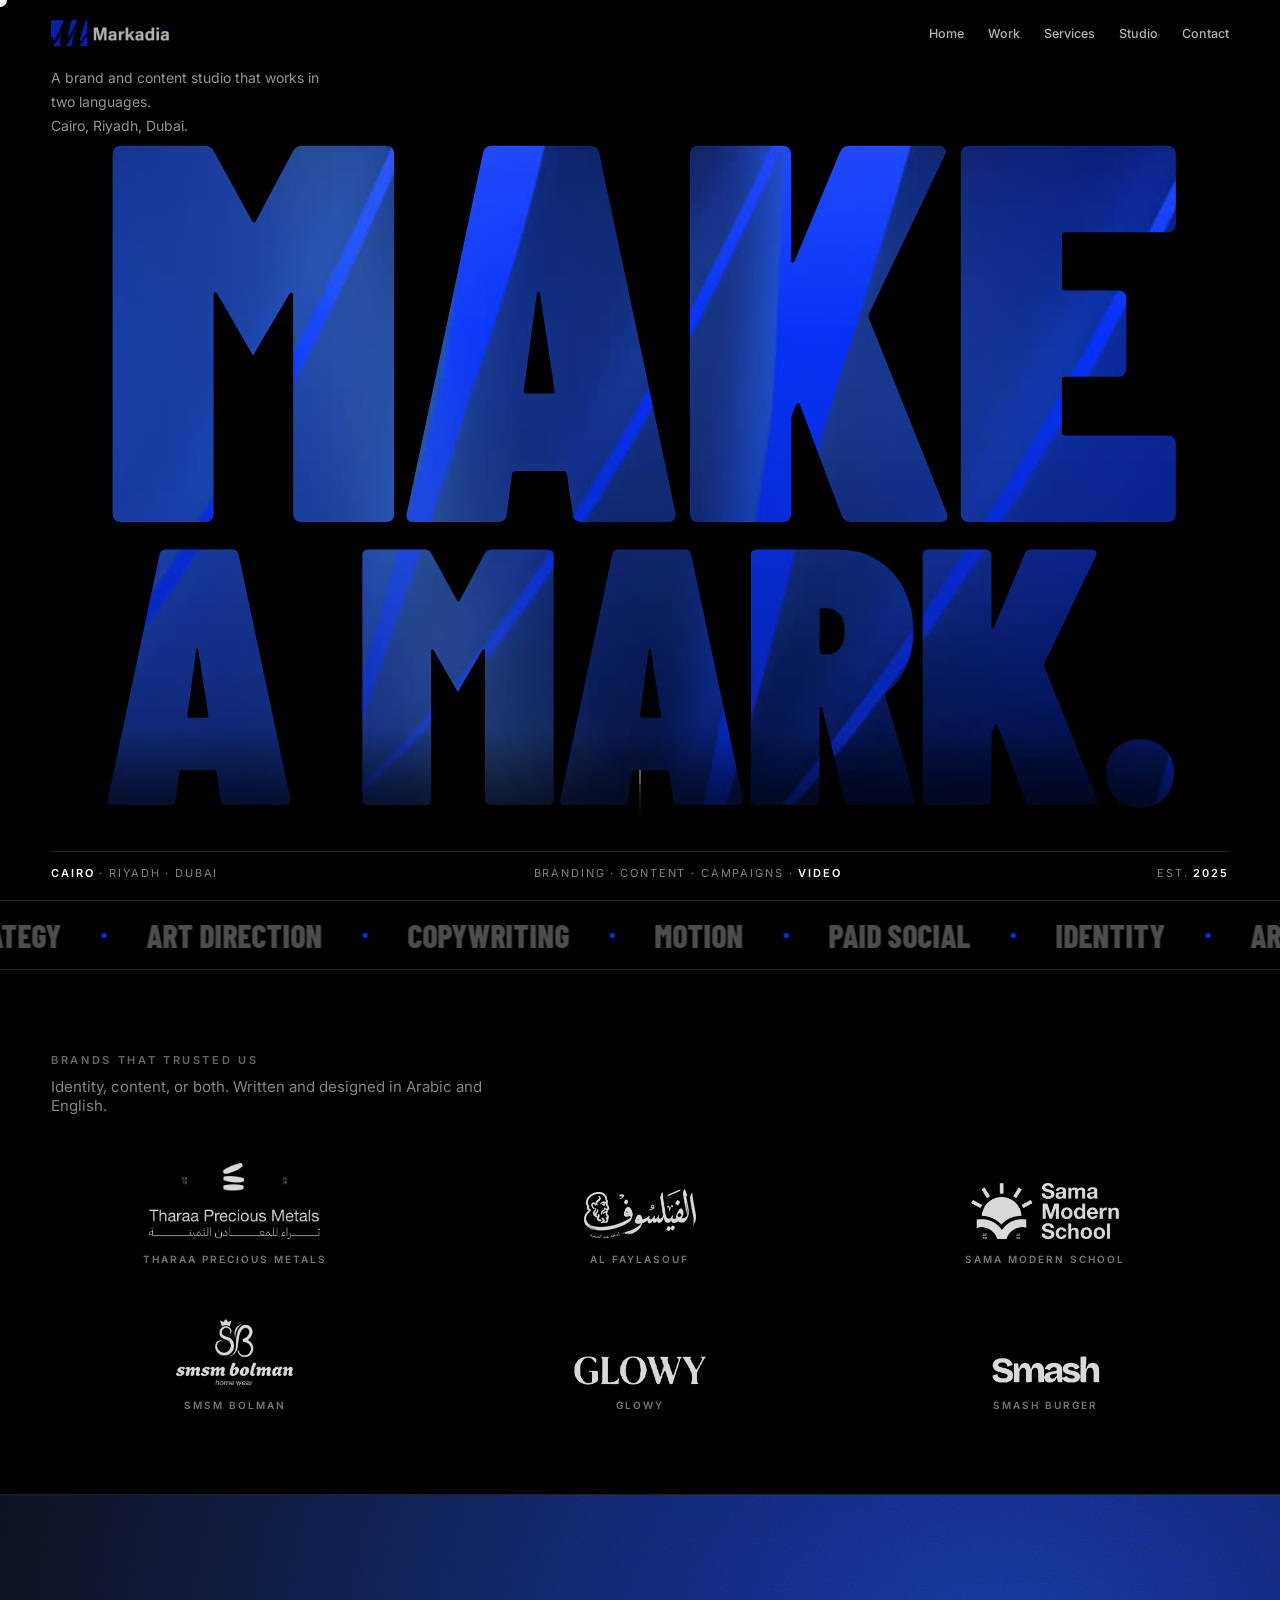
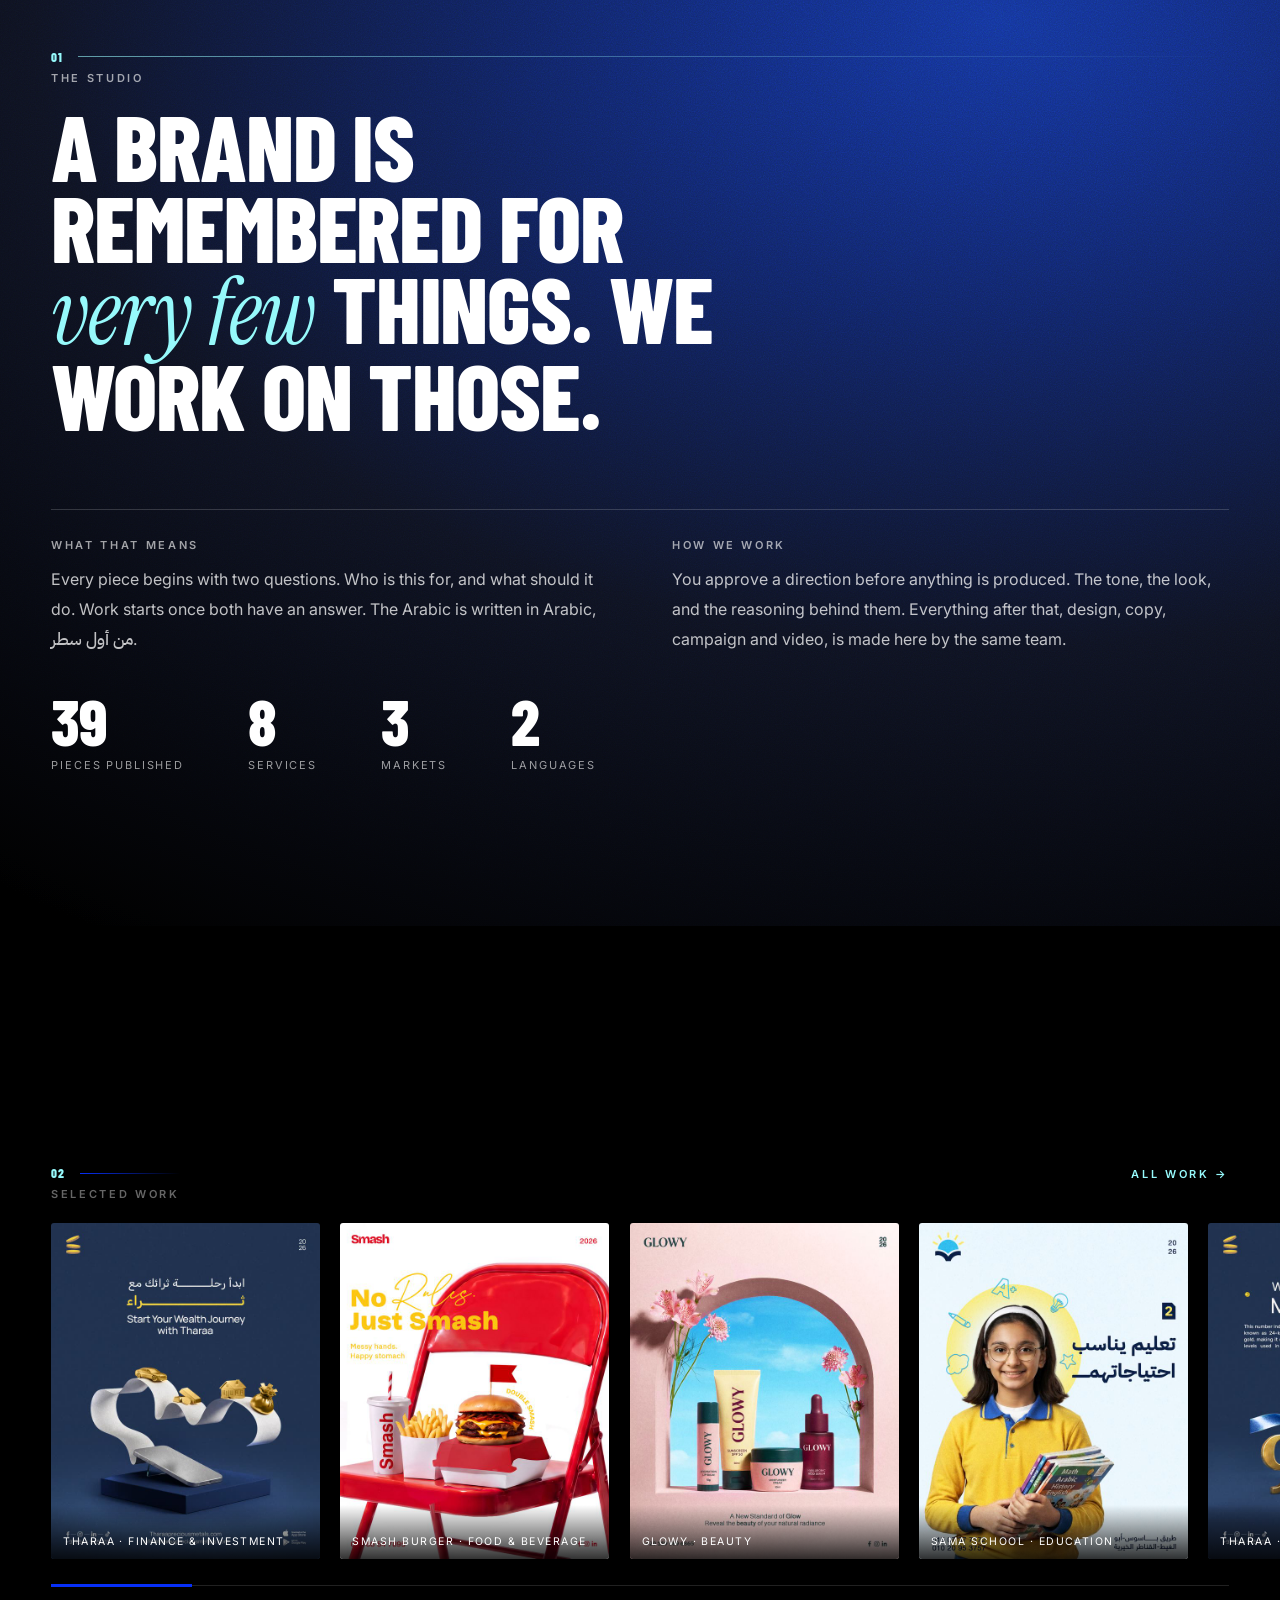
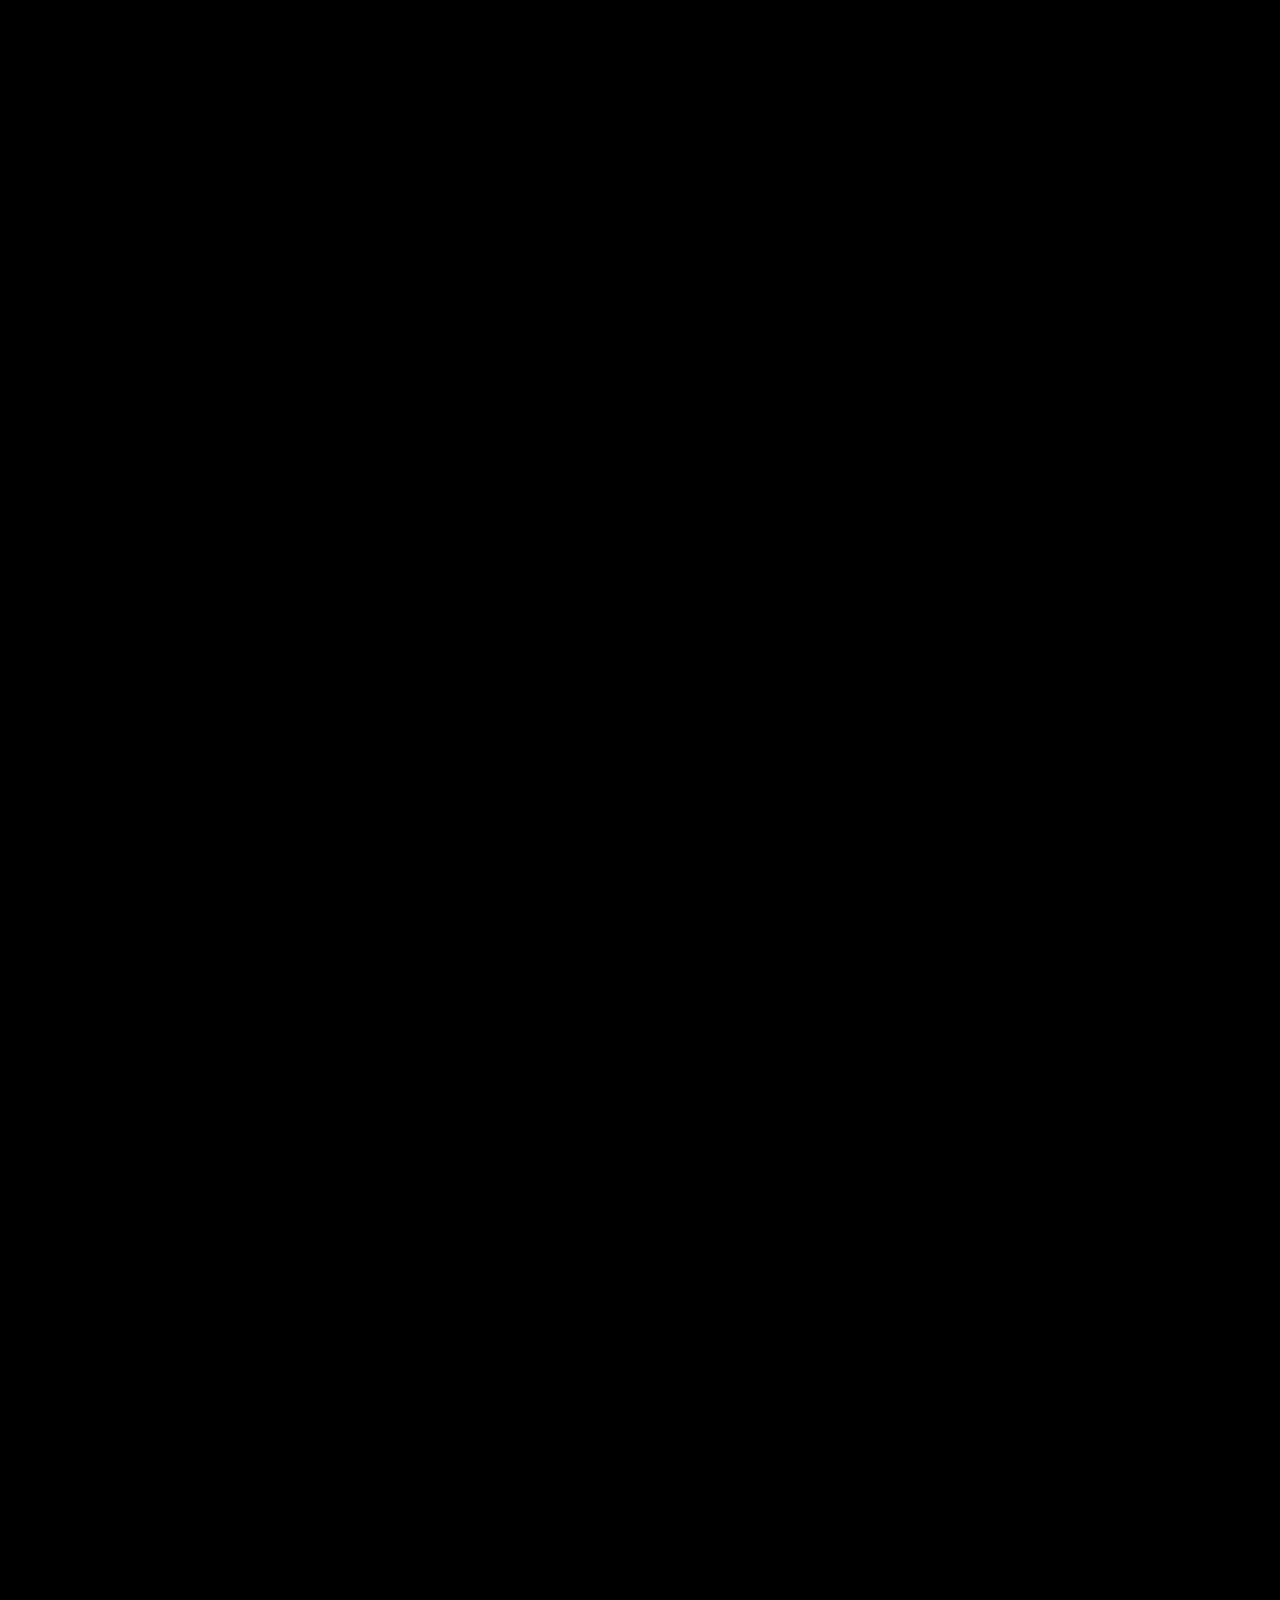
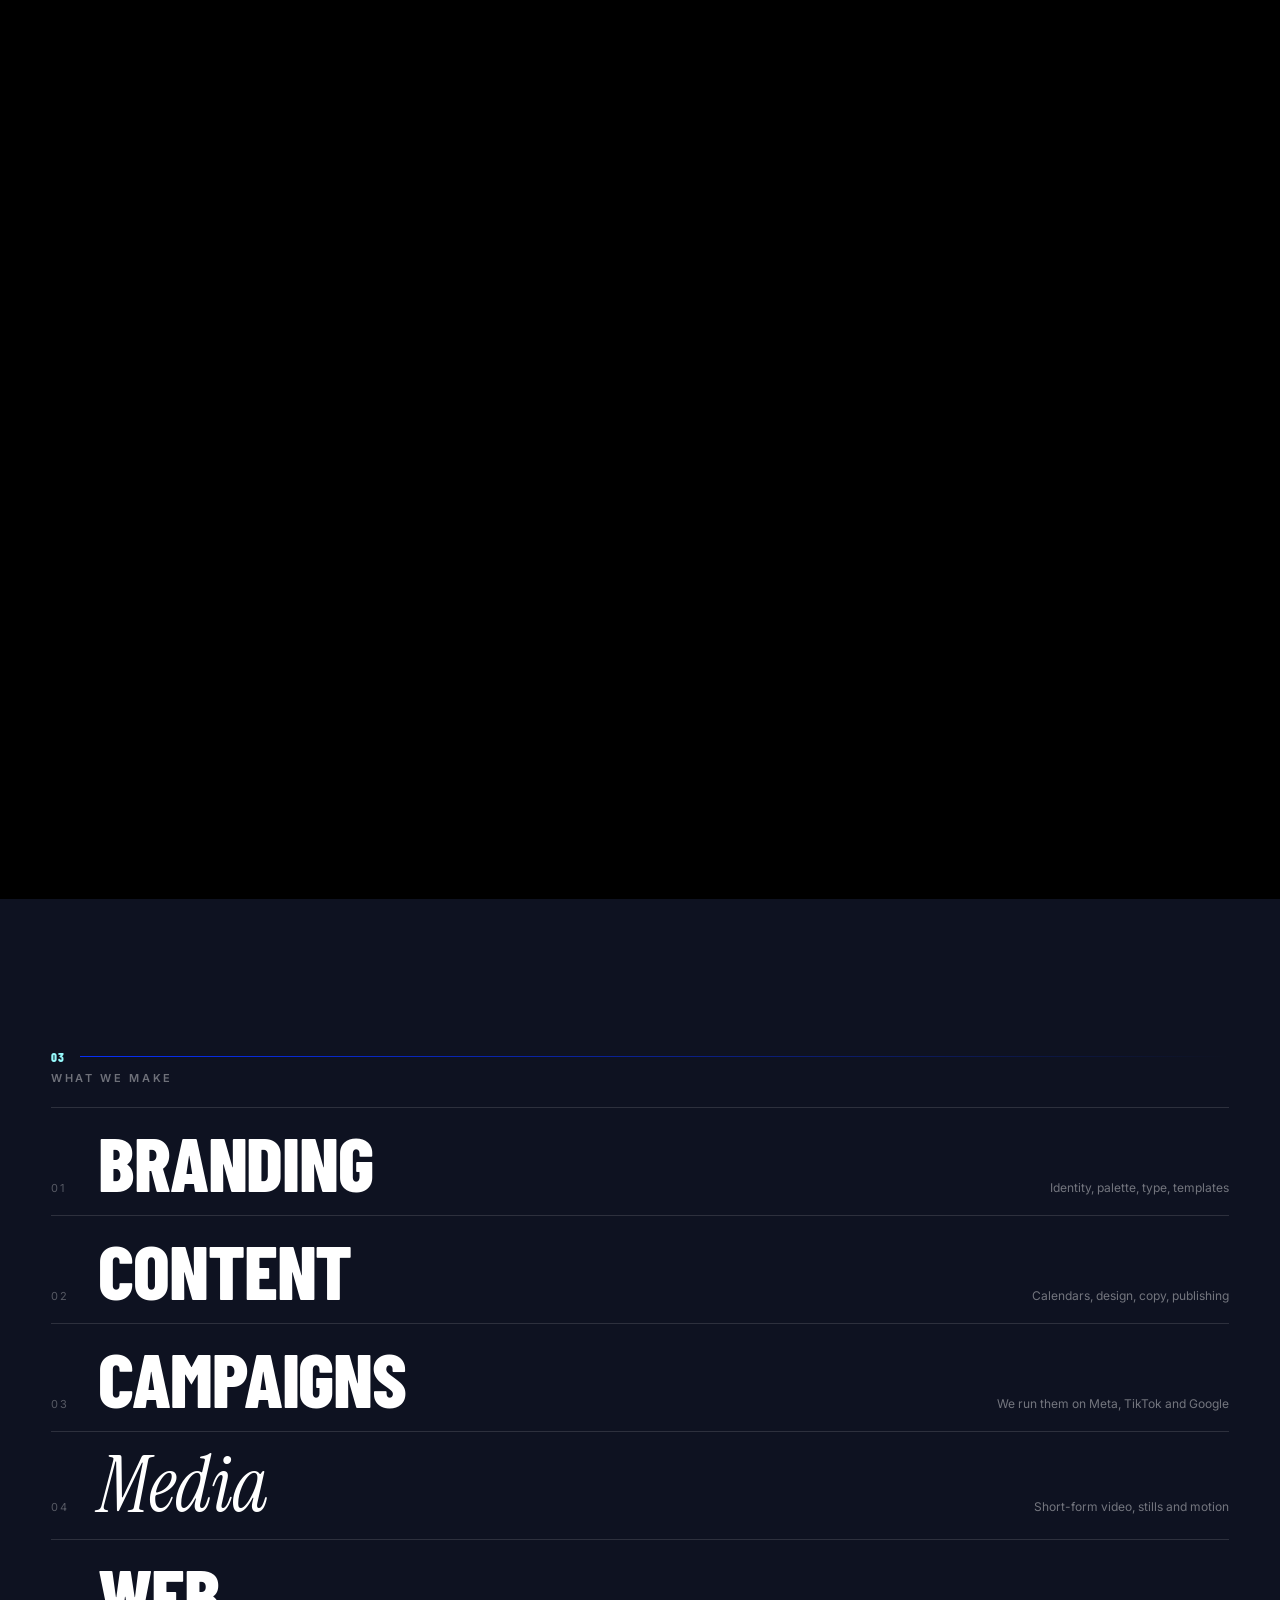
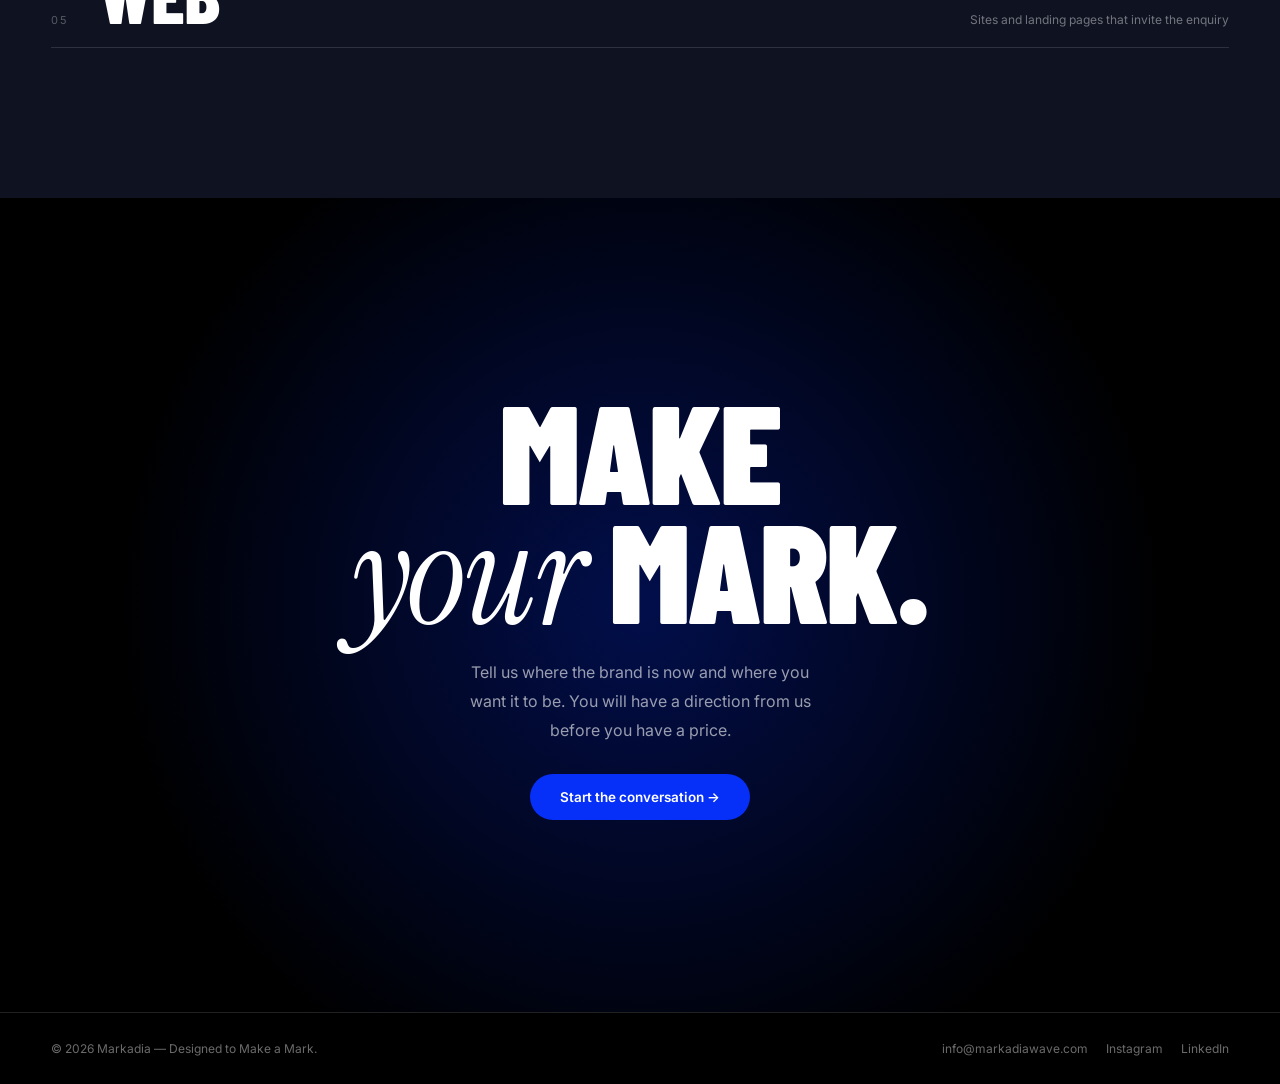
<file: index.html>
<!doctype html>
<html lang="en" class="no-js">
<head>
<meta charset="utf-8">
<meta name="viewport" content="width=device-width, initial-scale=1">
<title>Markadia — Designed to Make a Mark</title>
<link rel="canonical" href="https://markadiawave.com/">
<meta name="description" content="A brand and content studio working in Arabic and English, for companies in Egypt, Saudi Arabia and the UAE. Strategy, design, campaigns and video from one team.">
<meta property="og:title" content="Markadia | Your Growth Partner in Egypt and the Gulf">
<meta property="og:description" content="A bilingual marketing and branding agency for companies in Egypt, Saudi Arabia and the UAE. Strategy, content, design, paid ads and video, written for each market rather than translated into it.">
<meta property="og:type" content="website">
<meta property="og:url" content="https://markadiawave.com/">
<meta property="og:site_name" content="Markadia">
<meta property="og:locale" content="en_US">
<meta property="og:image" content="https://markadiawave.com/og-image.png">
<meta property="og:image:type" content="image/png">
<meta property="og:image:width" content="1200">
<meta property="og:image:height" content="630">
<meta property="og:image:alt" content="Markadia — Designed To Make A Mark.">
<meta name="twitter:card" content="summary_large_image">
<meta name="twitter:title" content="Markadia | Your Growth Partner in Egypt and the Gulf">
<meta name="twitter:description" content="A bilingual marketing and branding agency for companies in Egypt, Saudi Arabia and the UAE. Strategy, content, design, paid ads and video, written for each market rather than translated into it.">
<meta name="twitter:image" content="https://markadiawave.com/og-image.png">
<script type="application/ld+json">
{
  "@context": "https://schema.org",
  "@type": "MarketingAgency",
  "name": "Markadia",
  "url": "https://markadiawave.com",
  "description": "Bilingual digital marketing and branding agency helping businesses grow across Egypt and the GCC.",
  "areaServed": [
    "Egypt",
    "Saudi Arabia",
    "United Arab Emirates",
    "GCC"
  ],
  "email": "info@markadiawave.com",
  "sameAs": [
    "https://www.facebook.com/profile.php?id=61589182690085",
    "https://www.instagram.com/Markadiaagency",
    "https://www.linkedin.com/company/markadiaagency"
  ]
}
</script>

<link rel="icon" href="favicon.ico" sizes="any">
<link rel="icon" href="assets/brand/icon-512.png" type="image/png">
<link rel="apple-touch-icon" href="assets/brand/apple-touch-icon.png">
<meta name="theme-color" content="#062FF8">

<link rel="preconnect" href="https://fonts.googleapis.com">
<link rel="preconnect" href="https://fonts.gstatic.com" crossorigin>
<link href="https://fonts.googleapis.com/css2?family=Barlow+Condensed:wght@500;700;800;900&family=IBM+Plex+Sans+Arabic:wght@400;500&family=Inter:wght@400;500;600&family=Instrument+Serif:ital@0;1&display=swap" rel="stylesheet">

<link rel="stylesheet" href="assets/site.css">
<script>document.documentElement.className="js"</script>
</head>
<body>
<a class="skip" href="#main">Skip to content</a>
<div class="progress" id="progress" aria-hidden="true"></div>
<div class="cursor" id="cursor" aria-hidden="true"></div>

<nav class="nav">
  <a class="mark" href="index.html">
    <img src="assets/brand/logo-dark-nav.png" width="561" height="124"
         alt="Markadia — Designed to Make a Mark.">
  </a>
  <ul>
    <li><a href="index.html" aria-current="page">Home</a></li>
    <li><a href="portfolio.html">Work</a></li>
    <li><a href="services.html">Services</a></li>
    <li><a href="about.html">Studio</a></li>
    <li><a href="contact.html">Contact</a></li>
  </ul>
</nav>

<main id="main">

<!-- 01 ───────────────────────────────────────────────── -->
<header class="ko">
  <div class="ko-film" id="koFilm" aria-hidden="true">
    <video class="ko-reel" muted loop playsinline preload="none"
           data-loop="assets/video/brand/mark-loop.mp4"
           poster="assets/video/brand/mark-loop-poster.jpg"></video>
  </div>
  <div class="ko-plate">
    <h1 class="display" data-fit-group><span data-fit>Make</span><span data-fit>A Mark.</span></h1>
  </div>
  <div class="ko-edge" aria-hidden="true"></div>

  <p class="ko-lead">A brand and content studio that works in two languages.<br>Cairo, Riyadh, Dubai.</p>
  <div class="scrollcue" aria-hidden="true"></div>
  <div class="ko-foot">
    <div><b>Cairo</b> · Riyadh · Dubai</div>
    <div>Branding · Content · Campaigns · <b>Video</b></div>
    <div>Est. <b>2025</b></div>
  </div>
</header>

<div class="mq" aria-hidden="true">
  <div class="mq-track" id="mqTrack">
    <span>Strategy</span><span>Art Direction</span><span>Copywriting</span><span>Motion</span>
    <span>Paid Social</span><span>Identity</span><span>Arabic &amp; English</span>
    <span>Strategy</span><span>Art Direction</span><span>Copywriting</span><span>Motion</span>
    <span>Paid Social</span><span>Identity</span><span>Arabic &amp; English</span>
  </div>
</div>

<!-- the roster ────────────────────────────── -->
<section class="trust">
  <div class="trust-in">
    <h2 class="eyebrow">Brands that trusted us</h2>
    <p>Identity, content, or both. Written and designed in Arabic and English.</p>
    <ul class="trust-row">
      <li><img src="assets/clients/tharaa.png" data-c="tharaa" width="449" height="200"
               alt="Tharaa Precious Metals" loading="lazy"><span>Tharaa Precious Metals</span></li>
      <li><img src="assets/clients/faylasouf.png" data-c="faylasouf" width="447" height="200"
               alt="Al Faylasouf (الفيلسوف)" loading="lazy"><span>Al Faylasouf</span></li>
      <li><img src="assets/clients/sama.png" data-c="sama" width="528" height="200"
               alt="Sama Modern School" loading="lazy"><span>Sama Modern School</span></li>
      <li><img src="assets/clients/smsm.png" data-c="smsm" width="354" height="200"
               alt="smsm bolman home wear" loading="lazy"><span>smsm bolman</span></li>
      <li><img src="assets/clients/glowy.png" data-c="glowy" width="908" height="200"
               alt="Glowy" loading="lazy"><span>Glowy</span></li>
      <li><img src="assets/clients/smash.png" data-c="smash" width="766" height="200"
               alt="Smash Burger" loading="lazy"><span>Smash Burger</span></li>
    </ul>
  </div>
</section>

<!-- 02 ───────────────────────────────────────────────── -->
<section class="paper">
  <div class="wrap">
    <div class="idx"><span class="no">01</span></div>
    <h2 class="eyebrow">The studio</h2>
    <p class="statement" data-split>A brand is remembered for <em class="it">very few</em> things. We work on those.</p>
    <div class="cols">
      <div>
        <div class="eyebrow">What that means</div>
        <p>Every piece begins with two questions. Who is this for, and what should it
           do. Work starts once both have an answer. The Arabic is written in
           Arabic, <span class="ar" dir="rtl">من أول سطر</span>.</p>
      </div>
      <div>
        <div class="eyebrow">How we work</div>
        <p>You approve a direction before anything is produced. The tone, the look,
           and the reasoning behind them. Everything after that, design, copy,
           campaign and video, is made here by the same team.</p>
      </div>
    </div>
    <div class="figs">
      <div class="fig"><b data-count="39">39</b><span>Pieces published</span></div>
      <div class="fig"><b data-count="8">8</b><span>Services</span></div>
      <div class="fig"><b data-count="3">3</b><span>Markets</span></div>
      <div class="fig"><b data-count="2">2</b><span>Languages</span></div>
    </div>
  </div>
</section>

<!-- 03 ───────────────────────────────────────────────── -->
<section class="rail" id="rail">
  <div class="rail-pin">
    <div class="rail-head">
      <div><div class="idx"><span class="no">02</span></div>
      <h2 class="eyebrow">Selected work</h2></div>
      <a class="eyebrow" href="portfolio.html" style="color:var(--cyan)">All work →</a>
    </div>
    <div class="rail-track" id="railTrack"></div>
    <div class="rail-bar" aria-hidden="true"><i id="railBar"></i></div>
  </div>
</section>

<!-- 04 ───────────────────────────────────────────────── -->
<section class="disc">
  <div style="max-width:1180px;margin:0 auto">
    <div class="idx"><span class="no">03</span></div>
    <h2 class="eyebrow">What we make</h2>
  </div>
  <ol>
    <li><a class="row" href="services.html"><span class="n">01</span>
      <span class="t">Branding</span><span class="d">Identity, palette, type, templates</span></a></li>
    <li><a class="row" href="services.html"><span class="n">02</span>
      <span class="t">Content</span><span class="d">Calendars, design, copy, publishing</span></a></li>
    <li><a class="row" href="services.html"><span class="n">03</span>
      <span class="t">Campaigns</span><span class="d">We run them on Meta, TikTok and Google</span></a></li>
    <li><a class="row" href="services.html"><span class="n">04</span>
      <span class="t it">Media</span><span class="d">Short-form video, stills and motion</span></a></li>
    <li><a class="row" href="services.html"><span class="n">05</span>
      <span class="t">Web</span><span class="d">Sites and landing pages that invite the enquiry</span></a></li>
  </ol>
</section>



<!-- 04 ───────────────────────────────────────────────── -->
<section class="close">
  <h2>Make<br><em class="it" style="text-transform:none">your</em> mark.</h2>
  <p>Tell us where the brand is now and where you want it to be. You will have
     a direction from us before you have a price.</p>
  <a class="btn" href="contact.html">Start the conversation →</a>
</section>

</main>

<footer>
  <div>© <span id="yr">2026</span> Markadia — Designed to Make a Mark.</div>
  <div class="fl">
    <a href="mailto:info@markadiawave.com">info@markadiawave.com</a>
    <a href="https://www.instagram.com/Markadiaagency" target="_blank" rel="noopener">Instagram</a>
    <a href="https://www.linkedin.com/company/markadiaagency" target="_blank" rel="noopener">LinkedIn</a>
  </div>
</footer>

<script src="assets/site.js" defer></script>
</body>
</html>
</file>
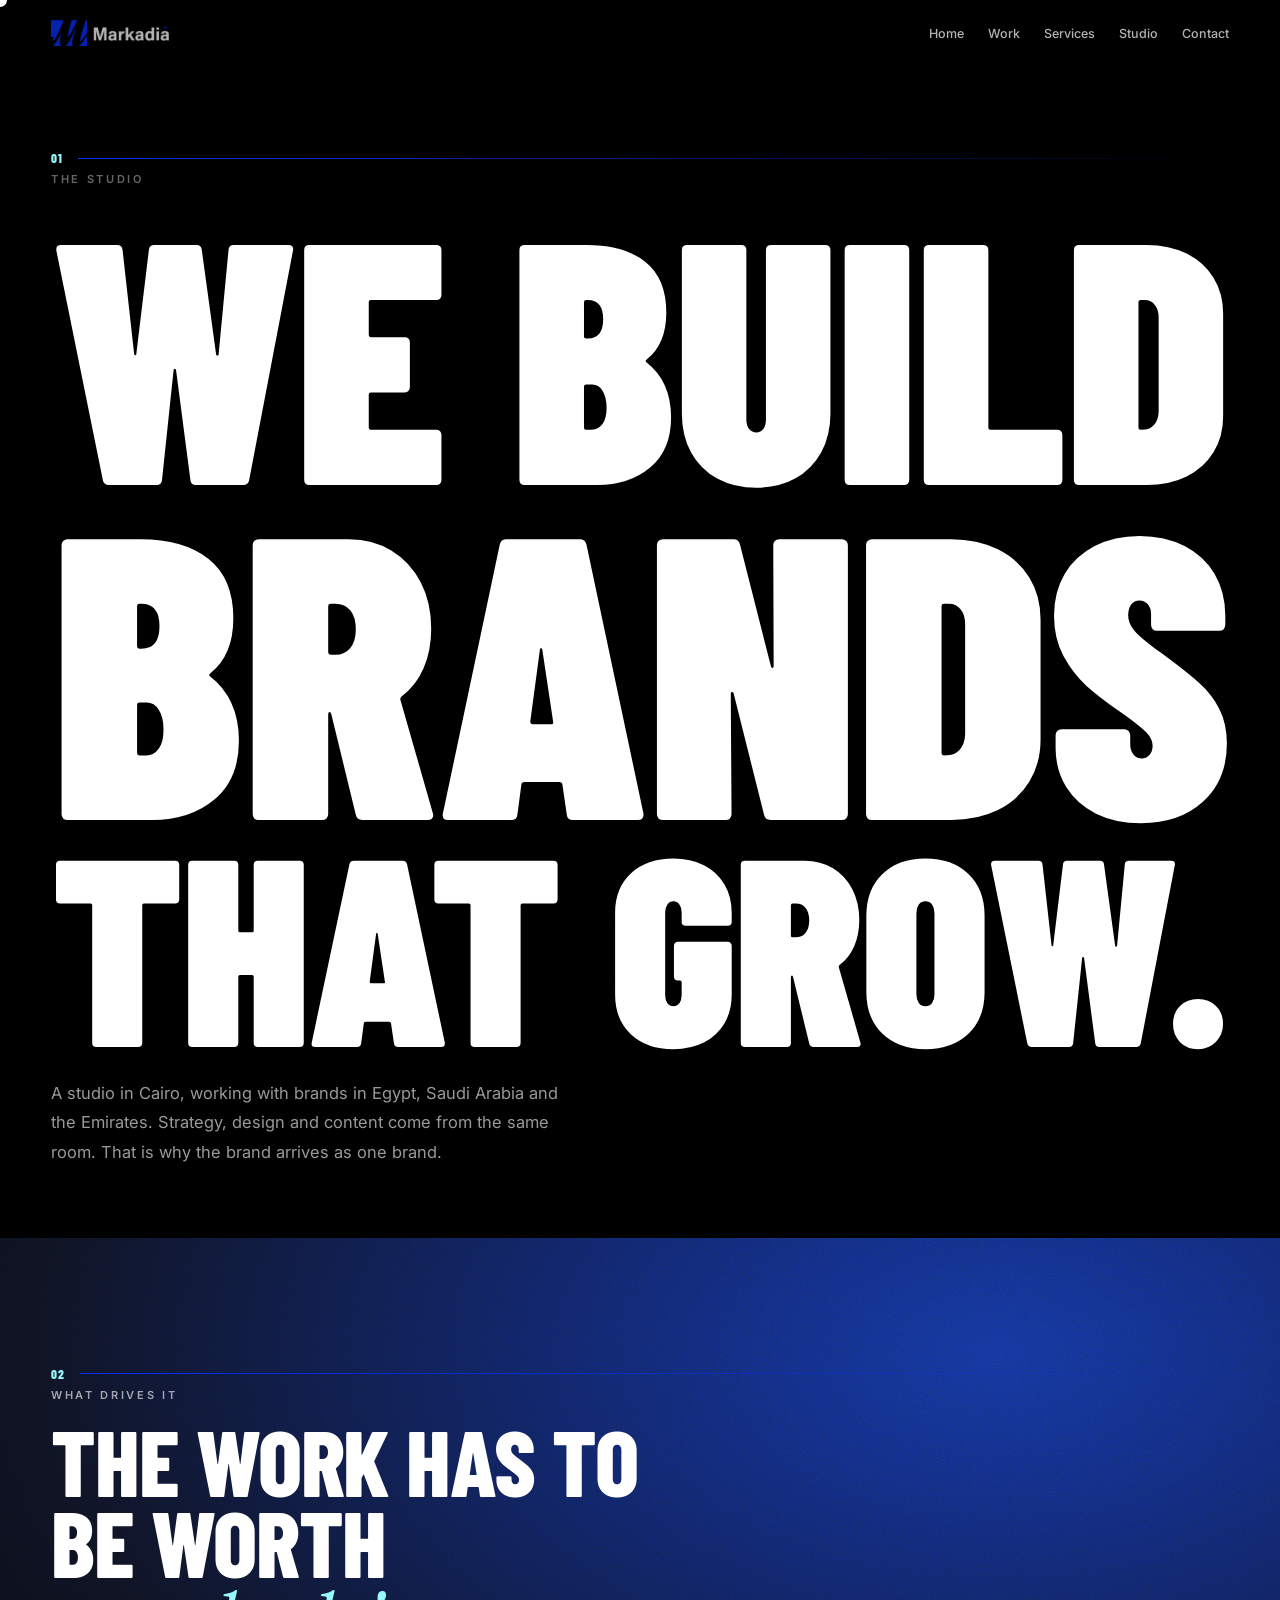
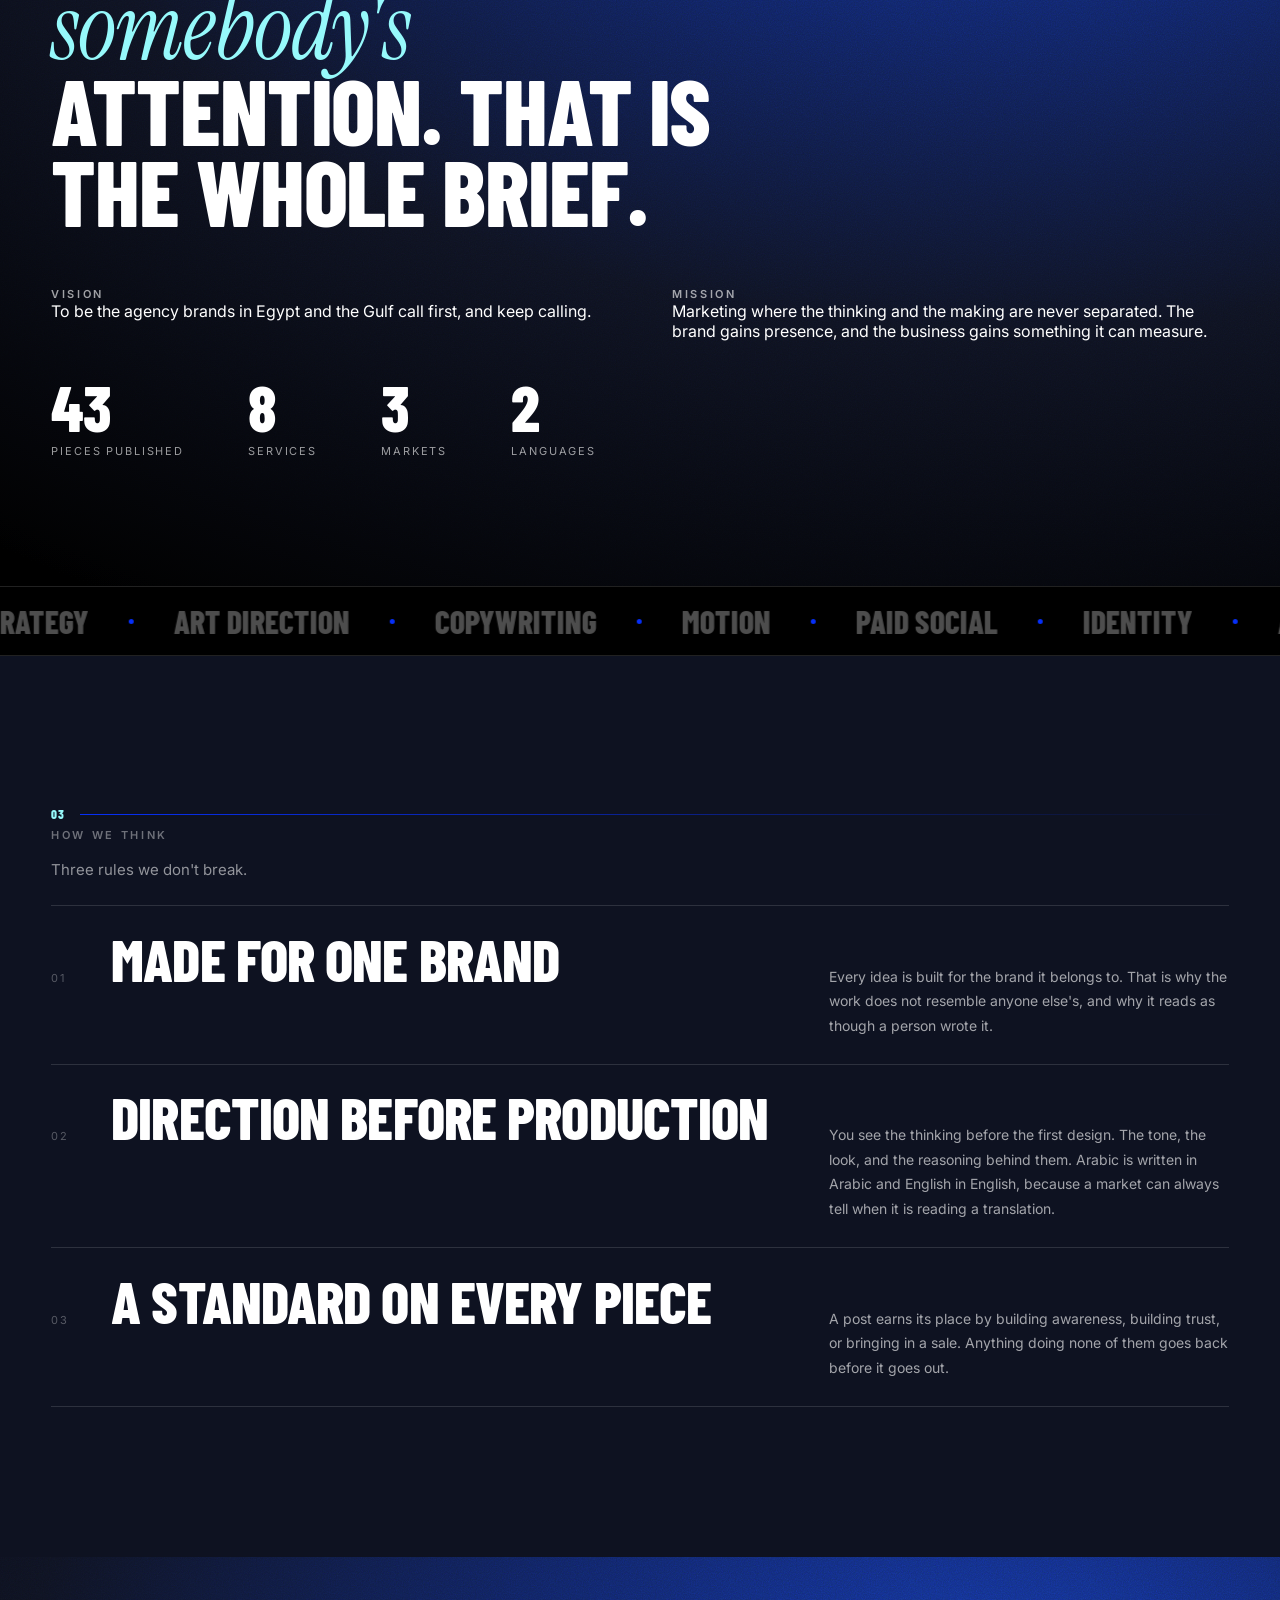
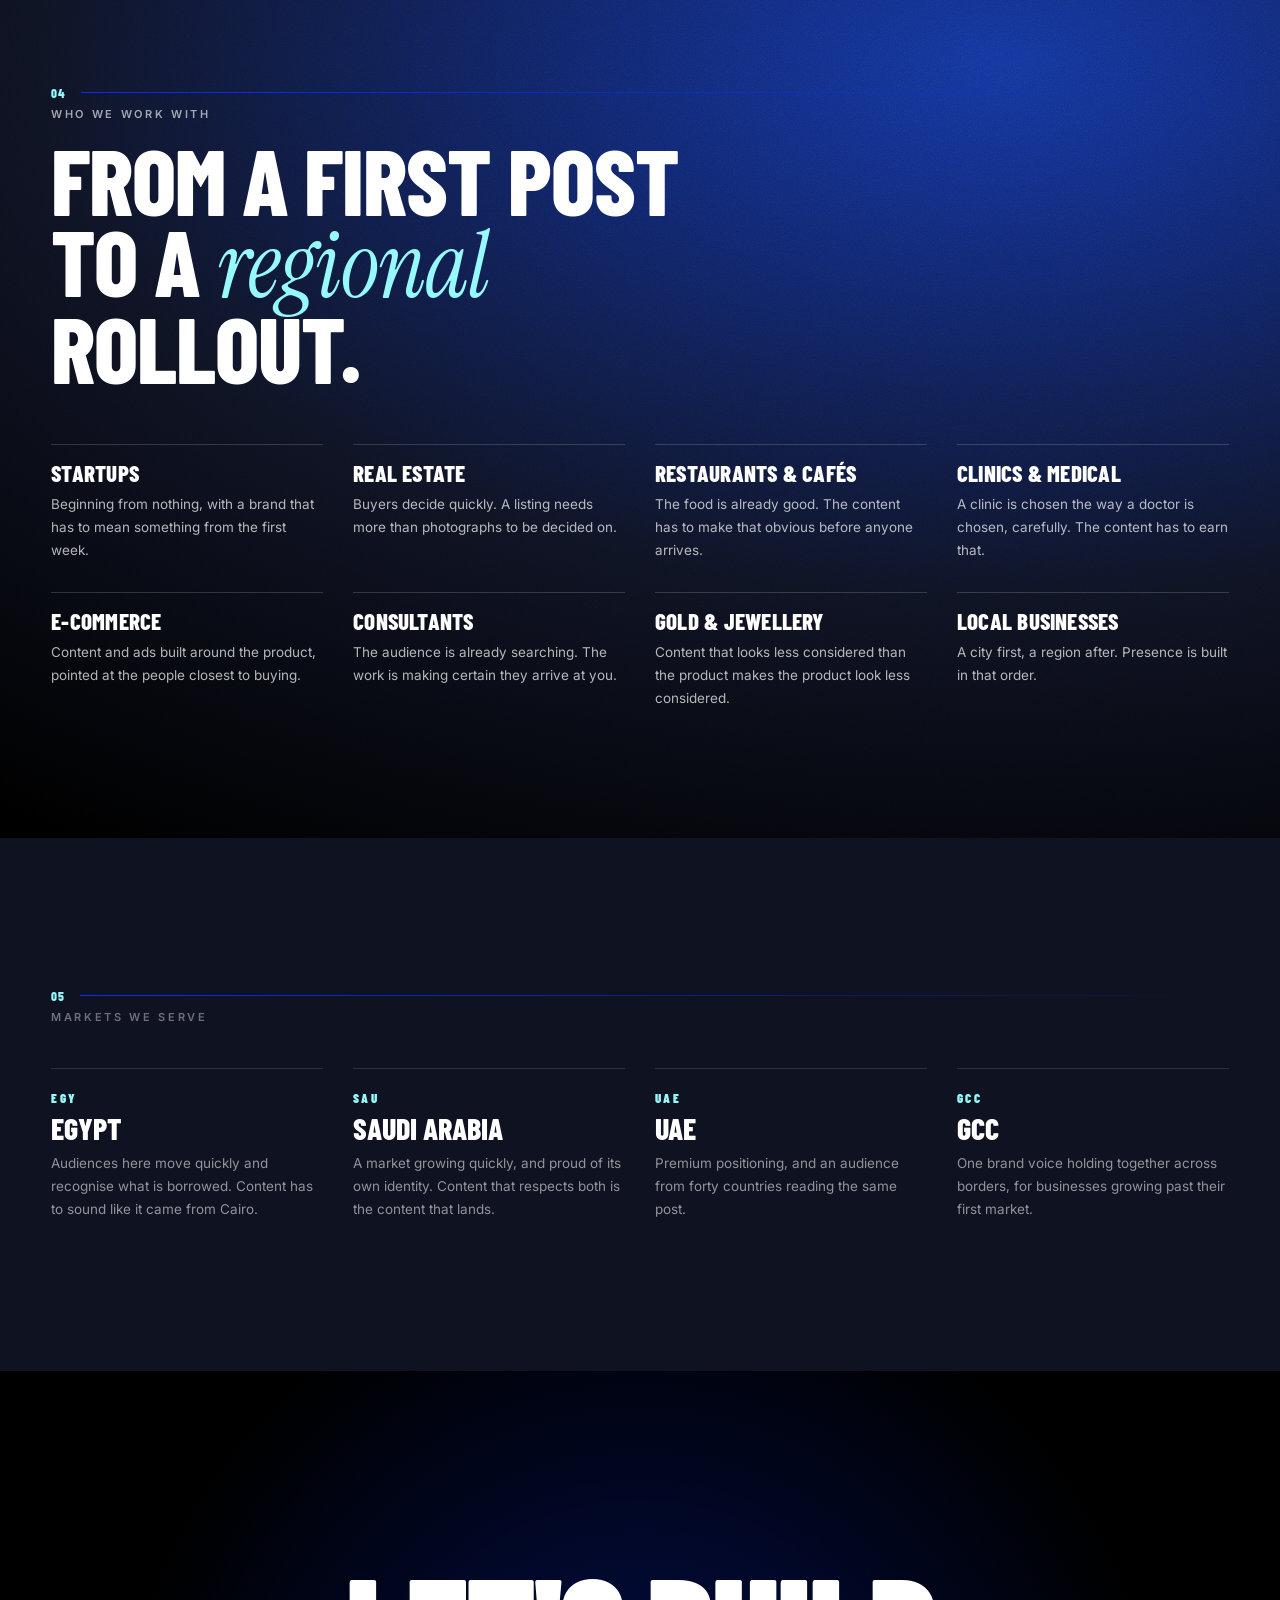
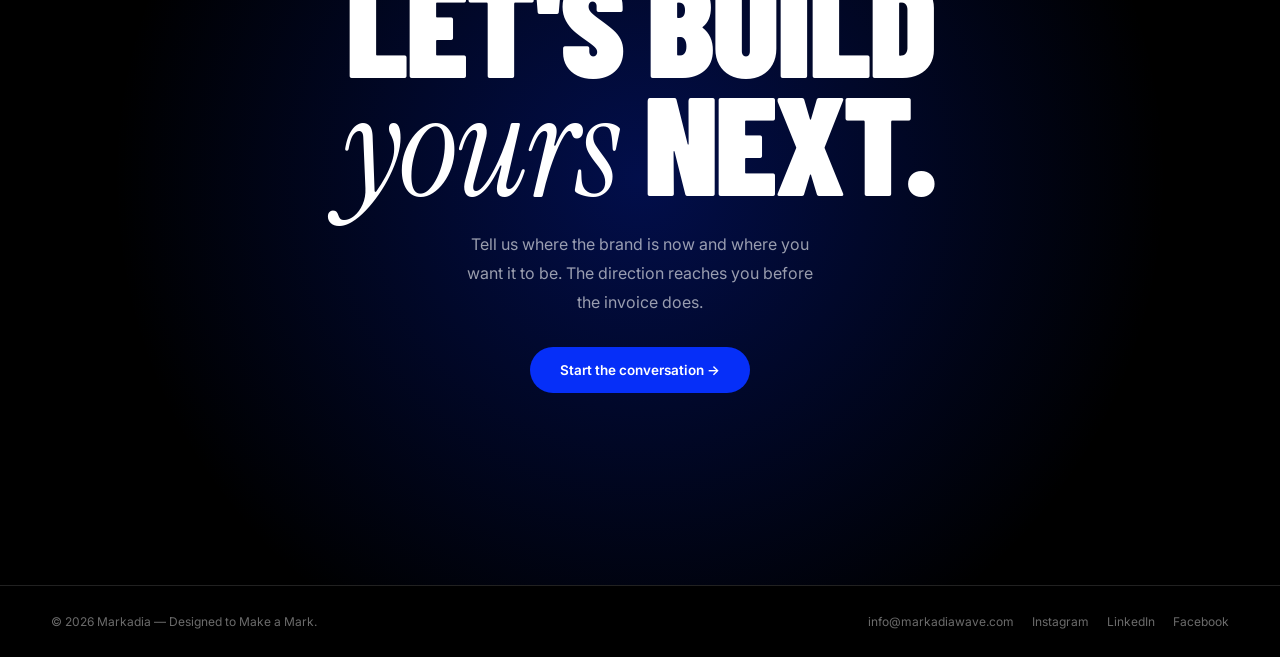
<file: about.html>
<!doctype html>
<html lang="en" class="no-js">
<head>
<meta charset="utf-8">
<meta name="viewport" content="width=device-width, initial-scale=1">
<title>About Markadia | How We Work</title>
<link rel="canonical" href="https://markadiawave.com/about.html">
<meta name="description" content="How Markadia works, what it believes, who it helps, and why brands across Egypt, Saudi Arabia and the UAE choose it.">
<meta property="og:title" content="About Markadia | How We Work">
<meta property="og:description" content="How Markadia works, what it believes, who it helps, and why brands across Egypt, Saudi Arabia and the UAE choose it.">
<meta property="og:type" content="website">
<meta property="og:url" content="https://markadiawave.com/about.html">
<meta property="og:site_name" content="Markadia">
<meta property="og:locale" content="en_US">
<meta property="og:image" content="https://markadiawave.com/og-image.png">
<meta property="og:image:width" content="1200">
<meta property="og:image:height" content="630">
<meta name="twitter:card" content="summary_large_image">
<meta name="twitter:title" content="About Markadia | How We Work">
<meta name="twitter:description" content="How Markadia works, what it believes, who it helps, and why brands across Egypt, Saudi Arabia and the UAE choose it.">
<meta name="twitter:image" content="https://markadiawave.com/og-image.png">
<link rel="icon" href="favicon.ico" sizes="any">
<link rel="icon" href="assets/brand/icon-512.png" type="image/png">
<link rel="apple-touch-icon" href="assets/brand/apple-touch-icon.png">
<meta name="theme-color" content="#062FF8">

<link rel="preconnect" href="https://fonts.googleapis.com">
<link rel="preconnect" href="https://fonts.gstatic.com" crossorigin>
<link href="https://fonts.googleapis.com/css2?family=Barlow+Condensed:wght@500;700;800;900&family=IBM+Plex+Sans+Arabic:wght@400;500&family=Inter:wght@400;500;600&family=Instrument+Serif:ital@0;1&display=swap" rel="stylesheet">

<link rel="stylesheet" href="assets/site.css">
<script>document.documentElement.className="js"</script>
</head>
<body>
<a class="skip" href="#main">Skip to content</a>
<div class="progress" id="progress" aria-hidden="true"></div>
<div class="cursor" id="cursor" aria-hidden="true"></div>

<nav class="nav">
  <a class="mark" href="index.html">
    <img src="assets/brand/logo-dark-nav.png" width="561" height="124"
         alt="Markadia — Designed to Make a Mark.">
  </a>
  <ul>
    <li><a href="index.html">Home</a></li>
    <li><a href="portfolio.html">Work</a></li>
    <li><a href="services.html">Services</a></li>
    <li><a href="about.html" aria-current="page">Studio</a></li>
    <li><a href="contact.html">Contact</a></li>
  </ul>
</nav>

<main id="main">
<header class="phead">
  <div class="phead-in">
    <div class="idx"><span class="no">01</span></div>
    <div class="eyebrow">The studio</div>
    <h1 data-fit-group>
      <span data-fit>We build</span>
      <span data-fit>brands</span>
      <span data-fit>that grow.</span>
    </h1>
    <p class="lede">A studio in Cairo, working with brands in Egypt, Saudi Arabia and the Emirates. Strategy, design and content come from the same room. That is why the brand arrives as one brand.</p>
  </div>
</header>
<section class="band">
  <div class="wrap">
    <div class="idx"><span class="no">02</span></div>
    <h2 class="eyebrow">What drives it</h2>
    <p class="statement" data-split>The work has to be worth <em class="it">somebody's</em> attention. That is the whole brief.</p>
    <div class="duo">
      <div><div class="eyebrow">Vision</div>
        <p>To be the agency brands in Egypt and the Gulf call first, and keep calling.</p></div>
      <div><div class="eyebrow">Mission</div>
        <p>Marketing where the thinking and the making are never separated. The brand
           gains presence, and the business gains something it can measure.</p></div>
    </div>
    <div class="figs">
      <div class="fig"><b data-count="43">43</b><span>Pieces published</span></div>
      <div class="fig"><b data-count="8">8</b><span>Services</span></div>
      <div class="fig"><b data-count="3">3</b><span>Markets</span></div>
      <div class="fig"><b data-count="2">2</b><span>Languages</span></div>
    </div>
  </div>
</section>
<div class="mq" aria-hidden="true">
  <div class="mq-track" id="mqTrack">
    <span>Strategy</span>
    <span>Art Direction</span>
    <span>Copywriting</span>
    <span>Motion</span>
    <span>Paid Social</span>
    <span>Identity</span>
    <span>Arabic &amp; English</span>
    <span>Strategy</span>
    <span>Art Direction</span>
    <span>Copywriting</span>
    <span>Motion</span>
    <span>Paid Social</span>
    <span>Identity</span>
    <span>Arabic &amp; English</span>
  </div>
</div>

<section class="disc">
  <div style="max-width:1180px;margin:0 auto">
    <div class="idx"><span class="no">03</span></div>
    <h2 class="eyebrow">How we think</h2>
    <p class="lede" style="margin-top:14px">Three rules we don't break.</p>
  </div>
  <ul class="rows">
    <li><div class="row"><span class="n">01</span><span class="t">Made for one brand</span><span class="d">Every idea is built for the brand it belongs to. That is why the work does not resemble anyone else's, and why it reads as though a person wrote it.</span></div></li>
    <li><div class="row"><span class="n">02</span><span class="t">Direction before production</span><span class="d">You see the thinking before the first design. The tone, the look, and the reasoning behind them. Arabic is written in Arabic and English in English, because a market can always tell when it is reading a translation.</span></div></li>
    <li><div class="row"><span class="n">03</span><span class="t">A standard on every piece</span><span class="d">A post earns its place by building awareness, building trust, or bringing in a sale. Anything doing none of them goes back before it goes out.</span></div></li>
  </ul>
</section>

<section class="band">
  <div class="wrap">
    <div class="idx"><span class="no">04</span></div>
    <h2 class="eyebrow">Who we work with</h2>
    <p class="statement" data-split>From a first post to a <em class="it">regional</em> rollout.</p>
    <div class="whos">
      <div class="who"><h3>Startups</h3><p>Beginning from nothing, with a brand that has to mean something from the first week.</p></div>
      <div class="who"><h3>Real Estate</h3><p>Buyers decide quickly. A listing needs more than photographs to be decided on.</p></div>
      <div class="who"><h3>Restaurants & Cafés</h3><p>The food is already good. The content has to make that obvious before anyone arrives.</p></div>
      <div class="who"><h3>Clinics & Medical</h3><p>A clinic is chosen the way a doctor is chosen, carefully. The content has to earn that.</p></div>
      <div class="who"><h3>E-Commerce</h3><p>Content and ads built around the product, pointed at the people closest to buying.</p></div>
      <div class="who"><h3>Consultants</h3><p>The audience is already searching. The work is making certain they arrive at you.</p></div>
      <div class="who"><h3>Gold & Jewellery</h3><p>Content that looks less considered than the product makes the product look less considered.</p></div>
      <div class="who"><h3>Local Businesses</h3><p>A city first, a region after. Presence is built in that order.</p></div>
    </div>
  </div>
</section>

<section class="disc">
  <div style="max-width:1180px;margin:0 auto">
    <div class="idx"><span class="no">05</span></div>
    <h2 class="eyebrow">Markets we serve</h2>
    <div class="mkts">
      <div class="mkt"><span class="mkt-code">EGY</span><h3>Egypt</h3><p>Audiences here move quickly and recognise what is borrowed. Content has to sound like it came from Cairo.</p></div>
      <div class="mkt"><span class="mkt-code">SAU</span><h3>Saudi Arabia</h3><p>A market growing quickly, and proud of its own identity. Content that respects both is the content that lands.</p></div>
      <div class="mkt"><span class="mkt-code">UAE</span><h3>UAE</h3><p>Premium positioning, and an audience from forty countries reading the same post.</p></div>
      <div class="mkt"><span class="mkt-code">GCC</span><h3>GCC</h3><p>One brand voice holding together across borders, for businesses growing past their first market.</p></div>
    </div>
  </div>
</section>
<section class="close">
  <h2>Let's build<br><em class="it" style="text-transform:none">yours</em> next.</h2>
  <p>Tell us where the brand is now and where you want it to be. The direction reaches you before the invoice does.</p>
  <a class="btn" href="contact.html">Start the conversation →</a>
</section>
</main>

<footer>
  <div>© <span id="yr">2026</span> Markadia — Designed to Make a Mark.</div>
  <div class="fl">
    <a href="mailto:info@markadiawave.com">info@markadiawave.com</a>
    <a href="https://www.instagram.com/Markadiaagency" target="_blank" rel="noopener">Instagram</a>
    <a href="https://www.linkedin.com/company/markadiaagency" target="_blank" rel="noopener">LinkedIn</a>
    <a href="https://www.facebook.com/profile.php?id=61589182690085" target="_blank" rel="noopener">Facebook</a>
  </div>
</footer>

<script src="assets/site.js" defer></script>
</body>
</html>
</file>
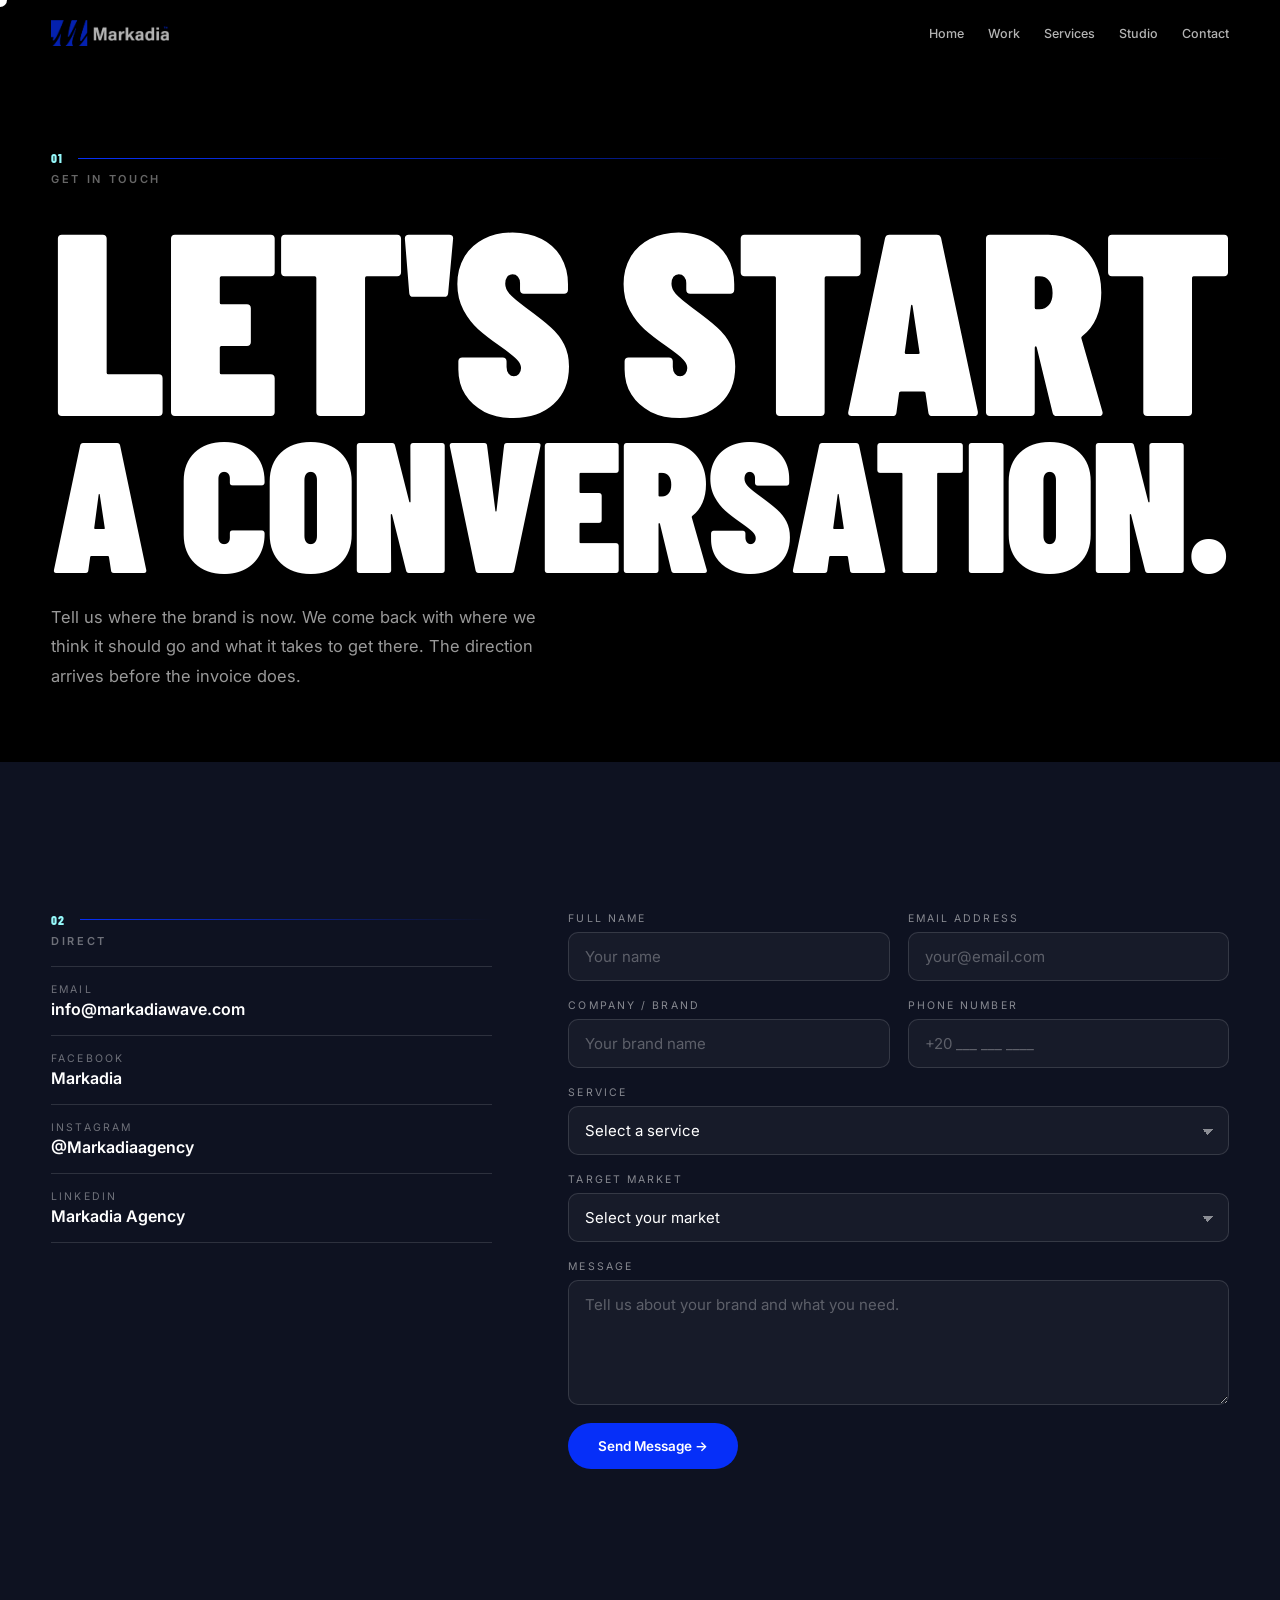
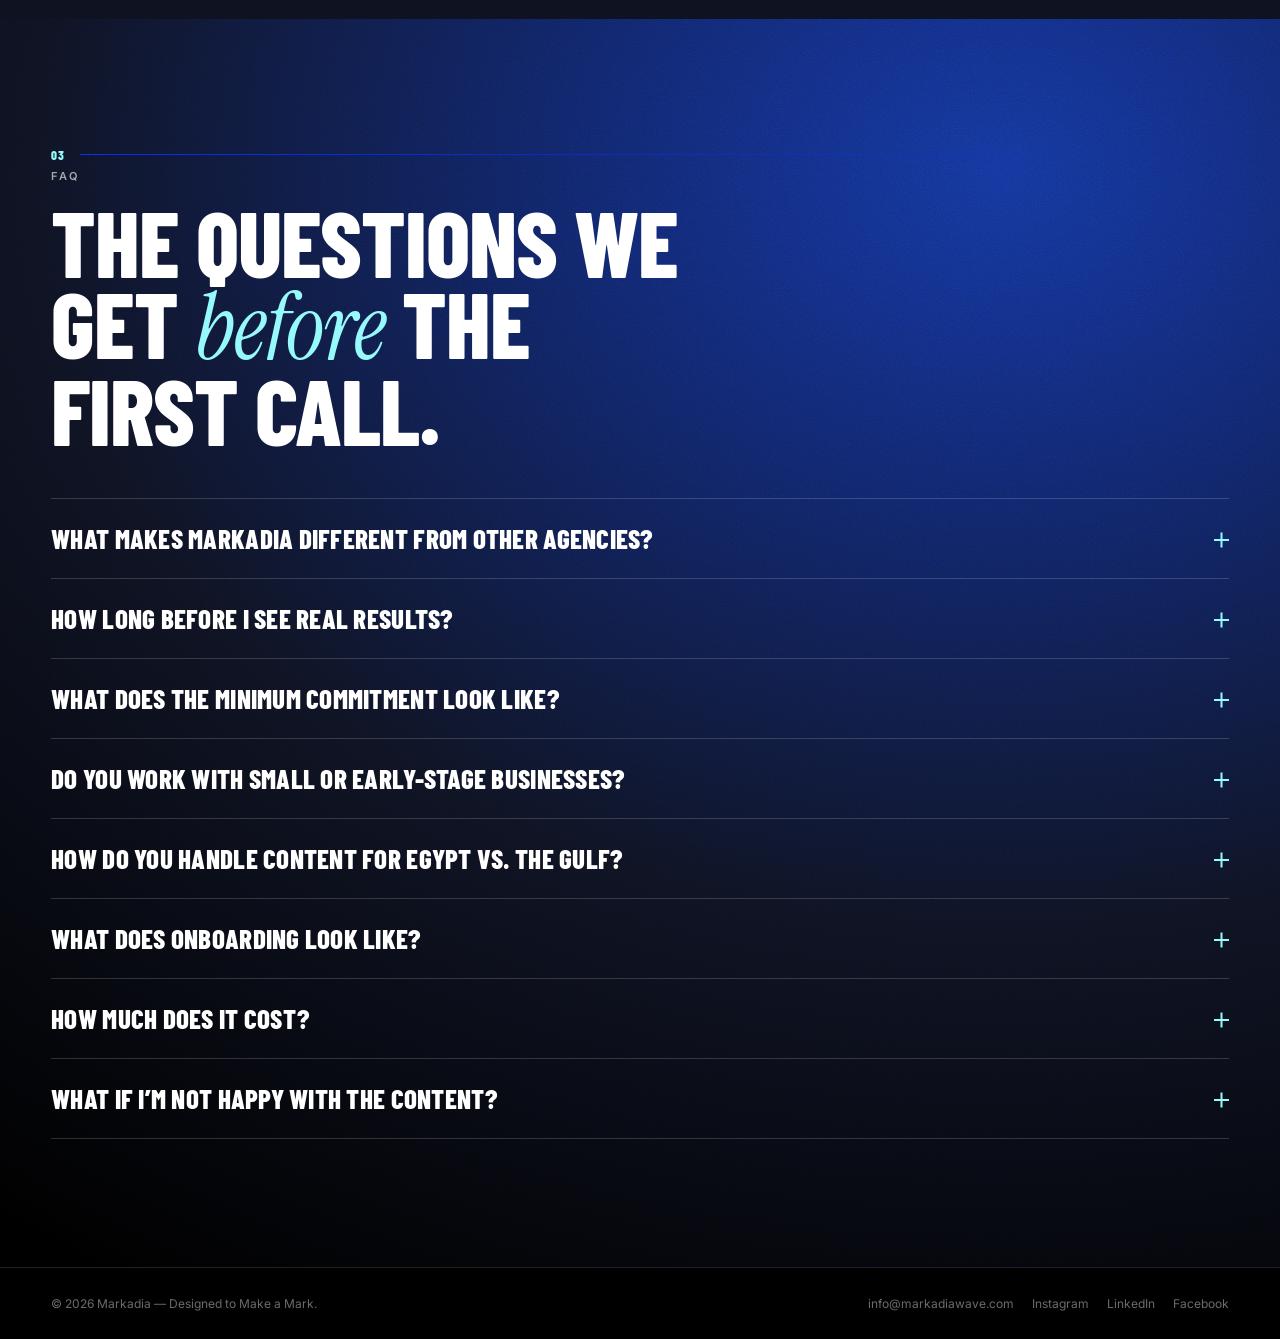
<file: contact.html>
<!doctype html>
<html lang="en" class="no-js">
<head>
<meta charset="utf-8">
<meta name="viewport" content="width=device-width, initial-scale=1">
<title>Contact Markadia | Free Consultation</title>
<link rel="canonical" href="https://markadiawave.com/contact.html">
<meta name="description" content="Tell us where your brand is and where you want it to go. Answers to the questions we hear most, and a form that reaches us directly.">
<meta property="og:title" content="Contact Markadia | Free Consultation">
<meta property="og:description" content="Tell us where your brand is and where you want it to go. Answers to the questions we hear most, and a form that reaches us directly.">
<meta property="og:type" content="website">
<meta property="og:url" content="https://markadiawave.com/contact.html">
<meta property="og:site_name" content="Markadia">
<meta property="og:locale" content="en_US">
<meta property="og:image" content="https://markadiawave.com/og-image.png">
<meta property="og:image:width" content="1200">
<meta property="og:image:height" content="630">
<meta name="twitter:card" content="summary_large_image">
<meta name="twitter:title" content="Contact Markadia | Free Consultation">
<meta name="twitter:description" content="Tell us where your brand is and where you want it to go. Answers to the questions we hear most, and a form that reaches us directly.">
<meta name="twitter:image" content="https://markadiawave.com/og-image.png">
<link rel="icon" href="favicon.ico" sizes="any">
<link rel="icon" href="assets/brand/icon-512.png" type="image/png">
<link rel="apple-touch-icon" href="assets/brand/apple-touch-icon.png">
<meta name="theme-color" content="#062FF8">

<link rel="preconnect" href="https://fonts.googleapis.com">
<link rel="preconnect" href="https://fonts.gstatic.com" crossorigin>
<link href="https://fonts.googleapis.com/css2?family=Barlow+Condensed:wght@500;700;800;900&family=IBM+Plex+Sans+Arabic:wght@400;500&family=Inter:wght@400;500;600&family=Instrument+Serif:ital@0;1&display=swap" rel="stylesheet">

<link rel="stylesheet" href="assets/site.css">
<script>document.documentElement.className="js"</script>
</head>
<body>
<a class="skip" href="#main">Skip to content</a>
<div class="progress" id="progress" aria-hidden="true"></div>
<div class="cursor" id="cursor" aria-hidden="true"></div>

<nav class="nav">
  <a class="mark" href="index.html">
    <img src="assets/brand/logo-dark-nav.png" width="561" height="124"
         alt="Markadia — Designed to Make a Mark.">
  </a>
  <ul>
    <li><a href="index.html">Home</a></li>
    <li><a href="portfolio.html">Work</a></li>
    <li><a href="services.html">Services</a></li>
    <li><a href="about.html">Studio</a></li>
    <li><a href="contact.html" aria-current="page">Contact</a></li>
  </ul>
</nav>

<main id="main">
<header class="phead">
  <div class="phead-in">
    <div class="idx"><span class="no">01</span></div>
    <div class="eyebrow">Get in touch</div>
    <h1 data-fit-group>
      <span data-fit>Let's start</span>
      <span data-fit>a conversation.</span>
    </h1>
    <p class="lede">Tell us where the brand is now. We come back with where we think it should go and what it takes to get there. The direction arrives before the invoice does.</p>
  </div>
</header>
<section class="disc">
  <div class="contact-wrap">
    <div class="contact-side">
      <div class="idx"><span class="no">02</span></div>
      <h2 class="eyebrow">Direct</h2>
      <a class="chan" href="mailto:info@markadiawave.com">
        <span class="chan-k">Email</span><span class="chan-v">info@markadiawave.com</span></a>
      <a class="chan" href="https://www.facebook.com/profile.php?id=61589182690085" target="_blank" rel="noopener">
        <span class="chan-k">Facebook</span><span class="chan-v">Markadia</span></a>
      <a class="chan" href="https://www.instagram.com/Markadiaagency" target="_blank" rel="noopener">
        <span class="chan-k">Instagram</span><span class="chan-v">@Markadiaagency</span></a>
      <a class="chan" href="https://www.linkedin.com/company/markadiaagency" target="_blank" rel="noopener">
        <span class="chan-k">LinkedIn</span><span class="chan-v">Markadia Agency</span></a>
    </div>

    <form class="cform" action="https://formspree.io/f/mlgvjraa" method="POST">
      <div class="f-row">
        <div class="f-g"><label for="name">Full Name</label>
          <input id="name" name="name" type="text" autocomplete="name" placeholder="Your name" required></div>
        <div class="f-g"><label for="email">Email Address</label>
          <input id="email" name="email" type="email" autocomplete="email" placeholder="your@email.com" required></div>
      </div>
      <div class="f-row">
        <div class="f-g"><label for="company">Company / Brand</label>
          <input id="company" name="company" type="text" autocomplete="organization" placeholder="Your brand name"></div>
        <div class="f-g"><label for="phone">Phone Number</label>
          <input id="phone" name="phone" type="tel" autocomplete="tel" placeholder="+20 ___ ___ ____"></div>
      </div>
      <div class="f-g"><label for="service">Service</label>
        <select id="service" name="service">
              <option value="">Select a service</option>
              <option>Social Media Management</option>
              <option>Brand &amp; Visual Identity</option>
              <option>Content &amp; Copywriting</option>
              <option>Media Production</option>
              <option>Paid Ads</option>
              <option>Web &amp; Landing Pages</option>
              <option>Company Profile &amp; Presentations</option>
              <option>Strategy &amp; Reporting</option>
              <option>Multiple Services</option>
        </select></div>
      <div class="f-g"><label for="market">Target Market</label>
        <select id="market" name="market">
              <option value="">Select your market</option>
              <option>Egypt</option>
              <option>Saudi Arabia</option>
              <option>UAE</option>
              <option>GCC (Multiple)</option>
        </select></div>
      <div class="f-g"><label for="message">Message</label>
        <textarea id="message" name="message" rows="5" placeholder="Tell us about your brand and what you need."></textarea></div>
      <button class="btn" type="submit">Send Message →</button>
    </form>
  </div>
</section>

<section class="band">
  <div class="wrap">
    <div class="idx"><span class="no">03</span></div>
    <h2 class="eyebrow">FAQ</h2>
    <p class="statement" data-split>The questions we get <em class="it">before</em> the first call.</p>
    <ul class="faq">
      <li class="faq-item">
        <button class="faq-q" aria-expanded="false" aria-controls="fa0">
          <span>What makes Markadia different from other agencies?</span><i aria-hidden="true"></i></button>
        <div class="faq-a" id="fa0" hidden><p>A strategy and a brand voice come before the first post, and the person writing your Arabic grew up speaking it. Most of the value sits in the thinking you see before anything is published.</p></div>
      </li>
      <li class="faq-item">
        <button class="faq-q" aria-expanded="false" aria-controls="fa1">
          <span>How long before I see real results?</span><i aria-hidden="true"></i></button>
        <div class="faq-a" id="fa1" hidden><p>It depends on the work. Branding and visual work is delivered inside the first two weeks. Content and community take four to eight weeks before the numbers move. You will know which of the two you are in on the first call.</p></div>
      </li>
      <li class="faq-item">
        <button class="faq-q" aria-expanded="false" aria-controls="fa2">
          <span>What does the minimum commitment look like?</span><i aria-hidden="true"></i></button>
        <div class="faq-a" id="fa2" hidden><p>No long contract to begin. A single month or a single project is enough. If it works, we continue. If it does not, we part on good terms.</p></div>
      </li>
      <li class="faq-item">
        <button class="faq-q" aria-expanded="false" aria-controls="fa3">
          <span>Do you work with small or early-stage businesses?</span><i aria-hidden="true"></i></button>
        <div class="faq-a" id="fa3" hidden><p>Yes. Some of the work we are proudest of began with brands that had more ambition than budget. We scope to what you can spend now and grow it as the business grows.</p></div>
      </li>
      <li class="faq-item">
        <button class="faq-q" aria-expanded="false" aria-controls="fa4">
          <span>How do you handle content for Egypt vs. the Gulf?</span><i aria-hidden="true"></i></button>
        <div class="faq-a" id="fa4" hidden><p>Separately. The tone changes, the references change, and so does the design. What stays fixed is the brand underneath. A line that works in Cairo can land very differently in Riyadh, <span class="ar" dir="rtl">وده بيحصل كتير.</span></p></div>
      </li>
      <li class="faq-item">
        <button class="faq-q" aria-expanded="false" aria-controls="fa5">
          <span>What does onboarding look like?</span><i aria-hidden="true"></i></button>
        <div class="faq-a" id="fa5" hidden><p>A free consultation first. A content direction document follows, and nothing is produced until you have approved the tone and the look. That document is where the decisions are made, which is where they should be made.</p></div>
      </li>
      <li class="faq-item">
        <button class="faq-q" aria-expanded="false" aria-controls="fa6">
          <span>How much does it cost?</span><i aria-hidden="true"></i></button>
        <div class="faq-a" id="fa6" hidden><p>There is no price list, because there is no fixed scope. A one-off identity and a monthly retainer are different conversations. Describe what you need in the form above and you will receive a real figure. Scope rises in a busy season and eases in a quiet one, and the price follows it.</p></div>
      </li>
      <li class="faq-item">
        <button class="faq-q" aria-expanded="false" aria-controls="fa7">
          <span>What if I’m not happy with the content?</span><i aria-hidden="true"></i></button>
        <div class="faq-a" id="fa7" hidden><p>We revise until it is right. If something feels off-brand, say so and it is changed. A day spent on a revision costs far less than a year of work you were never confident in.</p></div>
      </li>
    </ul>
  </div>
</section>
</main>

<footer>
  <div>© <span id="yr">2026</span> Markadia — Designed to Make a Mark.</div>
  <div class="fl">
    <a href="mailto:info@markadiawave.com">info@markadiawave.com</a>
    <a href="https://www.instagram.com/Markadiaagency" target="_blank" rel="noopener">Instagram</a>
    <a href="https://www.linkedin.com/company/markadiaagency" target="_blank" rel="noopener">LinkedIn</a>
    <a href="https://www.facebook.com/profile.php?id=61589182690085" target="_blank" rel="noopener">Facebook</a>
  </div>
</footer>

<script src="assets/site.js" defer></script>
</body>
</html>
</file>
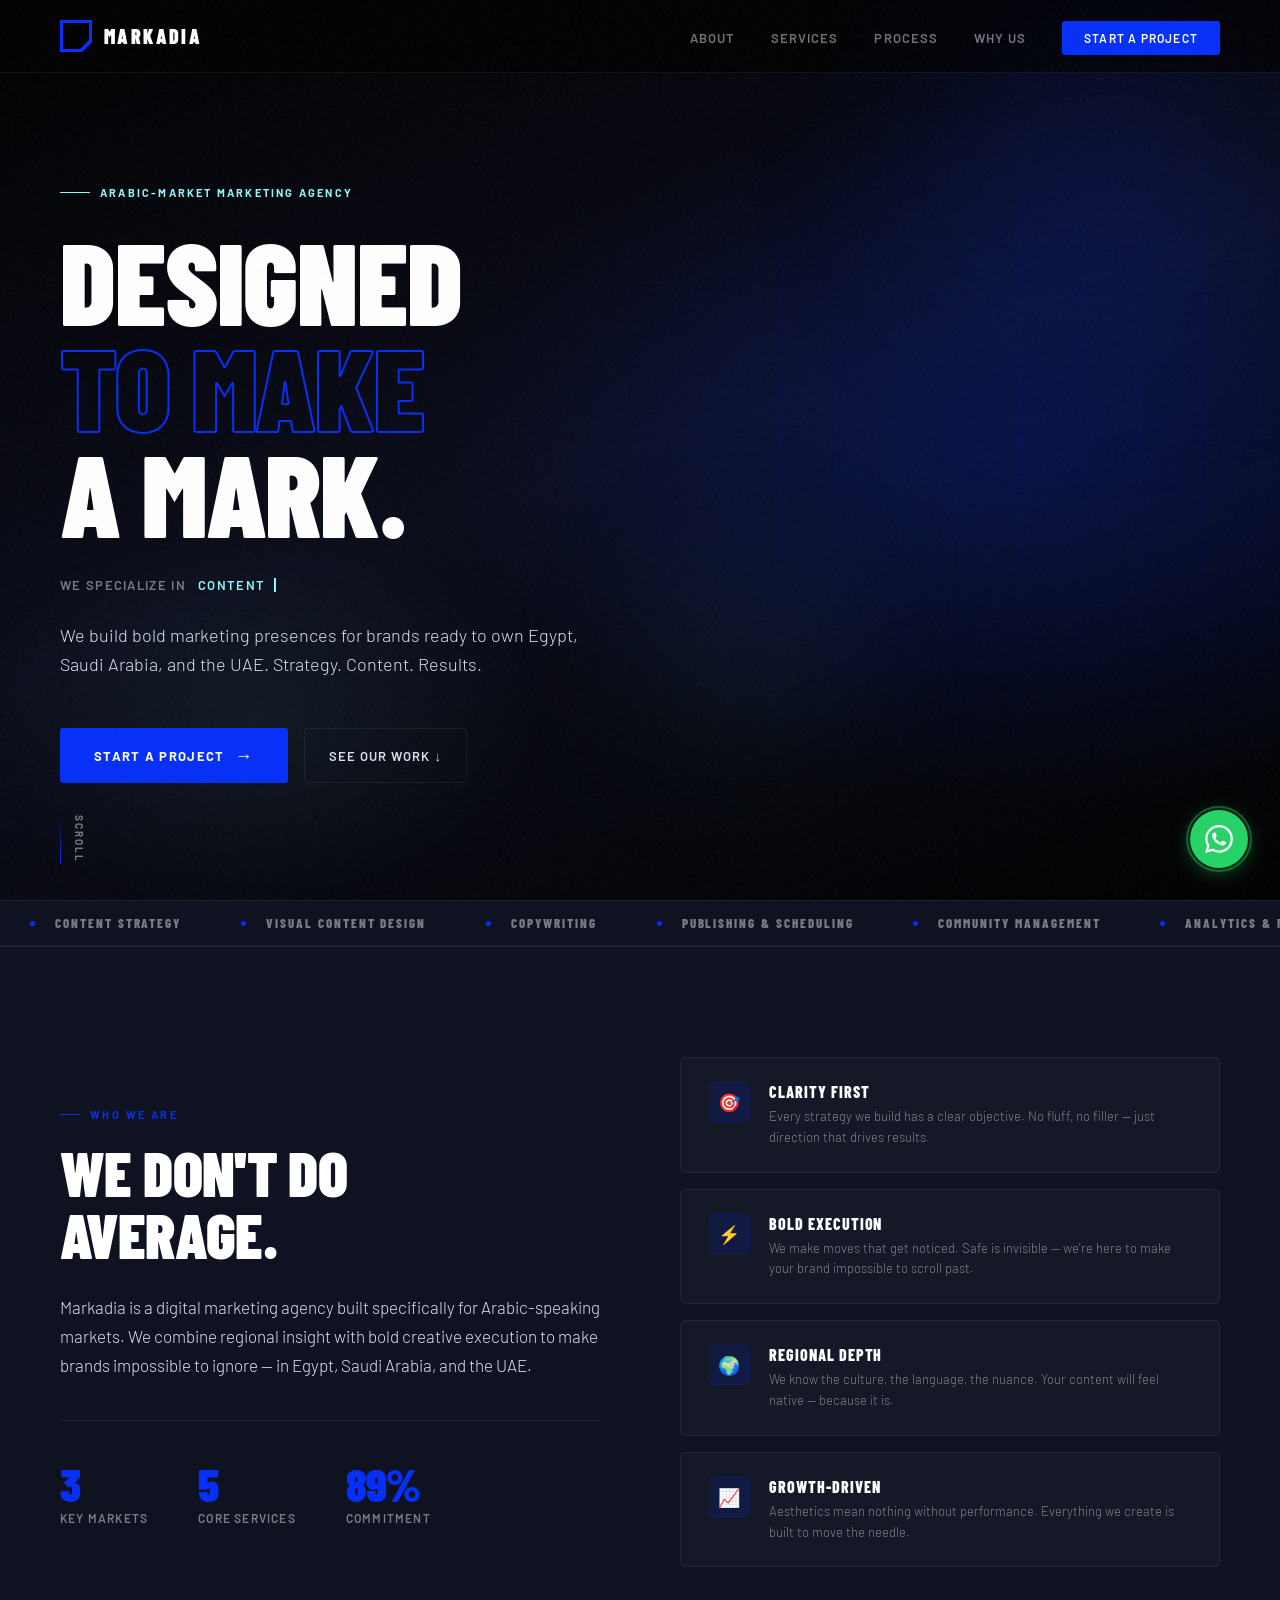
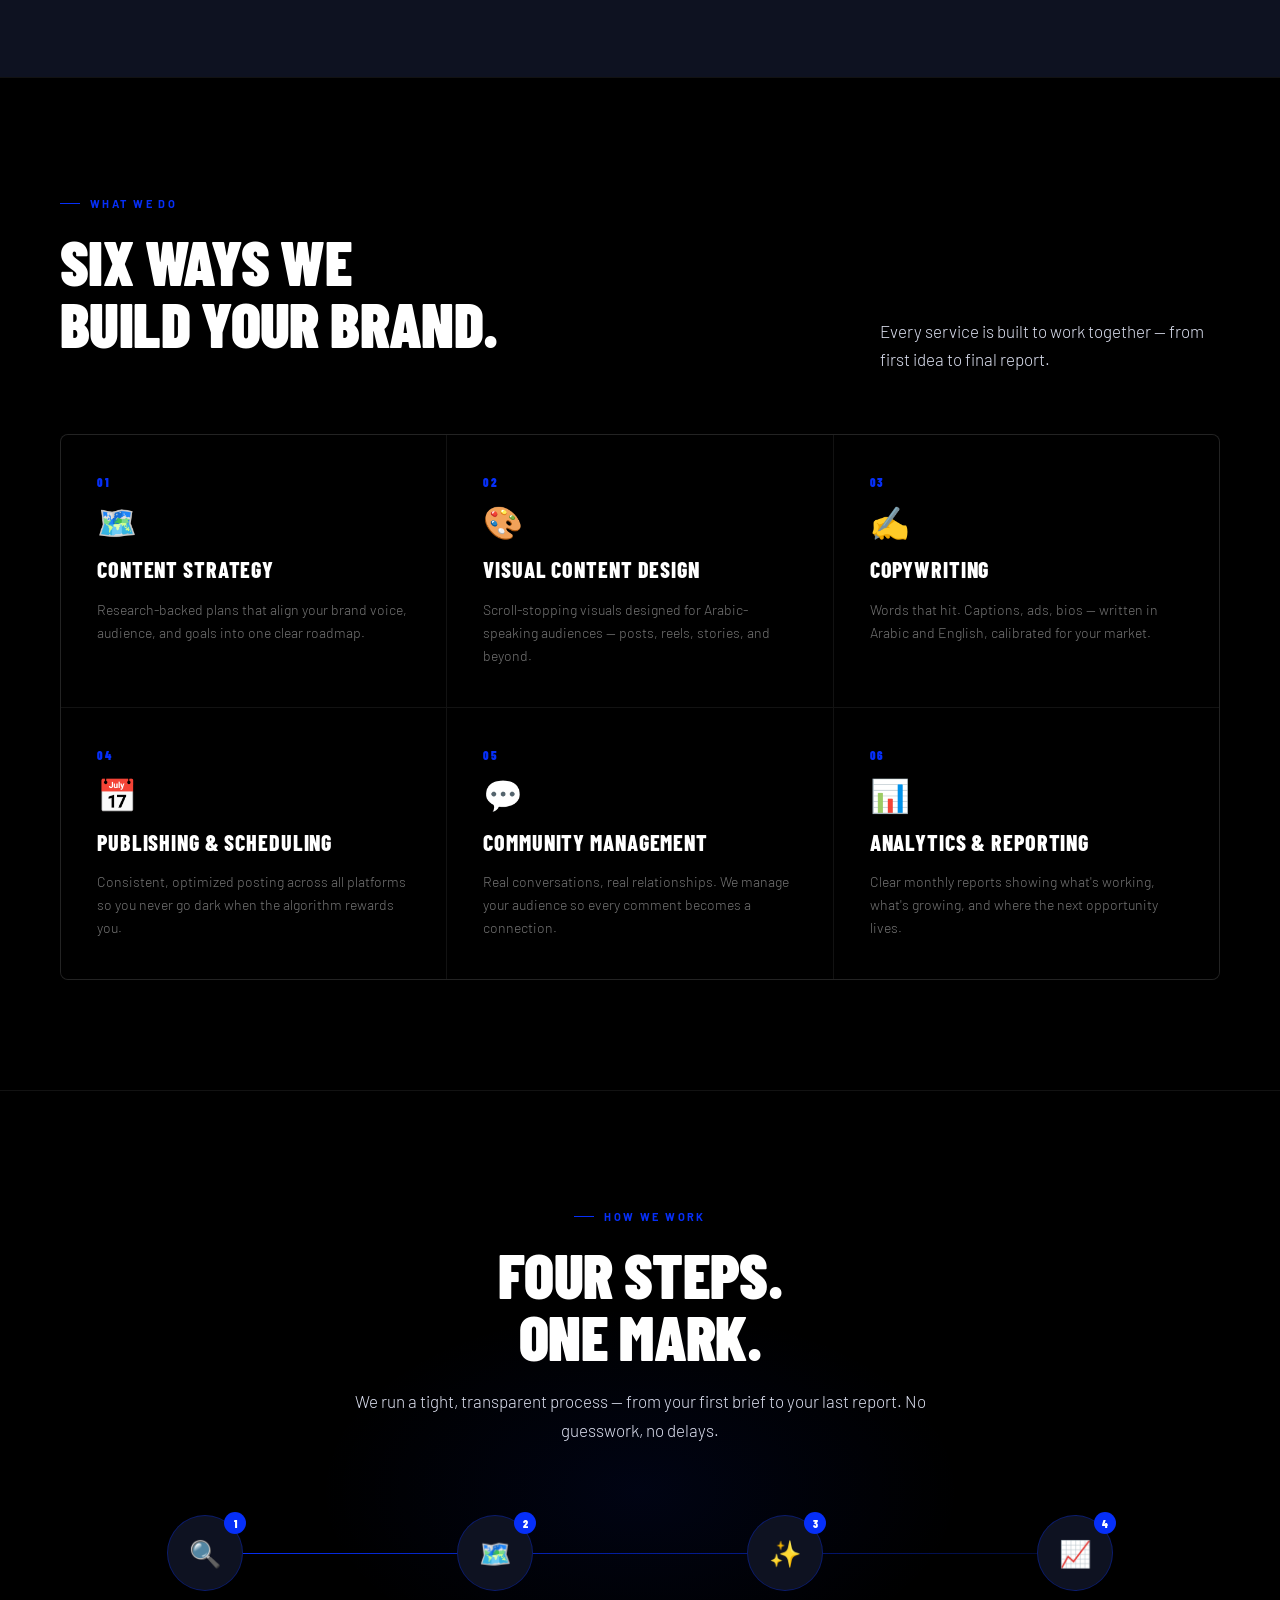
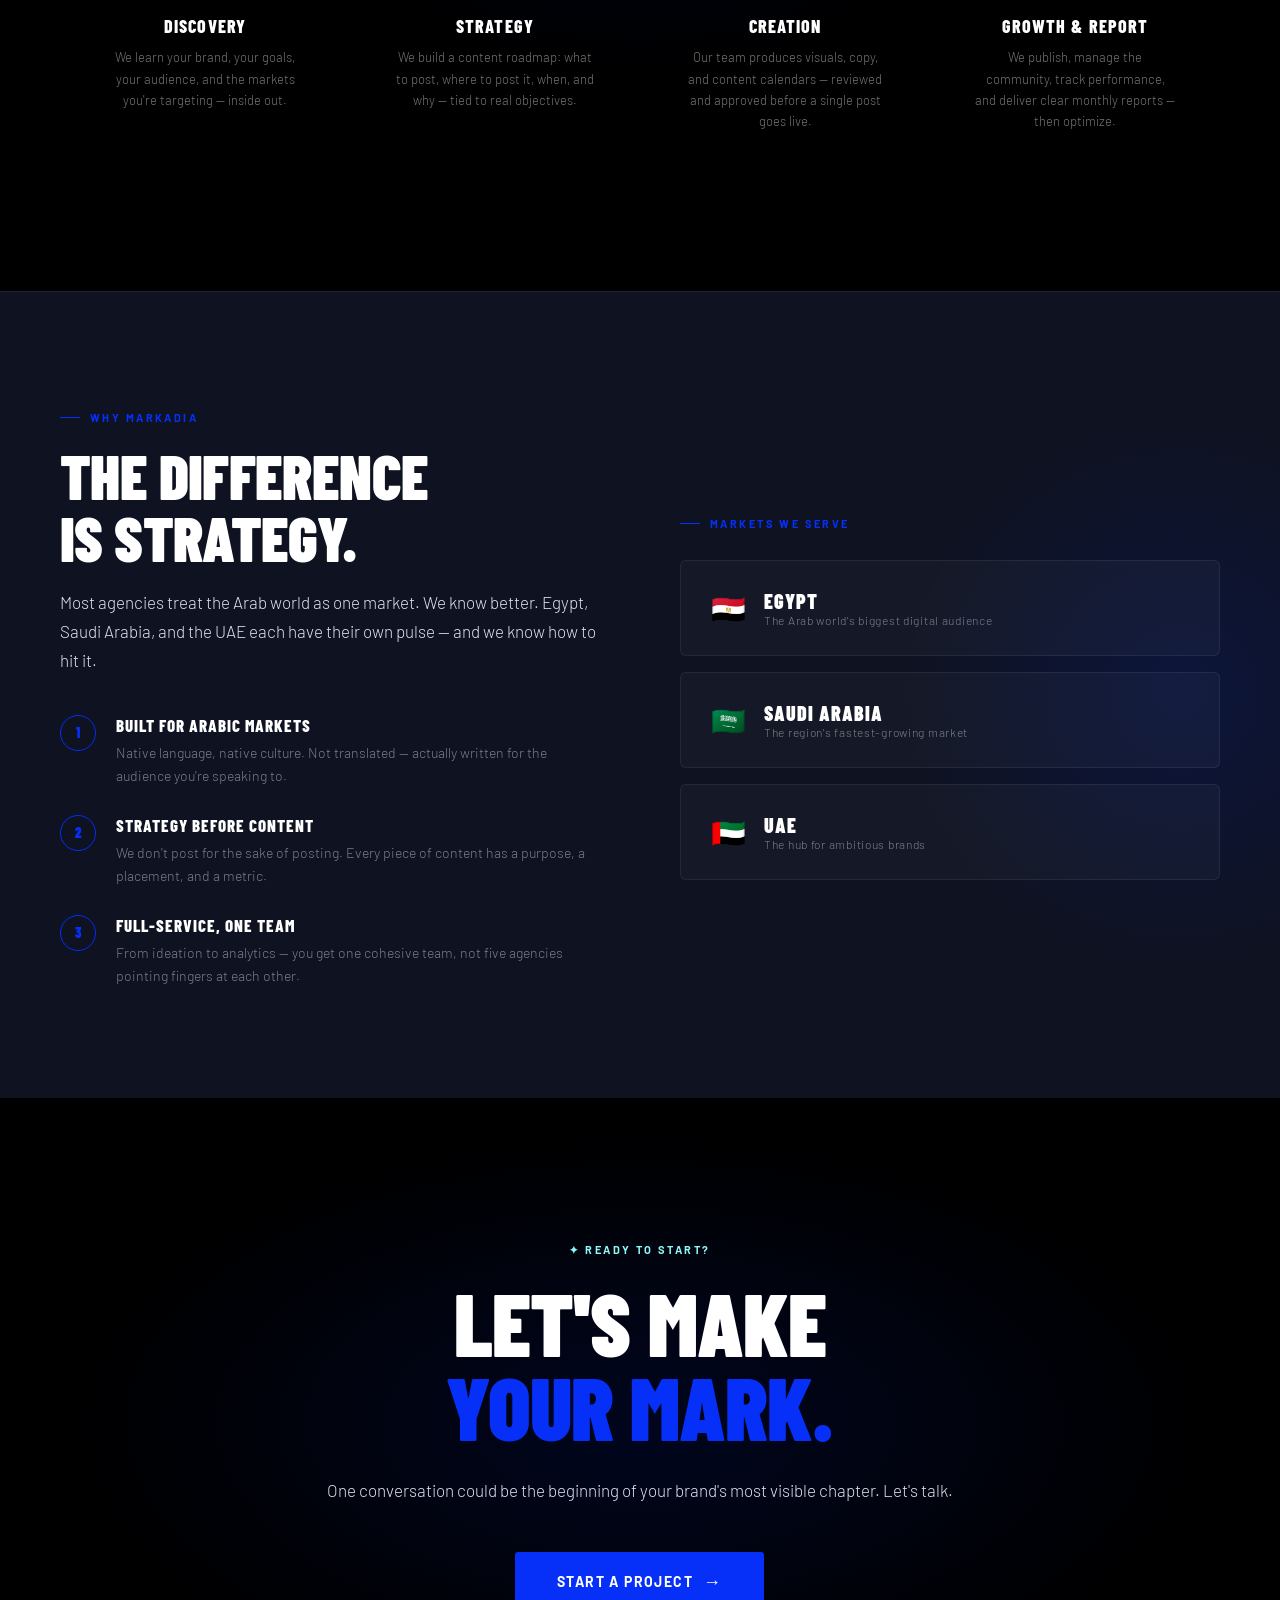
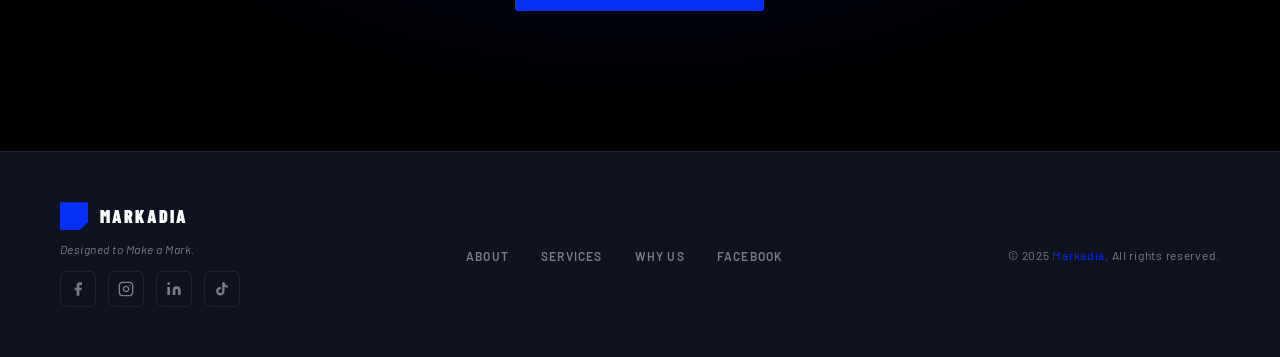
<file: index.html.html>
<!DOCTYPE html>
<html lang="en">
<head>
<meta charset="UTF-8">
<meta name="viewport" content="width=device-width, initial-scale=1.0">
<title>Markadia — Designed to Make a Mark.</title>
<link rel="preconnect" href="https://fonts.googleapis.com">
<link href="https://fonts.googleapis.com/css2?family=Barlow:ital,wght@0,300;0,400;0,600;0,700;1,400&family=Barlow+Condensed:wght@700;800;900&family=Almarai:wght@300;400;700;800&display=swap" rel="stylesheet">
<style>
  :root {
    --black: #000000;
    --indigo: #062ff8;
    --indigo-dim: #0a28cc;
    --indigo-glow: rgba(6,47,248,0.35);
    --cyan: #8ef9fb;
    --cyan-dim: rgba(142,249,251,0.12);
    --white: #ffffff;
    --off-white: #dce0f0;
    --navy: #0e1221;
    --mid: #151929;
    --border: rgba(255,255,255,0.07);
    --text-muted: rgba(255,255,255,0.45);
  }

  *, *::before, *::after { margin: 0; padding: 0; box-sizing: border-box; }
  html { scroll-behavior: smooth; }

  body {
    background: var(--black);
    color: var(--white);
    font-family: 'Barlow', sans-serif;
    overflow-x: hidden;
    cursor: default;
  }

  /* ── NOISE OVERLAY ── */
  body::after {
    content: '';
    position: fixed;
    inset: 0;
    background-image: url("data:image/svg+xml,%3Csvg viewBox='0 0 256 256' xmlns='http://www.w3.org/2000/svg'%3E%3Cfilter id='n'%3E%3CfeTurbulence type='fractalNoise' baseFrequency='0.9' numOctaves='4' stitchTiles='stitch'/%3E%3C/filter%3E%3Crect width='100%25' height='100%25' filter='url(%23n)'/%3E%3C/svg%3E");
    opacity: 0.035;
    pointer-events: none;
    z-index: 9998;
  }

  /* ── SCROLLBAR ── */
  ::-webkit-scrollbar { width: 4px; }
  ::-webkit-scrollbar-track { background: var(--black); }
  ::-webkit-scrollbar-thumb { background: var(--indigo); border-radius: 2px; }

  /* ── PAGE LOADER ── */
  #loader {
    position: fixed;
    inset: 0;
    z-index: 9999;
    background: var(--black);
    display: flex;
    flex-direction: column;
    align-items: center;
    justify-content: center;
    gap: 28px;
    transition: opacity 0.6s ease, visibility 0.6s ease;
  }

  #loader.hidden {
    opacity: 0;
    visibility: hidden;
    pointer-events: none;
  }

  .loader-brand {
    display: flex;
    align-items: center;
    gap: 14px;
  }

  .loader-icon {
    width: 44px;
    height: 44px;
    background: var(--indigo);
    clip-path: polygon(0 0, 100% 0, 100% 70%, 70% 100%, 0 100%);
    animation: loader-pulse 1s ease-in-out infinite alternate;
  }

  @keyframes loader-pulse {
    from { opacity: 0.5; transform: scale(0.95); }
    to   { opacity: 1;   transform: scale(1.05); }
  }

  .loader-wordmark {
    font-family: 'Barlow Condensed', sans-serif;
    font-weight: 900;
    font-size: 28px;
    letter-spacing: 0.14em;
    text-transform: uppercase;
    color: var(--white);
  }

  .loader-bar-track {
    width: 180px;
    height: 2px;
    background: rgba(255,255,255,0.08);
    border-radius: 2px;
    overflow: hidden;
  }

  .loader-bar-fill {
    height: 100%;
    background: var(--indigo);
    border-radius: 2px;
    width: 0%;
    animation: loader-fill 1.4s cubic-bezier(0.4,0,0.2,1) forwards;
  }

  @keyframes loader-fill {
    0%   { width: 0%; }
    60%  { width: 75%; }
    100% { width: 100%; }
  }

  .loader-tagline {
    font-size: 11px;
    font-weight: 600;
    letter-spacing: 0.22em;
    text-transform: uppercase;
    color: var(--text-muted);
    opacity: 0;
    animation: fade-up 0.5s 0.3s ease forwards;
  }

  /* ── CURSOR SPOTLIGHT ── */
  #spotlight {
    position: fixed;
    width: 500px;
    height: 500px;
    border-radius: 50%;
    pointer-events: none;
    z-index: 1;
    background: radial-gradient(circle, rgba(6,47,248,0.10) 0%, rgba(6,47,248,0.04) 35%, transparent 70%);
    transform: translate(-50%, -50%);
    transition: opacity 0.4s ease;
    opacity: 0;
  }

  /* ── TYPED TEXT ── */
  .hero-typed-line {
    font-size: 13px;
    font-weight: 600;
    letter-spacing: 0.1em;
    text-transform: uppercase;
    color: var(--text-muted);
    margin-bottom: 28px;
    display: flex;
    align-items: center;
    gap: 8px;
    opacity: 0;
    animation: fade-up 0.7s 0.55s ease forwards;
  }

  .typed-word {
    color: var(--cyan);
    min-width: 2px;
  }

  .typed-cursor {
    display: inline-block;
    width: 2px;
    height: 14px;
    background: var(--cyan);
    margin-left: 1px;
    vertical-align: middle;
    animation: blink 0.75s step-end infinite;
  }

  @keyframes blink {
    0%, 100% { opacity: 1; }
    50%       { opacity: 0; }
  }

  /* ── MAGNETIC BUTTON BASE ── */
  .btn-primary, .btn-ghost {
    will-change: transform;
    transition: background 0.2s, box-shadow 0.2s, transform 0.15s cubic-bezier(0.23,1,0.32,1) !important;
  }

  /* ─────────────────────────────────────────────
     NAV
  ───────────────────────────────────────────── */
  nav {
    position: fixed;
    top: 0; left: 0; right: 0;
    z-index: 500;
    display: flex;
    align-items: center;
    justify-content: space-between;
    padding: 20px 60px;
    border-bottom: 1px solid var(--border);
    background: rgba(0,0,0,0.65);
    backdrop-filter: blur(20px);
    -webkit-backdrop-filter: blur(20px);
    transition: padding 0.3s ease;
  }

  .nav-brand {
    display: flex;
    align-items: center;
    gap: 12px;
    text-decoration: none;
  }

  .nav-icon {
    width: 32px;
    height: 32px;
    background: var(--indigo);
    clip-path: polygon(0 0, 100% 0, 100% 70%, 70% 100%, 0 100%);
    position: relative;
    flex-shrink: 0;
  }

  .nav-icon::after {
    content: '';
    position: absolute;
    inset: 3px;
    background: var(--black);
    clip-path: polygon(0 0, 100% 0, 100% 65%, 65% 100%, 0 100%);
  }

  .nav-wordmark {
    font-family: 'Barlow Condensed', sans-serif;
    font-weight: 900;
    font-size: 20px;
    letter-spacing: 0.12em;
    color: var(--white);
    text-transform: uppercase;
  }

  .nav-links {
    display: flex;
    gap: 36px;
    list-style: none;
  }

  .nav-links a {
    color: var(--text-muted);
    text-decoration: none;
    font-size: 13px;
    font-weight: 600;
    letter-spacing: 0.08em;
    text-transform: uppercase;
    transition: color 0.2s;
  }

  .nav-links a:hover { color: var(--white); }

  .nav-cta {
    background: var(--indigo);
    color: var(--white) !important;
    padding: 10px 22px;
    border-radius: 3px;
    font-size: 12px !important;
    letter-spacing: 0.1em !important;
    transition: background 0.2s, transform 0.15s !important;
  }

  .nav-cta:hover {
    background: var(--indigo-dim) !important;
    transform: translateY(-1px);
    color: var(--white) !important;
  }

  /* ─────────────────────────────────────────────
     HERO
  ───────────────────────────────────────────── */
  #hero {
    min-height: 100vh;
    display: flex;
    align-items: center;
    position: relative;
    padding: 140px 60px 80px;
    overflow: hidden;
  }

  .hero-bg {
    position: absolute;
    inset: 0;
    background:
      radial-gradient(ellipse 70% 60% at 80% 50%, rgba(6,47,248,0.22) 0%, transparent 65%),
      radial-gradient(ellipse 40% 40% at 20% 80%, rgba(142,249,251,0.06) 0%, transparent 55%),
      linear-gradient(160deg, #000 0%, #0a0c1a 50%, #000 100%);
  }

  /* Animated grid */
  .hero-grid {
    position: absolute;
    inset: 0;
    background-image:
      linear-gradient(rgba(6,47,248,0.06) 1px, transparent 1px),
      linear-gradient(90deg, rgba(6,47,248,0.06) 1px, transparent 1px);
    background-size: 60px 60px;
    mask-image: radial-gradient(ellipse 80% 80% at 80% 50%, black 0%, transparent 70%);
    animation: grid-drift 20s linear infinite;
  }

  @keyframes grid-drift {
    0% { transform: translateY(0); }
    100% { transform: translateY(60px); }
  }

  /* Floating orbs */
  .orb {
    position: absolute;
    border-radius: 50%;
    filter: blur(80px);
    animation: orb-float 8s ease-in-out infinite;
  }

  .orb-1 {
    width: 500px; height: 500px;
    background: radial-gradient(circle, rgba(6,47,248,0.18) 0%, transparent 70%);
    top: -10%; right: -5%;
    animation-duration: 10s;
  }

  .orb-2 {
    width: 300px; height: 300px;
    background: radial-gradient(circle, rgba(142,249,251,0.08) 0%, transparent 70%);
    bottom: 10%; right: 30%;
    animation-duration: 7s;
    animation-delay: -3s;
  }

  @keyframes orb-float {
    0%, 100% { transform: translateY(0) scale(1); }
    50% { transform: translateY(-30px) scale(1.05); }
  }

  .hero-content {
    position: relative;
    z-index: 2;
    max-width: 820px;
  }

  .hero-eyebrow {
    display: inline-flex;
    align-items: center;
    gap: 10px;
    font-size: 11px;
    font-weight: 700;
    letter-spacing: 0.2em;
    text-transform: uppercase;
    color: var(--cyan);
    margin-bottom: 28px;
    opacity: 0;
    animation: fade-up 0.7s 0.2s ease forwards;
  }

  .hero-eyebrow::before {
    content: '';
    display: block;
    width: 30px;
    height: 1px;
    background: var(--cyan);
  }

  .hero-h1 {
    font-family: 'Barlow Condensed', sans-serif;
    font-weight: 900;
    font-size: clamp(64px, 9vw, 120px);
    line-height: 0.92;
    letter-spacing: -0.01em;
    text-transform: uppercase;
    margin-bottom: 32px;
    opacity: 0;
    animation: fade-up 0.8s 0.35s ease forwards;
  }

  .hero-h1 .accent {
    color: transparent;
    -webkit-text-stroke: 2px var(--indigo);
    display: block;
  }

  .hero-h1 .filled { color: var(--white); }

  .hero-sub {
    font-size: 18px;
    font-weight: 300;
    line-height: 1.65;
    color: var(--off-white);
    max-width: 520px;
    margin-bottom: 48px;
    opacity: 0;
    animation: fade-up 0.8s 0.5s ease forwards;
  }

  .hero-actions {
    display: flex;
    gap: 16px;
    flex-wrap: wrap;
    opacity: 0;
    animation: fade-up 0.8s 0.65s ease forwards;
  }

  .btn-primary {
    display: inline-flex;
    align-items: center;
    gap: 10px;
    background: var(--indigo);
    color: var(--white);
    text-decoration: none;
    font-size: 13px;
    font-weight: 700;
    letter-spacing: 0.1em;
    text-transform: uppercase;
    padding: 16px 34px;
    border-radius: 3px;
    transition: background 0.2s, transform 0.2s, box-shadow 0.2s;
    box-shadow: 0 0 0 0 var(--indigo-glow);
  }

  .btn-primary:hover {
    background: var(--indigo-dim);
    transform: translateY(-2px);
    box-shadow: 0 8px 30px var(--indigo-glow);
  }

  .btn-primary .arrow {
    font-size: 18px;
    transition: transform 0.2s;
  }

  .btn-primary:hover .arrow { transform: translateX(4px); }

  .btn-ghost {
    display: inline-flex;
    align-items: center;
    gap: 8px;
    color: var(--off-white);
    text-decoration: none;
    font-size: 13px;
    font-weight: 600;
    letter-spacing: 0.08em;
    text-transform: uppercase;
    padding: 16px 24px;
    border: 1px solid var(--border);
    border-radius: 3px;
    transition: border-color 0.2s, color 0.2s;
  }

  .btn-ghost:hover {
    border-color: rgba(255,255,255,0.25);
    color: var(--white);
  }

  /* Hero scroll hint */
  .scroll-hint {
    position: absolute;
    bottom: 36px;
    left: 60px;
    display: flex;
    align-items: center;
    gap: 12px;
    opacity: 0;
    animation: fade-up 1s 1.2s ease forwards;
  }

  .scroll-line {
    width: 1px;
    height: 50px;
    background: linear-gradient(to bottom, transparent, var(--indigo));
    animation: scroll-pulse 2s ease-in-out infinite;
  }

  @keyframes scroll-pulse {
    0%, 100% { opacity: 0.3; }
    50% { opacity: 1; }
  }

  .scroll-label {
    font-size: 10px;
    font-weight: 700;
    letter-spacing: 0.2em;
    text-transform: uppercase;
    color: var(--text-muted);
    writing-mode: vertical-rl;
  }

  /* ─────────────────────────────────────────────
     TICKER
  ───────────────────────────────────────────── */
  .ticker-wrap {
    overflow: hidden;
    border-top: 1px solid var(--border);
    border-bottom: 1px solid var(--border);
    background: var(--navy);
    padding: 14px 0;
  }

  .ticker-track {
    display: flex;
    gap: 0;
    width: max-content;
    animation: ticker 30s linear infinite;
  }

  @keyframes ticker {
    0% { transform: translateX(0); }
    100% { transform: translateX(-50%); }
  }

  .ticker-item {
    display: inline-flex;
    align-items: center;
    gap: 20px;
    padding: 0 30px;
    font-family: 'Barlow Condensed', sans-serif;
    font-weight: 800;
    font-size: 13px;
    letter-spacing: 0.15em;
    text-transform: uppercase;
    color: var(--text-muted);
    white-space: nowrap;
  }

  .ticker-dot {
    width: 5px;
    height: 5px;
    border-radius: 50%;
    background: var(--indigo);
    flex-shrink: 0;
  }

  /* ─────────────────────────────────────────────
     SECTIONS SHARED
  ───────────────────────────────────────────── */
  section {
    padding: 110px 60px;
  }

  .section-label {
    display: inline-flex;
    align-items: center;
    gap: 10px;
    font-size: 11px;
    font-weight: 700;
    letter-spacing: 0.22em;
    text-transform: uppercase;
    color: var(--indigo);
    margin-bottom: 20px;
  }

  .section-label::before {
    content: '';
    display: block;
    width: 20px;
    height: 1px;
    background: var(--indigo);
  }

  .section-h2 {
    font-family: 'Barlow Condensed', sans-serif;
    font-weight: 900;
    font-size: clamp(38px, 5vw, 62px);
    line-height: 1;
    text-transform: uppercase;
    letter-spacing: -0.01em;
    margin-bottom: 20px;
  }

  .section-lead {
    font-size: 17px;
    font-weight: 300;
    line-height: 1.7;
    color: var(--off-white);
    max-width: 600px;
  }

  /* ─────────────────────────────────────────────
     ABOUT
  ───────────────────────────────────────────── */
  #about {
    background: var(--navy);
    border-top: 1px solid var(--border);
  }

  .about-grid {
    display: grid;
    grid-template-columns: 1fr 1fr;
    gap: 80px;
    align-items: center;
    max-width: 1200px;
    margin: 0 auto;
  }

  .about-left .section-h2 { margin-bottom: 28px; }

  .about-left .section-lead { margin-bottom: 40px; }

  .about-stat-row {
    display: flex;
    gap: 50px;
    padding-top: 40px;
    border-top: 1px solid var(--border);
  }

  .about-stat { display: flex; flex-direction: column; gap: 4px; }

  .stat-num {
    font-family: 'Barlow Condensed', sans-serif;
    font-weight: 900;
    font-size: 46px;
    color: var(--indigo);
    line-height: 1;
    letter-spacing: -0.02em;
  }

  .stat-label {
    font-size: 12px;
    font-weight: 600;
    letter-spacing: 0.1em;
    text-transform: uppercase;
    color: var(--text-muted);
  }

  .about-right {
    display: flex;
    flex-direction: column;
    gap: 16px;
  }

  .about-value-card {
    background: rgba(255,255,255,0.03);
    border: 1px solid var(--border);
    border-radius: 6px;
    padding: 24px 28px;
    display: flex;
    align-items: flex-start;
    gap: 20px;
    transition: border-color 0.2s, background 0.2s;
    cursor: default;
  }

  .about-value-card:hover {
    border-color: rgba(6,47,248,0.3);
    background: rgba(6,47,248,0.04);
  }

  .value-icon {
    width: 40px;
    height: 40px;
    background: rgba(6,47,248,0.12);
    border: 1px solid rgba(6,47,248,0.25);
    border-radius: 6px;
    display: flex;
    align-items: center;
    justify-content: center;
    font-size: 18px;
    flex-shrink: 0;
  }

  .value-name {
    font-family: 'Barlow Condensed', sans-serif;
    font-weight: 800;
    font-size: 16px;
    letter-spacing: 0.06em;
    text-transform: uppercase;
    margin-bottom: 5px;
  }

  .value-desc {
    font-size: 13px;
    font-weight: 300;
    line-height: 1.6;
    color: var(--text-muted);
  }

  /* ─────────────────────────────────────────────
     SERVICES
  ───────────────────────────────────────────── */
  #services {
    background: var(--black);
    border-top: 1px solid var(--border);
  }

  .services-header {
    max-width: 1200px;
    margin: 0 auto 60px;
    display: flex;
    align-items: flex-end;
    justify-content: space-between;
    gap: 40px;
    flex-wrap: wrap;
  }

  .services-grid {
    max-width: 1200px;
    margin: 0 auto;
    display: grid;
    grid-template-columns: repeat(3, 1fr);
    gap: 1px;
    background: var(--border);
    border: 1px solid var(--border);
    border-radius: 8px;
    overflow: hidden;
  }

  .service-card {
    background: var(--black);
    padding: 40px 36px;
    display: flex;
    flex-direction: column;
    gap: 16px;
    transition: background 0.25s;
    cursor: default;
    position: relative;
    overflow: hidden;
  }

  .service-card::before {
    content: '';
    position: absolute;
    top: 0; left: 0; right: 0;
    height: 2px;
    background: var(--indigo);
    transform: scaleX(0);
    transform-origin: left;
    transition: transform 0.3s ease;
  }

  .service-card:hover { background: rgba(6,47,248,0.04); }
  .service-card:hover::before { transform: scaleX(1); }

  .service-num {
    font-family: 'Barlow Condensed', sans-serif;
    font-weight: 900;
    font-size: 12px;
    letter-spacing: 0.15em;
    color: var(--indigo);
  }

  .service-icon {
    font-size: 32px;
    line-height: 1;
    margin-bottom: 4px;
  }

  .service-name {
    font-family: 'Barlow Condensed', sans-serif;
    font-weight: 800;
    font-size: 22px;
    letter-spacing: 0.04em;
    text-transform: uppercase;
    line-height: 1.1;
  }

  .service-desc {
    font-size: 14px;
    font-weight: 300;
    line-height: 1.65;
    color: var(--text-muted);
  }

  /* ─────────────────────────────────────────────
     WHY MARKADIA
  ───────────────────────────────────────────── */
  #why {
    background: var(--navy);
    border-top: 1px solid var(--border);
    position: relative;
    overflow: hidden;
  }

  #why::before {
    content: '';
    position: absolute;
    right: -200px;
    top: 50%;
    transform: translateY(-50%);
    width: 600px;
    height: 600px;
    background: radial-gradient(circle, rgba(6,47,248,0.12) 0%, transparent 65%);
    pointer-events: none;
  }

  .why-inner {
    max-width: 1200px;
    margin: 0 auto;
    display: grid;
    grid-template-columns: 1fr 1fr;
    gap: 80px;
    align-items: center;
    position: relative;
    z-index: 1;
  }

  .why-points {
    display: flex;
    flex-direction: column;
    gap: 28px;
    margin-top: 40px;
  }

  .why-point {
    display: flex;
    gap: 20px;
    align-items: flex-start;
  }

  .why-num {
    width: 36px;
    height: 36px;
    border: 1px solid var(--indigo);
    border-radius: 50%;
    display: flex;
    align-items: center;
    justify-content: center;
    font-family: 'Barlow Condensed', sans-serif;
    font-weight: 900;
    font-size: 14px;
    color: var(--indigo);
    flex-shrink: 0;
  }

  .why-text h4 {
    font-family: 'Barlow Condensed', sans-serif;
    font-weight: 800;
    font-size: 17px;
    letter-spacing: 0.06em;
    text-transform: uppercase;
    margin-bottom: 6px;
  }

  .why-text p {
    font-size: 14px;
    font-weight: 300;
    line-height: 1.65;
    color: var(--text-muted);
  }

  /* Markets */
  .markets-stack {
    display: flex;
    flex-direction: column;
    gap: 16px;
  }

  .market-card {
    background: rgba(255,255,255,0.03);
    border: 1px solid var(--border);
    border-radius: 6px;
    padding: 28px 30px;
    display: flex;
    align-items: center;
    justify-content: space-between;
    gap: 20px;
    transition: border-color 0.2s, transform 0.2s;
    cursor: default;
  }

  .market-card:hover {
    border-color: rgba(6,47,248,0.35);
    transform: translateX(6px);
  }

  .market-left { display: flex; align-items: center; gap: 18px; }

  .market-flag {
    font-size: 28px;
    line-height: 1;
  }

  .market-name {
    font-family: 'Barlow Condensed', sans-serif;
    font-weight: 900;
    font-size: 20px;
    letter-spacing: 0.05em;
    text-transform: uppercase;
  }

  .market-sub {
    font-size: 12px;
    font-weight: 300;
    color: var(--text-muted);
    letter-spacing: 0.06em;
  }

  .market-arrow {
    color: var(--indigo);
    font-size: 20px;
    opacity: 0;
    transition: opacity 0.2s, transform 0.2s;
  }

  .market-card:hover .market-arrow {
    opacity: 1;
    transform: translateX(4px);
  }

  /* ─────────────────────────────────────────────
     CTA SECTION
  ───────────────────────────────────────────── */
  #cta {
    padding: 140px 60px;
    background: var(--black);
    border-top: 1px solid var(--border);
    text-align: center;
    position: relative;
    overflow: hidden;
  }

  #cta::before {
    content: '';
    position: absolute;
    inset: 0;
    background: radial-gradient(ellipse 70% 70% at 50% 50%, rgba(6,47,248,0.12) 0%, transparent 65%);
    pointer-events: none;
  }

  .cta-inner {
    max-width: 760px;
    margin: 0 auto;
    position: relative;
    z-index: 1;
  }

  .cta-eyebrow {
    display: inline-flex;
    align-items: center;
    gap: 8px;
    font-size: 11px;
    font-weight: 700;
    letter-spacing: 0.22em;
    text-transform: uppercase;
    color: var(--cyan);
    margin-bottom: 24px;
  }

  .cta-h2 {
    font-family: 'Barlow Condensed', sans-serif;
    font-weight: 900;
    font-size: clamp(48px, 7vw, 88px);
    line-height: 0.95;
    text-transform: uppercase;
    letter-spacing: -0.01em;
    margin-bottom: 28px;
  }

  .cta-h2 span {
    color: var(--indigo);
  }

  .cta-sub {
    font-size: 17px;
    font-weight: 300;
    line-height: 1.65;
    color: var(--off-white);
    margin-bottom: 48px;
  }

  /* ─────────────────────────────────────────────
     FOOTER
  ───────────────────────────────────────────── */
  footer {
    background: var(--navy);
    border-top: 1px solid var(--border);
    padding: 50px 60px;
  }

  .footer-inner {
    max-width: 1200px;
    margin: 0 auto;
    display: flex;
    align-items: center;
    justify-content: space-between;
    gap: 40px;
    flex-wrap: wrap;
  }

  .footer-brand {
    display: flex;
    align-items: center;
    gap: 12px;
    text-decoration: none;
  }

  .footer-icon {
    width: 28px;
    height: 28px;
    background: var(--indigo);
    clip-path: polygon(0 0, 100% 0, 100% 70%, 70% 100%, 0 100%);
  }

  .footer-wordmark {
    font-family: 'Barlow Condensed', sans-serif;
    font-weight: 900;
    font-size: 18px;
    letter-spacing: 0.12em;
    text-transform: uppercase;
    color: var(--white);
  }

  .footer-tagline {
    font-size: 12px;
    color: var(--text-muted);
    font-style: italic;
    letter-spacing: 0.04em;
  }

  .footer-nav {
    display: flex;
    gap: 32px;
    list-style: none;
  }

  .footer-nav a {
    font-size: 12px;
    font-weight: 600;
    letter-spacing: 0.1em;
    text-transform: uppercase;
    color: var(--text-muted);
    text-decoration: none;
    transition: color 0.2s;
  }

  .footer-nav a:hover { color: var(--white); }

  .footer-copy {
    font-size: 12px;
    color: var(--text-muted);
    letter-spacing: 0.06em;
  }

  .footer-copy span { color: var(--indigo); }

  /* ─────────────────────────────────────────────
     ANIMATIONS
  ───────────────────────────────────────────── */
  @keyframes fade-up {
    from { opacity: 0; transform: translateY(28px); }
    to { opacity: 1; transform: translateY(0); }
  }

  .reveal {
    opacity: 0;
    transform: translateY(30px);
    transition: opacity 0.7s ease, transform 0.7s ease;
  }

  .reveal.visible {
    opacity: 1;
    transform: translateY(0);
  }

  /* ─────────────────────────────────────────────
     HOW WE WORK
  ───────────────────────────────────────────── */
  #process {
    background: var(--black);
    border-top: 1px solid var(--border);
    position: relative;
    overflow: hidden;
  }

  #process::before {
    content: '';
    position: absolute;
    left: 50%;
    top: 50%;
    transform: translate(-50%, -50%);
    width: 700px;
    height: 400px;
    background: radial-gradient(ellipse, rgba(6,47,248,0.08) 0%, transparent 65%);
    pointer-events: none;
  }

  .process-header {
    max-width: 1200px;
    margin: 0 auto 70px;
    text-align: center;
  }

  .process-steps {
    max-width: 1200px;
    margin: 0 auto;
    display: grid;
    grid-template-columns: repeat(4, 1fr);
    gap: 0;
    position: relative;
    z-index: 1;
  }

  /* connecting line between steps */
  .process-steps::before {
    content: '';
    position: absolute;
    top: 38px;
    left: calc(12.5% + 10px);
    right: calc(12.5% + 10px);
    height: 1px;
    background: linear-gradient(90deg, var(--indigo), rgba(6,47,248,0.2));
    z-index: 0;
  }

  .process-step {
    padding: 0 24px 48px;
    display: flex;
    flex-direction: column;
    align-items: center;
    text-align: center;
    position: relative;
  }

  .step-bubble {
    width: 76px;
    height: 76px;
    border-radius: 50%;
    background: var(--navy);
    border: 1px solid rgba(6,47,248,0.35);
    display: flex;
    align-items: center;
    justify-content: center;
    font-size: 26px;
    margin-bottom: 24px;
    position: relative;
    z-index: 1;
    transition: border-color 0.25s, background 0.25s, transform 0.25s;
    flex-shrink: 0;
  }

  .process-step:hover .step-bubble {
    border-color: var(--indigo);
    background: rgba(6,47,248,0.12);
    transform: translateY(-4px);
  }

  .step-num {
    position: absolute;
    top: -4px;
    right: -4px;
    width: 22px;
    height: 22px;
    background: var(--indigo);
    border-radius: 50%;
    font-family: 'Barlow Condensed', sans-serif;
    font-weight: 900;
    font-size: 11px;
    color: var(--white);
    display: flex;
    align-items: center;
    justify-content: center;
  }

  .step-title {
    font-family: 'Barlow Condensed', sans-serif;
    font-weight: 800;
    font-size: 18px;
    letter-spacing: 0.06em;
    text-transform: uppercase;
    margin-bottom: 10px;
    color: var(--white);
  }

  .step-desc {
    font-size: 13px;
    font-weight: 300;
    line-height: 1.65;
    color: var(--text-muted);
    max-width: 200px;
  }

  /* ── WHATSAPP BUTTON ── */
  .whatsapp-fab {
    position: fixed;
    bottom: 32px;
    right: 32px;
    z-index: 600;
    width: 58px;
    height: 58px;
    border-radius: 50%;
    background: #25d366;
    display: flex;
    align-items: center;
    justify-content: center;
    box-shadow: 0 4px 20px rgba(37,211,102,0.4);
    text-decoration: none;
    transition: transform 0.2s, box-shadow 0.2s;
    animation: wa-pop 0.5s 1.5s cubic-bezier(0.175,0.885,0.32,1.275) both;
  }

  .whatsapp-fab:hover {
    transform: scale(1.1) translateY(-2px);
    box-shadow: 0 8px 30px rgba(37,211,102,0.55);
  }

  .whatsapp-fab svg {
    width: 28px;
    height: 28px;
    fill: #fff;
  }

  /* Pulse ring */
  .whatsapp-fab::before {
    content: '';
    position: absolute;
    inset: -4px;
    border-radius: 50%;
    border: 2px solid rgba(37,211,102,0.4);
    animation: wa-pulse 2.5s ease-out infinite;
  }

  @keyframes wa-pulse {
    0% { transform: scale(1); opacity: 0.8; }
    100% { transform: scale(1.5); opacity: 0; }
  }

  @keyframes wa-pop {
    from { transform: scale(0); opacity: 0; }
    to { transform: scale(1); opacity: 1; }
  }

  /* ── SOCIAL LINKS (footer) ── */
  .footer-socials {
    display: flex;
    gap: 12px;
    align-items: center;
    margin-top: 14px;
  }

  .social-link {
    width: 36px;
    height: 36px;
    border: 1px solid var(--border);
    border-radius: 6px;
    display: flex;
    align-items: center;
    justify-content: center;
    color: var(--text-muted);
    text-decoration: none;
    font-size: 15px;
    transition: border-color 0.2s, color 0.2s, background 0.2s;
  }

  .social-link:hover {
    border-color: var(--indigo);
    color: var(--white);
    background: rgba(6,47,248,0.1);
  }

  /* ─────────────────────────────────────────────
     RESPONSIVE
  ───────────────────────────────────────────── */
  @media (max-width: 1024px) {
    nav, section, #cta, footer { padding-left: 40px; padding-right: 40px; }
    .about-grid, .why-inner { grid-template-columns: 1fr; gap: 50px; }
    .services-grid { grid-template-columns: repeat(2, 1fr); }
    .process-steps { grid-template-columns: repeat(2, 1fr); gap: 40px; }
    .process-steps::before { display: none; }
  }

  @media (max-width: 640px) {
    nav { padding: 16px 24px; }
    .nav-links { display: none; }
    section, #cta, footer { padding-left: 24px; padding-right: 24px; }
    #hero { padding: 120px 24px 70px; }
    .services-grid { grid-template-columns: 1fr; }
    .process-steps { grid-template-columns: 1fr 1fr; gap: 32px; }
    .about-stat-row { gap: 30px; }
    .scroll-hint { left: 24px; }
    .footer-inner { flex-direction: column; align-items: flex-start; gap: 24px; }
    .footer-nav { flex-wrap: wrap; gap: 20px; }
    .whatsapp-fab { bottom: 20px; right: 20px; width: 52px; height: 52px; }
  }
</style>
</head>
<body>

<!-- ── PAGE LOADER ── -->
<div id="loader">
  <div class="loader-brand">
    <div class="loader-icon"></div>
    <span class="loader-wordmark">Markadia</span>
  </div>
  <div class="loader-bar-track">
    <div class="loader-bar-fill"></div>
  </div>
  <span class="loader-tagline">Designed to Make a Mark.</span>
</div>

<!-- ── CURSOR SPOTLIGHT ── -->
<div id="spotlight"></div>

<!-- ── NAV ── -->
<nav>
  <a class="nav-brand" href="#">
    <div class="nav-icon"></div>
    <span class="nav-wordmark">Markadia</span>
  </a>
  <ul class="nav-links">
    <li><a href="#about">About</a></li>
    <li><a href="#services">Services</a></li>
    <li><a href="#process">Process</a></li>
    <li><a href="#why">Why Us</a></li>
    <li><a href="https://www.facebook.com/profile.php?id=61589182690085" target="_blank" rel="noopener" class="nav-cta">Start a Project</a></li>
  </ul>
</nav>

<!-- ── HERO ── -->
<section id="hero">
  <div class="hero-bg"></div>
  <div class="hero-grid"></div>
  <div class="orb orb-1"></div>
  <div class="orb orb-2"></div>

  <div class="hero-content">
    <div class="hero-eyebrow">Arabic-Market Marketing Agency</div>
    <h1 class="hero-h1">
      <span class="filled">Designed</span>
      <span class="accent">To Make</span>
      <span class="filled">A Mark.</span>
    </h1>
    <div class="hero-typed-line">
      We specialize in&nbsp;<span class="typed-word" id="typed-word"></span><span class="typed-cursor"></span>
    </div>
    <p class="hero-sub">
      We build bold marketing presences for brands ready to own Egypt, Saudi Arabia, and the UAE. Strategy. Content. Results.
    </p>
    <div class="hero-actions">
      <a href="https://www.facebook.com/profile.php?id=61589182690085" target="_blank" rel="noopener" class="btn-primary">
        Start a Project <span class="arrow">→</span>
      </a>
      <a href="#services" class="btn-ghost">See Our Work ↓</a>
    </div>
  </div>

  <div class="scroll-hint">
    <div class="scroll-line"></div>
    <span class="scroll-label">Scroll</span>
  </div>
</section>

<!-- ── TICKER ── -->
<div class="ticker-wrap" aria-hidden="true">
  <div class="ticker-track">
    <!-- first copy -->
    <span class="ticker-item"><span class="ticker-dot"></span>Content Strategy</span>
    <span class="ticker-item"><span class="ticker-dot"></span>Visual Content Design</span>
    <span class="ticker-item"><span class="ticker-dot"></span>Copywriting</span>
    <span class="ticker-item"><span class="ticker-dot"></span>Publishing & Scheduling</span>
    <span class="ticker-item"><span class="ticker-dot"></span>Community Management</span>
    <span class="ticker-item"><span class="ticker-dot"></span>Analytics & Reporting</span>
    <span class="ticker-item"><span class="ticker-dot"></span>Egypt · Saudi Arabia · UAE</span>
    <span class="ticker-item"><span class="ticker-dot"></span>Designed to Make a Mark</span>
    <!-- duplicate for seamless loop -->
    <span class="ticker-item"><span class="ticker-dot"></span>Content Strategy</span>
    <span class="ticker-item"><span class="ticker-dot"></span>Visual Content Design</span>
    <span class="ticker-item"><span class="ticker-dot"></span>Copywriting</span>
    <span class="ticker-item"><span class="ticker-dot"></span>Publishing & Scheduling</span>
    <span class="ticker-item"><span class="ticker-dot"></span>Community Management</span>
    <span class="ticker-item"><span class="ticker-dot"></span>Analytics & Reporting</span>
    <span class="ticker-item"><span class="ticker-dot"></span>Egypt · Saudi Arabia · UAE</span>
    <span class="ticker-item"><span class="ticker-dot"></span>Designed to Make a Mark</span>
  </div>
</div>

<!-- ── ABOUT ── -->
<section id="about">
  <div class="about-grid">
    <div class="about-left reveal">
      <div class="section-label">Who We Are</div>
      <h2 class="section-h2">We Don't Do<br>Average.</h2>
      <p class="section-lead">
        Markadia is a digital marketing agency built specifically for Arabic-speaking markets. We combine regional insight with bold creative execution to make brands impossible to ignore — in Egypt, Saudi Arabia, and the UAE.
      </p>
      <div class="about-stat-row">
        <div class="about-stat">
          <span class="stat-num" data-target="3">0</span>
          <span class="stat-label">Key Markets</span>
        </div>
        <div class="about-stat">
          <span class="stat-num" data-target="6">0</span>
          <span class="stat-label">Core Services</span>
        </div>
        <div class="about-stat">
          <span class="stat-num" data-target="100" data-suffix="%">0</span>
          <span class="stat-label">Commitment</span>
        </div>
      </div>
    </div>

    <div class="about-right reveal">
      <div class="about-value-card">
        <div class="value-icon">🎯</div>
        <div>
          <div class="value-name">Clarity First</div>
          <div class="value-desc">Every strategy we build has a clear objective. No fluff, no filler — just direction that drives results.</div>
        </div>
      </div>
      <div class="about-value-card">
        <div class="value-icon">⚡</div>
        <div>
          <div class="value-name">Bold Execution</div>
          <div class="value-desc">We make moves that get noticed. Safe is invisible — we're here to make your brand impossible to scroll past.</div>
        </div>
      </div>
      <div class="about-value-card">
        <div class="value-icon">🌍</div>
        <div>
          <div class="value-name">Regional Depth</div>
          <div class="value-desc">We know the culture, the language, the nuance. Your content will feel native — because it is.</div>
        </div>
      </div>
      <div class="about-value-card">
        <div class="value-icon">📈</div>
        <div>
          <div class="value-name">Growth-Driven</div>
          <div class="value-desc">Aesthetics mean nothing without performance. Everything we create is built to move the needle.</div>
        </div>
      </div>
    </div>
  </div>
</section>

<!-- ── SERVICES ── -->
<section id="services">
  <div class="services-header reveal">
    <div>
      <div class="section-label">What We Do</div>
      <h2 class="section-h2">Six Ways We<br>Build Your Brand.</h2>
    </div>
    <p class="section-lead" style="max-width: 340px;">
      Every service is built to work together — from first idea to final report.
    </p>
  </div>

  <div class="services-grid reveal">
    <div class="service-card">
      <span class="service-num">01</span>
      <div class="service-icon">🗺️</div>
      <div class="service-name">Content Strategy</div>
      <p class="service-desc">Research-backed plans that align your brand voice, audience, and goals into one clear roadmap.</p>
    </div>
    <div class="service-card">
      <span class="service-num">02</span>
      <div class="service-icon">🎨</div>
      <div class="service-name">Visual Content Design</div>
      <p class="service-desc">Scroll-stopping visuals designed for Arabic-speaking audiences — posts, reels, stories, and beyond.</p>
    </div>
    <div class="service-card">
      <span class="service-num">03</span>
      <div class="service-icon">✍️</div>
      <div class="service-name">Copywriting</div>
      <p class="service-desc">Words that hit. Captions, ads, bios — written in Arabic and English, calibrated for your market.</p>
    </div>
    <div class="service-card">
      <span class="service-num">04</span>
      <div class="service-icon">📅</div>
      <div class="service-name">Publishing & Scheduling</div>
      <p class="service-desc">Consistent, optimized posting across all platforms so you never go dark when the algorithm rewards you.</p>
    </div>
    <div class="service-card">
      <span class="service-num">05</span>
      <div class="service-icon">💬</div>
      <div class="service-name">Community Management</div>
      <p class="service-desc">Real conversations, real relationships. We manage your audience so every comment becomes a connection.</p>
    </div>
    <div class="service-card">
      <span class="service-num">06</span>
      <div class="service-icon">📊</div>
      <div class="service-name">Analytics & Reporting</div>
      <p class="service-desc">Clear monthly reports showing what's working, what's growing, and where the next opportunity lives.</p>
    </div>
  </div>
</section>

<!-- ── HOW WE WORK ── -->
<section id="process">
  <div class="process-header reveal">
    <div class="section-label" style="justify-content: center;">How We Work</div>
    <h2 class="section-h2">Four Steps.<br>One Mark.</h2>
    <p class="section-lead" style="margin: 16px auto 0; text-align: center;">
      We run a tight, transparent process — from your first brief to your last report. No guesswork, no delays.
    </p>
  </div>

  <div class="process-steps reveal">
    <div class="process-step">
      <div class="step-bubble">
        🔍
        <span class="step-num">1</span>
      </div>
      <div class="step-title">Discovery</div>
      <p class="step-desc">We learn your brand, your goals, your audience, and the markets you're targeting — inside out.</p>
    </div>
    <div class="process-step">
      <div class="step-bubble">
        🗺️
        <span class="step-num">2</span>
      </div>
      <div class="step-title">Strategy</div>
      <p class="step-desc">We build a content roadmap: what to post, where to post it, when, and why — tied to real objectives.</p>
    </div>
    <div class="process-step">
      <div class="step-bubble">
        ✨
        <span class="step-num">3</span>
      </div>
      <div class="step-title">Creation</div>
      <p class="step-desc">Our team produces visuals, copy, and content calendars — reviewed and approved before a single post goes live.</p>
    </div>
    <div class="process-step">
      <div class="step-bubble">
        📈
        <span class="step-num">4</span>
      </div>
      <div class="step-title">Growth & Report</div>
      <p class="step-desc">We publish, manage the community, track performance, and deliver clear monthly reports — then optimize.</p>
    </div>
  </div>
</section>

<!-- ── WHY MARKADIA ── -->
<section id="why">
  <div class="why-inner">
    <div class="reveal">
      <div class="section-label">Why Markadia</div>
      <h2 class="section-h2">The Difference<br>Is Strategy.</h2>
      <p class="section-lead">
        Most agencies treat the Arab world as one market. We know better. Egypt, Saudi Arabia, and the UAE each have their own pulse — and we know how to hit it.
      </p>
      <div class="why-points">
        <div class="why-point">
          <div class="why-num">1</div>
          <div class="why-text">
            <h4>Built for Arabic Markets</h4>
            <p>Native language, native culture. Not translated — actually written for the audience you're speaking to.</p>
          </div>
        </div>
        <div class="why-point">
          <div class="why-num">2</div>
          <div class="why-text">
            <h4>Strategy Before Content</h4>
            <p>We don't post for the sake of posting. Every piece of content has a purpose, a placement, and a metric.</p>
          </div>
        </div>
        <div class="why-point">
          <div class="why-num">3</div>
          <div class="why-text">
            <h4>Full-Service, One Team</h4>
            <p>From ideation to analytics — you get one cohesive team, not five agencies pointing fingers at each other.</p>
          </div>
        </div>
      </div>
    </div>

    <div class="reveal">
      <div class="section-label" style="margin-bottom: 30px;">Markets We Serve</div>
      <div class="markets-stack">
        <div class="market-card">
          <div class="market-left">
            <span class="market-flag">🇪🇬</span>
            <div>
              <div class="market-name">Egypt</div>
              <div class="market-sub">The Arab world's biggest digital audience</div>
            </div>
          </div>
          <span class="market-arrow">→</span>
        </div>
        <div class="market-card">
          <div class="market-left">
            <span class="market-flag">🇸🇦</span>
            <div>
              <div class="market-name">Saudi Arabia</div>
              <div class="market-sub">The region's fastest-growing market</div>
            </div>
          </div>
          <span class="market-arrow">→</span>
        </div>
        <div class="market-card">
          <div class="market-left">
            <span class="market-flag">🇦🇪</span>
            <div>
              <div class="market-name">UAE</div>
              <div class="market-sub">The hub for ambitious brands</div>
            </div>
          </div>
          <span class="market-arrow">→</span>
        </div>
      </div>
    </div>
  </div>
</section>

<!-- ── CTA ── -->
<section id="cta">
  <div class="cta-inner reveal">
    <div class="cta-eyebrow">✦ Ready to Start?</div>
    <h2 class="cta-h2">Let's Make<br><span>Your Mark.</span></h2>
    <p class="cta-sub">
      One conversation could be the beginning of your brand's most visible chapter. Let's talk.
    </p>
    <a href="https://www.facebook.com/profile.php?id=61589182690085" target="_blank" rel="noopener" class="btn-primary" style="font-size: 14px; padding: 18px 42px;">
      Start a Project <span class="arrow">→</span>
    </a>
  </div>
</section>

<!-- ── FOOTER ── -->
<footer>
  <div class="footer-inner">
    <div>
      <a href="#" class="footer-brand">
        <div class="footer-icon"></div>
        <span class="footer-wordmark">Markadia</span>
      </a>
      <div style="margin-top: 8px;">
        <span class="footer-tagline">Designed to Make a Mark.</span>
      </div>
      <div class="footer-socials">
        <!-- Facebook -->
        <a href="https://www.facebook.com/profile.php?id=61589182690085" target="_blank" rel="noopener" class="social-link" title="Facebook">
          <svg xmlns="http://www.w3.org/2000/svg" width="16" height="16" viewBox="0 0 24 24" fill="currentColor"><path d="M18 2h-3a5 5 0 0 0-5 5v3H7v4h3v8h4v-8h3l1-4h-4V7a1 1 0 0 1 1-1h3z"/></svg>
        </a>
        <!-- Instagram -->
        <a href="#" class="social-link" title="Instagram">
          <svg xmlns="http://www.w3.org/2000/svg" width="16" height="16" viewBox="0 0 24 24" fill="none" stroke="currentColor" stroke-width="2" stroke-linecap="round" stroke-linejoin="round"><rect x="2" y="2" width="20" height="20" rx="5" ry="5"/><path d="M16 11.37A4 4 0 1 1 12.63 8 4 4 0 0 1 16 11.37z"/><line x1="17.5" y1="6.5" x2="17.51" y2="6.5"/></svg>
        </a>
        <!-- LinkedIn -->
        <a href="#" class="social-link" title="LinkedIn">
          <svg xmlns="http://www.w3.org/2000/svg" width="16" height="16" viewBox="0 0 24 24" fill="currentColor"><path d="M16 8a6 6 0 0 1 6 6v7h-4v-7a2 2 0 0 0-2-2 2 2 0 0 0-2 2v7h-4v-7a6 6 0 0 1 6-6z"/><rect x="2" y="9" width="4" height="12"/><circle cx="4" cy="4" r="2"/></svg>
        </a>
        <!-- TikTok -->
        <a href="#" class="social-link" title="TikTok">
          <svg xmlns="http://www.w3.org/2000/svg" width="16" height="16" viewBox="0 0 24 24" fill="currentColor"><path d="M19.59 6.69a4.83 4.83 0 0 1-3.77-4.25V2h-3.45v13.67a2.89 2.89 0 0 1-2.88 2.5 2.89 2.89 0 0 1-2.89-2.89 2.89 2.89 0 0 1 2.89-2.89c.28 0 .54.04.79.1V9.01a6.33 6.33 0 0 0-.79-.05 6.34 6.34 0 0 0-6.34 6.34 6.34 6.34 0 0 0 6.34 6.34 6.34 6.34 0 0 0 6.33-6.34V8.69a8.18 8.18 0 0 0 4.78 1.52V6.76a4.85 4.85 0 0 1-1.01-.07z"/></svg>
        </a>
      </div>
    </div>

    <ul class="footer-nav">
      <li><a href="#about">About</a></li>
      <li><a href="#services">Services</a></li>
      <li><a href="#why">Why Us</a></li>
      <li><a href="https://www.facebook.com/profile.php?id=61589182690085" target="_blank" rel="noopener">Facebook</a></li>
    </ul>

    <div class="footer-copy">
      © 2025 <span>Markadia</span>. All rights reserved.
    </div>
  </div>
</footer>

<!-- ── WHATSAPP FLOATING BUTTON ── -->
<a href="https://wa.me/message/markadia" target="_blank" rel="noopener" class="whatsapp-fab" title="Chat with us on WhatsApp" aria-label="WhatsApp">
  <svg xmlns="http://www.w3.org/2000/svg" viewBox="0 0 24 24">
    <path d="M17.472 14.382c-.297-.149-1.758-.867-2.03-.967-.273-.099-.471-.148-.67.15-.197.297-.767.966-.94 1.164-.173.199-.347.223-.644.075-.297-.15-1.255-.463-2.39-1.475-.883-.788-1.48-1.761-1.653-2.059-.173-.297-.018-.458.13-.606.134-.133.298-.347.446-.52.149-.174.198-.298.298-.497.099-.198.05-.371-.025-.52-.075-.149-.669-1.612-.916-2.207-.242-.579-.487-.5-.669-.51-.173-.008-.371-.01-.57-.01-.198 0-.52.074-.792.372-.272.297-1.04 1.016-1.04 2.479 0 1.462 1.065 2.875 1.213 3.074.149.198 2.096 3.2 5.077 4.487.709.306 1.262.489 1.694.625.712.227 1.36.195 1.871.118.571-.085 1.758-.719 2.006-1.413.248-.694.248-1.289.173-1.413-.074-.124-.272-.198-.57-.347m-5.421 7.403h-.004a9.87 9.87 0 0 1-5.031-1.378l-.361-.214-3.741.982.998-3.648-.235-.374a9.86 9.86 0 0 1-1.51-5.26c.001-5.45 4.436-9.884 9.888-9.884 2.64 0 5.122 1.03 6.988 2.898a9.825 9.825 0 0 1 2.893 6.994c-.003 5.45-4.437 9.884-9.885 9.884m8.413-18.297A11.815 11.815 0 0 0 12.05 0C5.495 0 .16 5.335.157 11.892c0 2.096.547 4.142 1.588 5.945L.057 24l6.305-1.654a11.882 11.882 0 0 0 5.683 1.448h.005c6.554 0 11.89-5.335 11.893-11.893a11.821 11.821 0 0 0-3.48-8.413z"/>
  </svg>
</a>

<script>
  /* ══════════════════════════════════════
     1. PAGE LOADER
  ══════════════════════════════════════ */
  const loader = document.getElementById('loader');
  window.addEventListener('load', () => {
    setTimeout(() => {
      loader.classList.add('hidden');
      document.body.style.overflow = '';
    }, 1600);
  });
  document.body.style.overflow = 'hidden';

  /* ══════════════════════════════════════
     2. CURSOR SPOTLIGHT
  ══════════════════════════════════════ */
  const spotlight = document.getElementById('spotlight');
  let spotX = window.innerWidth / 2, spotY = window.innerHeight / 2;
  let curSpotX = spotX, curSpotY = spotY;
  let spotVisible = false;

  document.addEventListener('mousemove', e => {
    spotX = e.clientX;
    spotY = e.clientY;
    if (!spotVisible) {
      spotlight.style.opacity = '1';
      spotVisible = true;
    }
  });

  document.addEventListener('mouseleave', () => {
    spotlight.style.opacity = '0';
    spotVisible = false;
  });

  function animateSpotlight() {
    curSpotX += (spotX - curSpotX) * 0.08;
    curSpotY += (spotY - curSpotY) * 0.08;
    spotlight.style.left = curSpotX + 'px';
    spotlight.style.top  = curSpotY + 'px';
    requestAnimationFrame(animateSpotlight);
  }
  animateSpotlight();

  /* ══════════════════════════════════════
     3. TYPED TEXT HERO
  ══════════════════════════════════════ */
  const typedEl = document.getElementById('typed-word');
  const words = [
    'Content Strategy',
    'Visual Design',
    'Copywriting',
    'Community Management',
    'Analytics & Reporting'
  ];
  let wIdx = 0, cIdx = 0, deleting = false;

  function typeLoop() {
    const word = words[wIdx];
    if (!deleting) {
      typedEl.textContent = word.slice(0, ++cIdx);
      if (cIdx === word.length) {
        deleting = true;
        setTimeout(typeLoop, 1800);
        return;
      }
      setTimeout(typeLoop, 65);
    } else {
      typedEl.textContent = word.slice(0, --cIdx);
      if (cIdx === 0) {
        deleting = false;
        wIdx = (wIdx + 1) % words.length;
        setTimeout(typeLoop, 350);
        return;
      }
      setTimeout(typeLoop, 35);
    }
  }
  setTimeout(typeLoop, 2000);

  /* ══════════════════════════════════════
     4. SCROLL REVEAL
  ══════════════════════════════════════ */
  const reveals = document.querySelectorAll('.reveal');
  const revealObs = new IntersectionObserver((entries) => {
    entries.forEach(entry => {
      if (entry.isIntersecting) {
        setTimeout(() => entry.target.classList.add('visible'), 80);
        revealObs.unobserve(entry.target);
      }
    });
  }, { threshold: 0.1 });
  reveals.forEach(el => revealObs.observe(el));

  /* ══════════════════════════════════════
     5. ANIMATED COUNTERS
  ══════════════════════════════════════ */
  const counters = document.querySelectorAll('.stat-num[data-target]');
  const counterObs = new IntersectionObserver((entries) => {
    entries.forEach(entry => {
      if (!entry.isIntersecting) return;
      const el     = entry.target;
      const target = +el.dataset.target;
      const suffix = el.dataset.suffix || '';
      const dur    = 1400;
      const step   = 16;
      const steps  = dur / step;
      let current  = 0;
      const inc = target / steps;
      const tick = setInterval(() => {
        current = Math.min(current + inc, target);
        el.textContent = Math.round(current) + suffix;
        if (current >= target) clearInterval(tick);
      }, step);
      counterObs.unobserve(el);
    });
  }, { threshold: 0.5 });
  counters.forEach(el => counterObs.observe(el));

  /* ══════════════════════════════════════
     6. PARALLAX (hero orbs + grid)
  ══════════════════════════════════════ */
  const orb1   = document.querySelector('.orb-1');
  const orb2   = document.querySelector('.orb-2');
  const hGrid  = document.querySelector('.hero-grid');
  const heroBg = document.querySelector('.hero-bg');

  window.addEventListener('scroll', () => {
    const y = window.scrollY;
    if (orb1)   orb1.style.transform   = `translateY(${y * 0.18}px) scale(1)`;
    if (orb2)   orb2.style.transform   = `translateY(${y * 0.28}px) scale(1)`;
    if (hGrid)  hGrid.style.transform  = `translateY(${y * 0.12}px)`;
    if (heroBg) heroBg.style.transform = `translateY(${y * 0.06}px)`;
  }, { passive: true });

  /* ══════════════════════════════════════
     7. MAGNETIC BUTTONS
  ══════════════════════════════════════ */
  document.querySelectorAll('.btn-primary, .btn-ghost, .nav-cta').forEach(btn => {
    btn.addEventListener('mousemove', e => {
      const r  = btn.getBoundingClientRect();
      const cx = r.left + r.width  / 2;
      const cy = r.top  + r.height / 2;
      const dx = (e.clientX - cx) * 0.28;
      const dy = (e.clientY - cy) * 0.28;
      btn.style.transform = `translate(${dx}px, ${dy}px)`;
    });
    btn.addEventListener('mouseleave', () => {
      btn.style.transform = '';
    });
  });

  /* ══════════════════════════════════════
     8. NAV SHRINK ON SCROLL
  ══════════════════════════════════════ */
  const nav = document.querySelector('nav');
  window.addEventListener('scroll', () => {
    nav.style.padding = window.scrollY > 60 ? '14px 60px' : '20px 60px';
  }, { passive: true });

  /* ══════════════════════════════════════
     9. SMOOTH ANCHOR SCROLL
  ══════════════════════════════════════ */
  document.querySelectorAll('a[href^="#"]').forEach(a => {
    a.addEventListener('click', e => {
      const target = document.querySelector(a.getAttribute('href'));
      if (target) {
        e.preventDefault();
        target.scrollIntoView({ behavior: 'smooth', block: 'start' });
      }
    });
  });
</script>
</body>
</html>
</file>
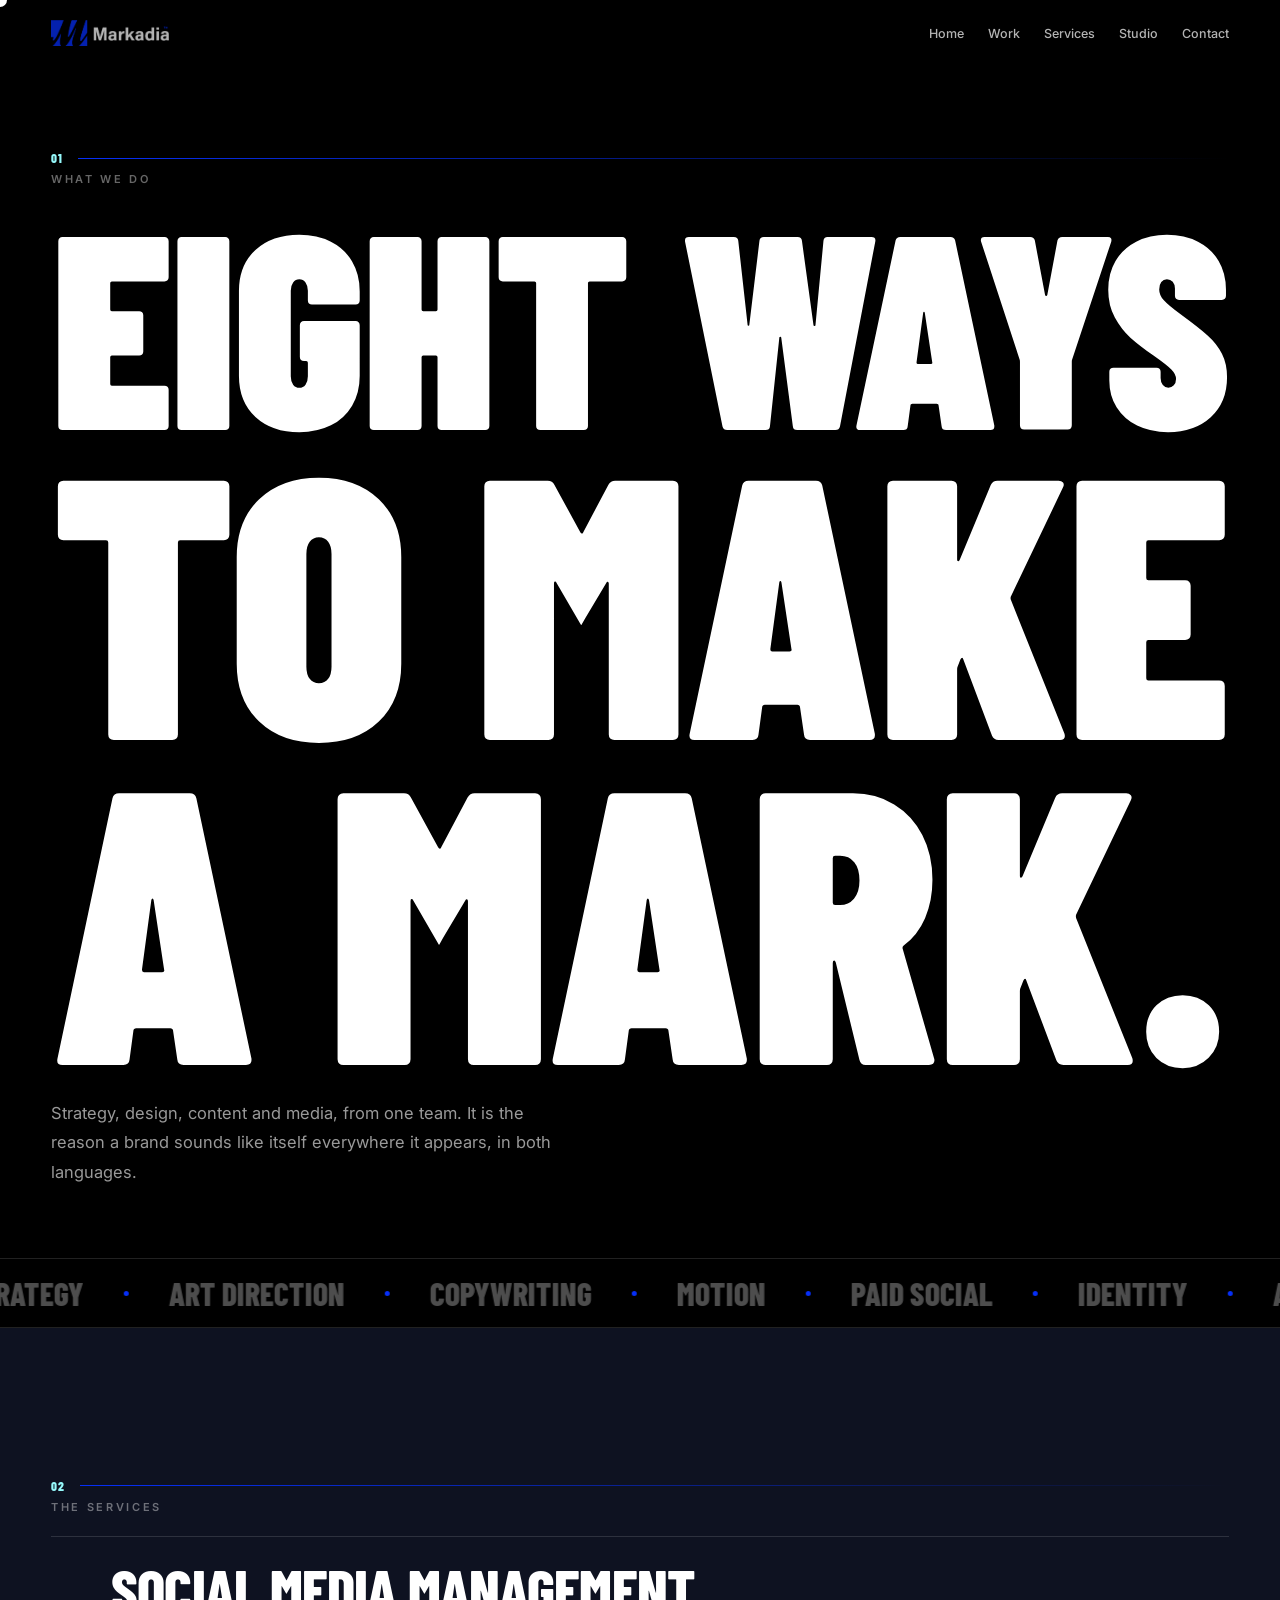
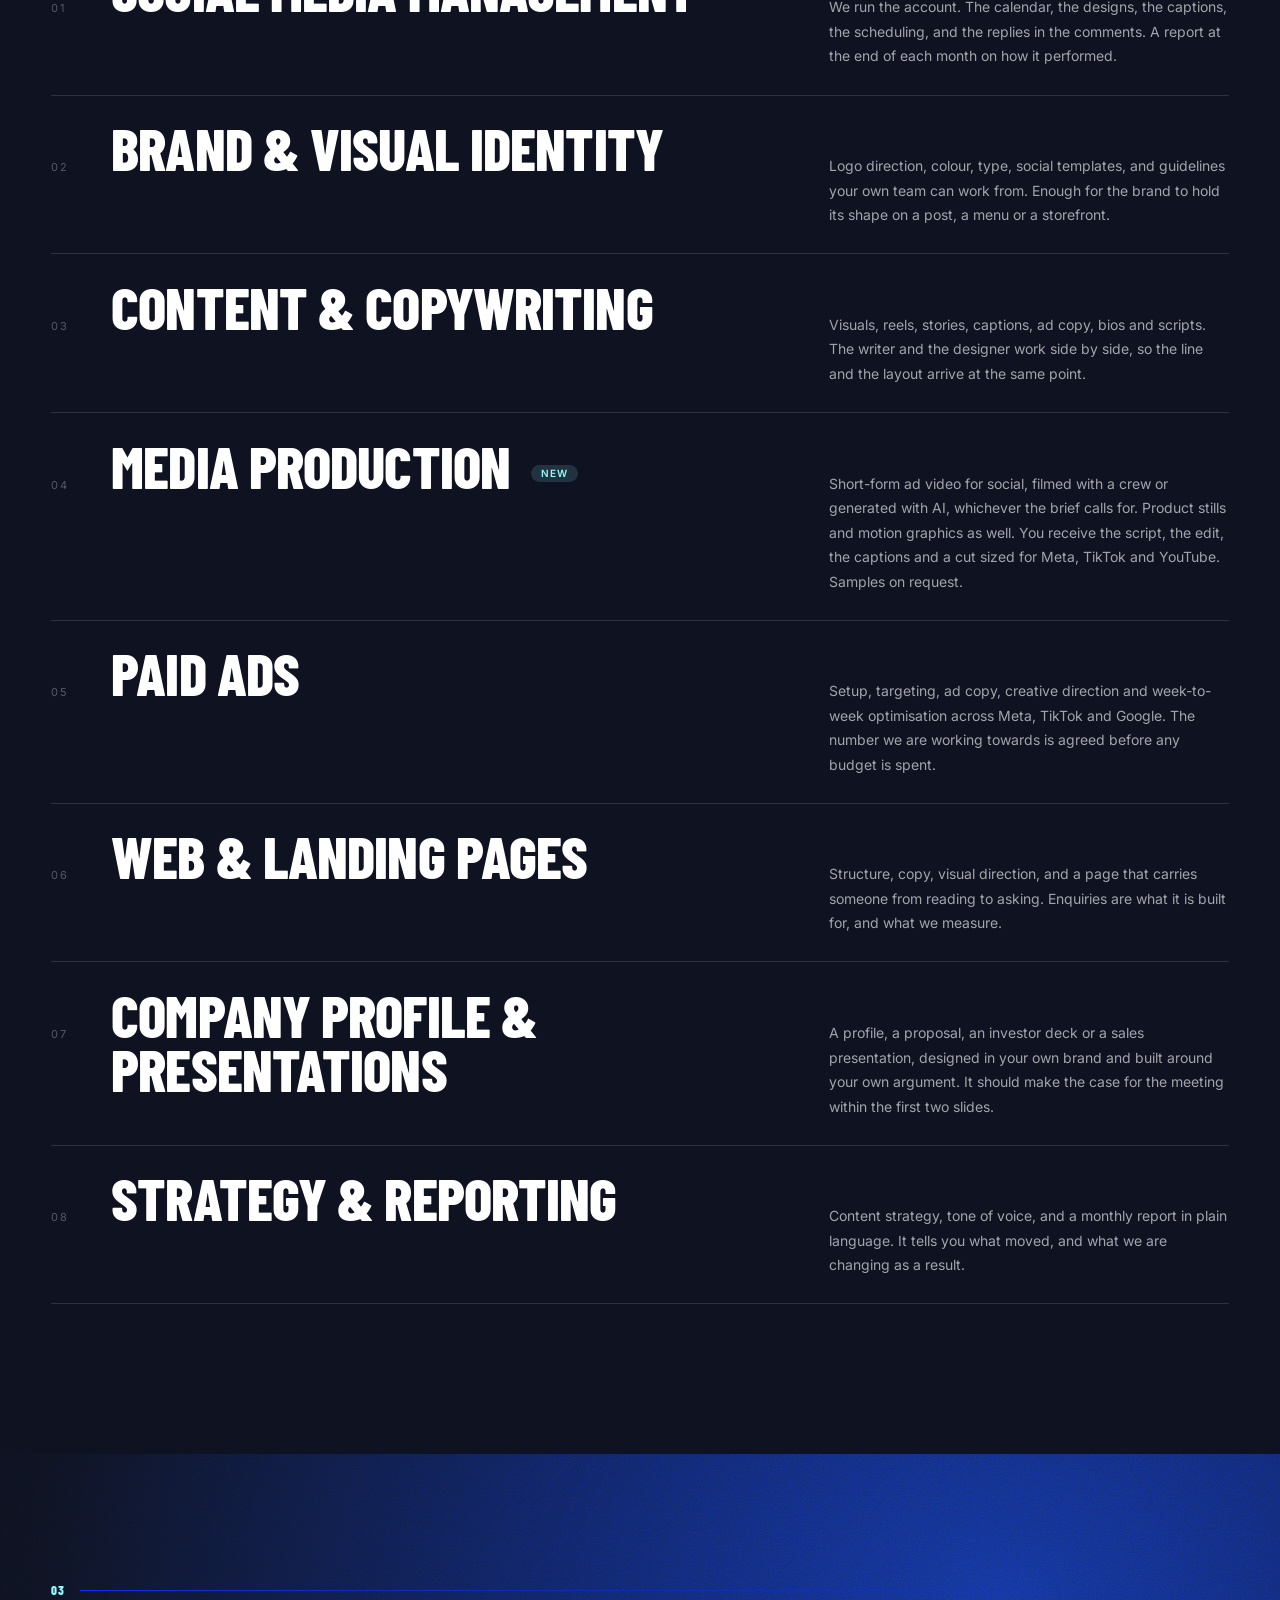
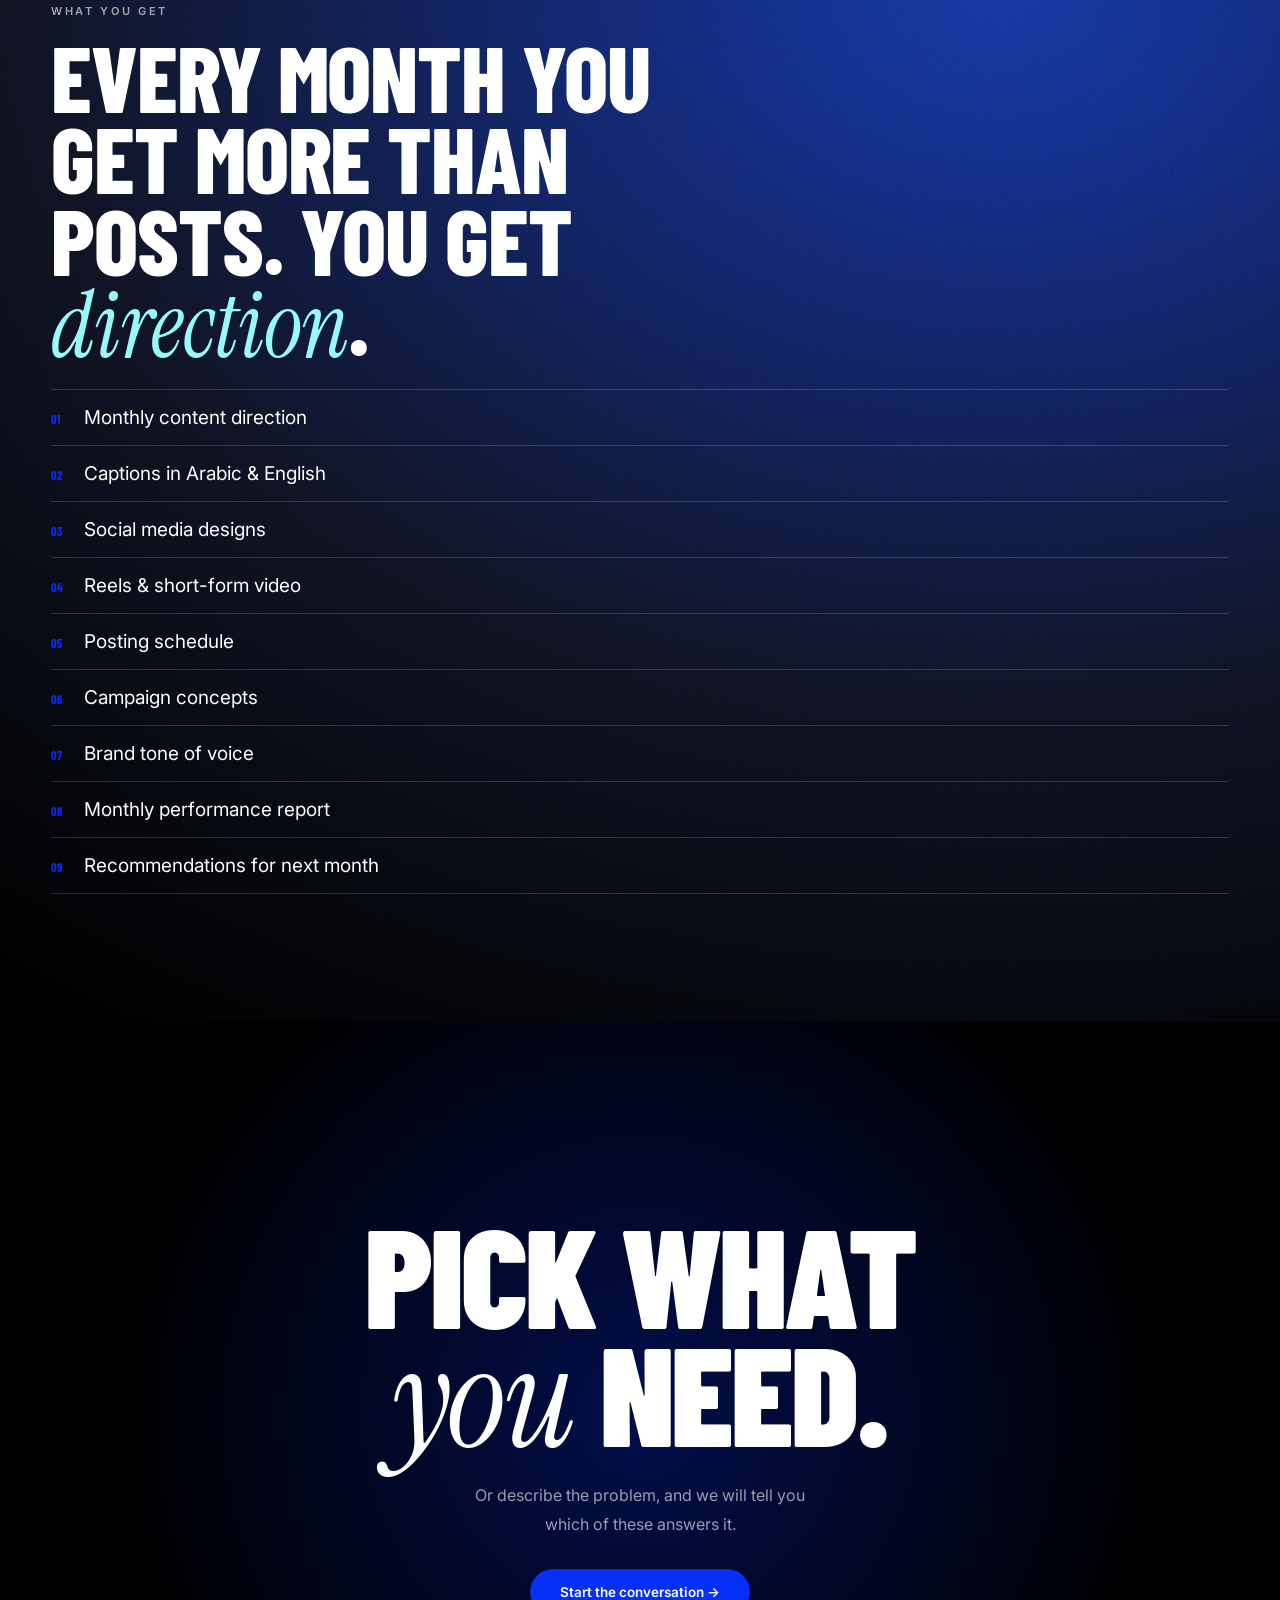
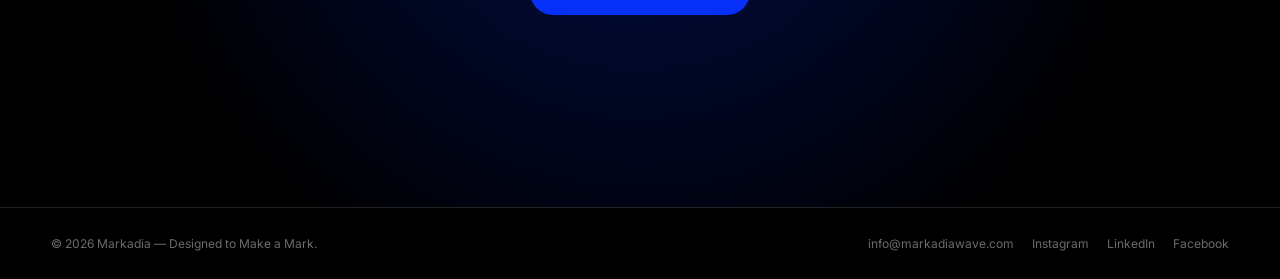
<file: services.html>
<!doctype html>
<html lang="en" class="no-js">
<head>
<meta charset="utf-8">
<meta name="viewport" content="width=device-width, initial-scale=1">
<title>Marketing &amp; Branding Services | Markadia</title>
<link rel="canonical" href="https://markadiawave.com/services.html">
<meta name="description" content="Social media management, brand identity, content and copywriting, media production, paid ads, websites, company profiles, strategy and reporting. All of it in Arabic and English.">
<meta property="og:title" content="Marketing &amp; Branding Services | Markadia">
<meta property="og:description" content="Social media management, brand identity, content and copywriting, media production, paid ads, websites, company profiles, strategy and reporting. All of it in Arabic and English.">
<meta property="og:type" content="website">
<meta property="og:url" content="https://markadiawave.com/services.html">
<meta property="og:site_name" content="Markadia">
<meta property="og:locale" content="en_US">
<meta property="og:image" content="https://markadiawave.com/og-image.png">
<meta property="og:image:width" content="1200">
<meta property="og:image:height" content="630">
<meta name="twitter:card" content="summary_large_image">
<meta name="twitter:title" content="Marketing &amp; Branding Services | Markadia">
<meta name="twitter:description" content="Social media management, brand identity, content and copywriting, media production, paid ads, websites, company profiles, strategy and reporting. All of it in Arabic and English.">
<meta name="twitter:image" content="https://markadiawave.com/og-image.png">
<link rel="icon" href="favicon.ico" sizes="any">
<link rel="icon" href="assets/brand/icon-512.png" type="image/png">
<link rel="apple-touch-icon" href="assets/brand/apple-touch-icon.png">
<meta name="theme-color" content="#062FF8">

<link rel="preconnect" href="https://fonts.googleapis.com">
<link rel="preconnect" href="https://fonts.gstatic.com" crossorigin>
<link href="https://fonts.googleapis.com/css2?family=Barlow+Condensed:wght@500;700;800;900&family=IBM+Plex+Sans+Arabic:wght@400;500&family=Inter:wght@400;500;600&family=Instrument+Serif:ital@0;1&display=swap" rel="stylesheet">

<link rel="stylesheet" href="assets/site.css">
<script>document.documentElement.className="js"</script>
</head>
<body>
<a class="skip" href="#main">Skip to content</a>
<div class="progress" id="progress" aria-hidden="true"></div>
<div class="cursor" id="cursor" aria-hidden="true"></div>

<nav class="nav">
  <a class="mark" href="index.html">
    <img src="assets/brand/logo-dark-nav.png" width="561" height="124"
         alt="Markadia — Designed to Make a Mark.">
  </a>
  <ul>
    <li><a href="index.html">Home</a></li>
    <li><a href="portfolio.html">Work</a></li>
    <li><a href="services.html" aria-current="page">Services</a></li>
    <li><a href="about.html">Studio</a></li>
    <li><a href="contact.html">Contact</a></li>
  </ul>
</nav>

<main id="main">
<header class="phead">
  <div class="phead-in">
    <div class="idx"><span class="no">01</span></div>
    <div class="eyebrow">What we do</div>
    <h1 data-fit-group>
      <span data-fit>Eight ways</span>
      <span data-fit>to make</span>
      <span data-fit>a mark.</span>
    </h1>
    <p class="lede">Strategy, design, content and media, from one team. It is the reason a brand sounds like itself everywhere it appears, in both languages.</p>
  </div>
</header>
<div class="mq" aria-hidden="true">
  <div class="mq-track" id="mqTrack">
    <span>Strategy</span>
    <span>Art Direction</span>
    <span>Copywriting</span>
    <span>Motion</span>
    <span>Paid Social</span>
    <span>Identity</span>
    <span>Arabic &amp; English</span>
    <span>Strategy</span>
    <span>Art Direction</span>
    <span>Copywriting</span>
    <span>Motion</span>
    <span>Paid Social</span>
    <span>Identity</span>
    <span>Arabic &amp; English</span>
  </div>
</div>
<section class="disc">
  <div style="max-width:1180px;margin:0 auto">
    <div class="idx"><span class="no">02</span></div>
    <h2 class="eyebrow">The services</h2>
  </div>
  <ul class="rows">
    <li><a class="row" href="contact.html"><span class="n">01</span><span class="t">Social Media Management</span><span class="d">We run the account. The calendar, the designs, the captions, the scheduling, and the replies in the comments. A report at the end of each month on how it performed.</span></a></li>
    <li><a class="row" href="contact.html"><span class="n">02</span><span class="t">Brand &amp; Visual Identity</span><span class="d">Logo direction, colour, type, social templates, and guidelines your own team can work from. Enough for the brand to hold its shape on a post, a menu or a storefront.</span></a></li>
    <li><a class="row" href="contact.html"><span class="n">03</span><span class="t">Content &amp; Copywriting</span><span class="d">Visuals, reels, stories, captions, ad copy, bios and scripts. The writer and the designer work side by side, so the line and the layout arrive at the same point.</span></a></li>
    <li><a class="row" href="contact.html"><span class="n">04</span><span class="t">Media Production <span class="service-badge">New</span></span><span class="d">Short-form ad video for social, filmed with a crew or generated with AI, whichever the brief calls for. Product stills and motion graphics as well. You receive the script, the edit, the captions and a cut sized for Meta, TikTok and YouTube. Samples on request.</span></a></li>
    <li><a class="row" href="contact.html"><span class="n">05</span><span class="t">Paid Ads</span><span class="d">Setup, targeting, ad copy, creative direction and week-to-week optimisation across Meta, TikTok and Google. The number we are working towards is agreed before any budget is spent.</span></a></li>
    <li><a class="row" href="contact.html"><span class="n">06</span><span class="t">Web &amp; Landing Pages</span><span class="d">Structure, copy, visual direction, and a page that carries someone from reading to asking. Enquiries are what it is built for, and what we measure.</span></a></li>
    <li><a class="row" href="contact.html"><span class="n">07</span><span class="t">Company Profile &amp; Presentations</span><span class="d">A profile, a proposal, an investor deck or a sales presentation, designed in your own brand and built around your own argument. It should make the case for the meeting within the first two slides.</span></a></li>
    <li><a class="row" href="contact.html"><span class="n">08</span><span class="t">Strategy &amp; Reporting</span><span class="d">Content strategy, tone of voice, and a monthly report in plain language. It tells you what moved, and what we are changing as a result.</span></a></li>
  </ul>
</section>

<section class="band">
  <div class="wrap">
    <div class="idx"><span class="no">03</span></div>
    <h2 class="eyebrow">What you get</h2>
    <p class="statement" data-split>Every month you get more than posts. You get <em class="it">direction</em>.</p>
    <ul class="rows plain">
      <li><span class="n">01</span><span>Monthly content direction</span></li>
      <li><span class="n">02</span><span>Captions in Arabic &amp; English</span></li>
      <li><span class="n">03</span><span>Social media designs</span></li>
      <li><span class="n">04</span><span>Reels &amp; short-form video</span></li>
      <li><span class="n">05</span><span>Posting schedule</span></li>
      <li><span class="n">06</span><span>Campaign concepts</span></li>
      <li><span class="n">07</span><span>Brand tone of voice</span></li>
      <li><span class="n">08</span><span>Monthly performance report</span></li>
      <li><span class="n">09</span><span>Recommendations for next month</span></li>
    </ul>
  </div>
</section>
<section class="close">
  <h2>Pick what<br><em class="it" style="text-transform:none">you</em> need.</h2>
  <p>Or describe the problem, and we will tell you which of these answers it.</p>
  <a class="btn" href="contact.html">Start the conversation →</a>
</section>
</main>

<footer>
  <div>© <span id="yr">2026</span> Markadia — Designed to Make a Mark.</div>
  <div class="fl">
    <a href="mailto:info@markadiawave.com">info@markadiawave.com</a>
    <a href="https://www.instagram.com/Markadiaagency" target="_blank" rel="noopener">Instagram</a>
    <a href="https://www.linkedin.com/company/markadiaagency" target="_blank" rel="noopener">LinkedIn</a>
    <a href="https://www.facebook.com/profile.php?id=61589182690085" target="_blank" rel="noopener">Facebook</a>
  </div>
</footer>

<script src="assets/site.js" defer></script>
</body>
</html>
</file>
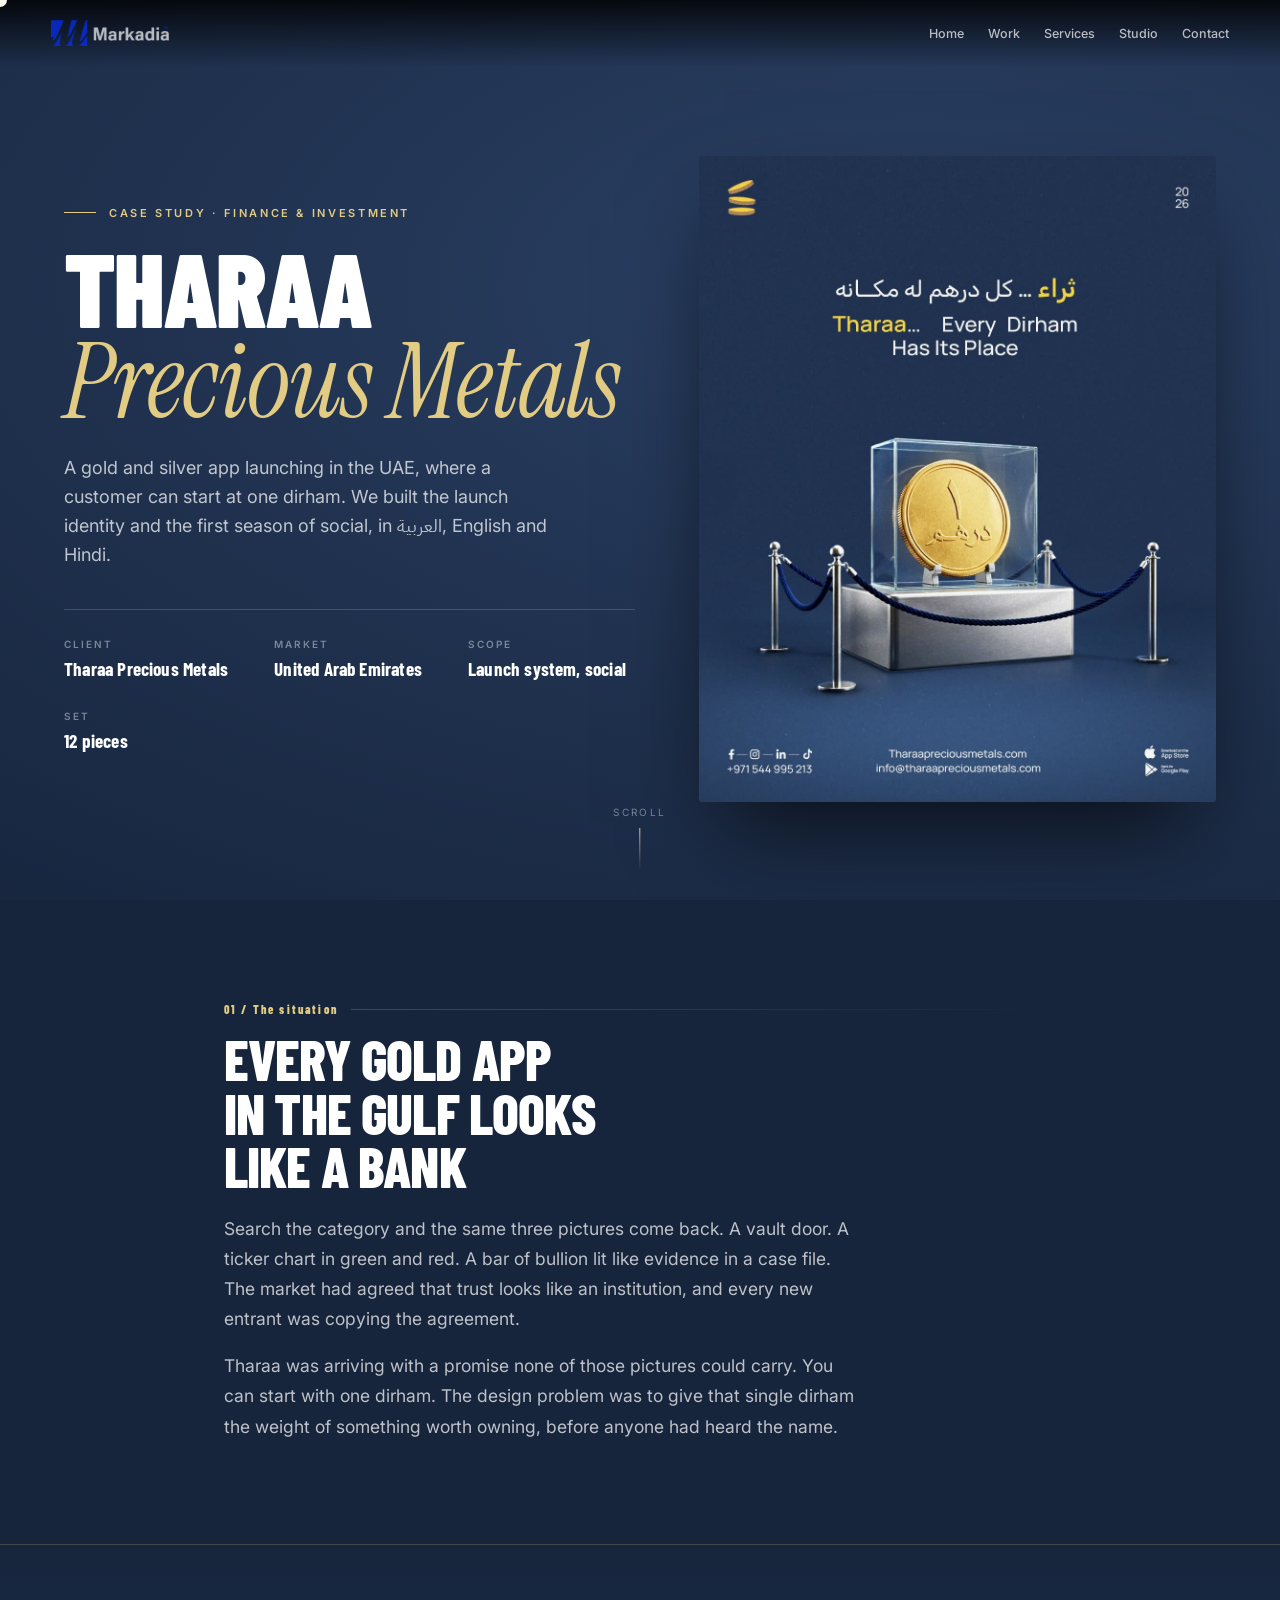
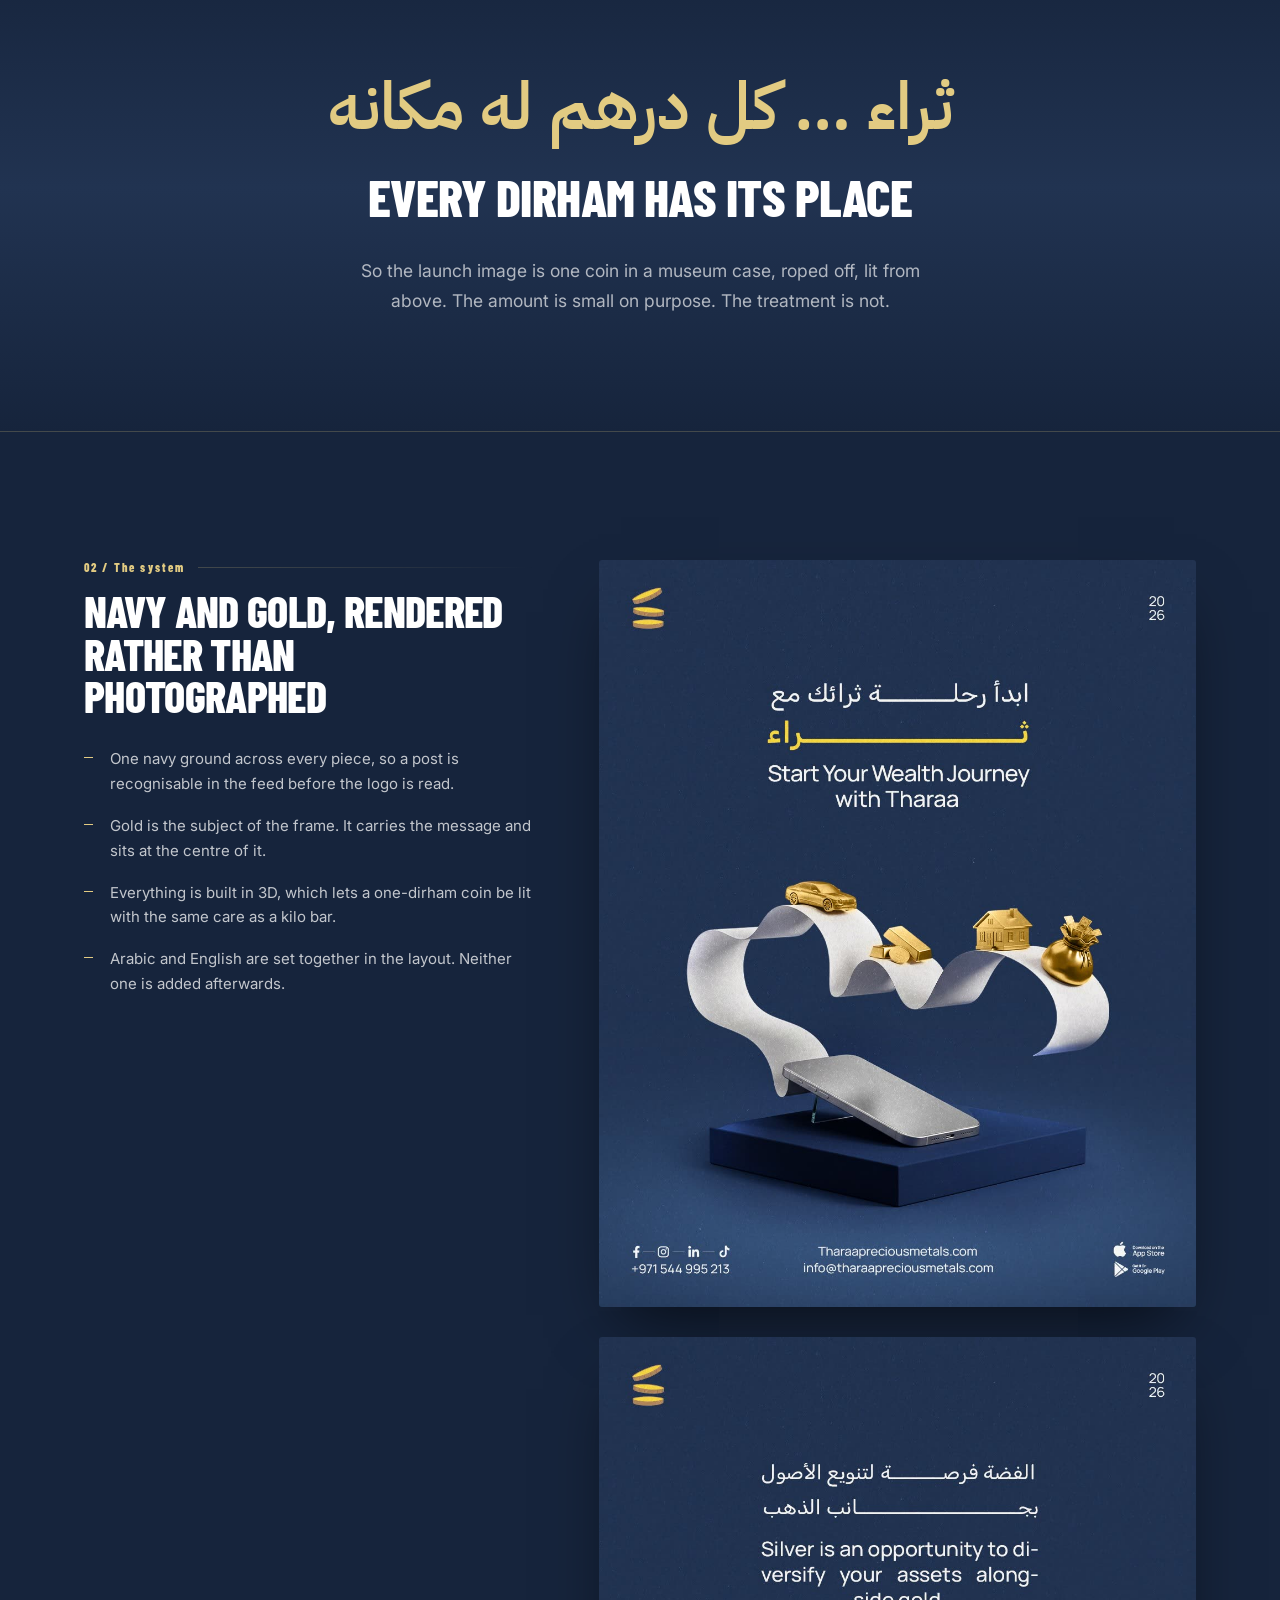
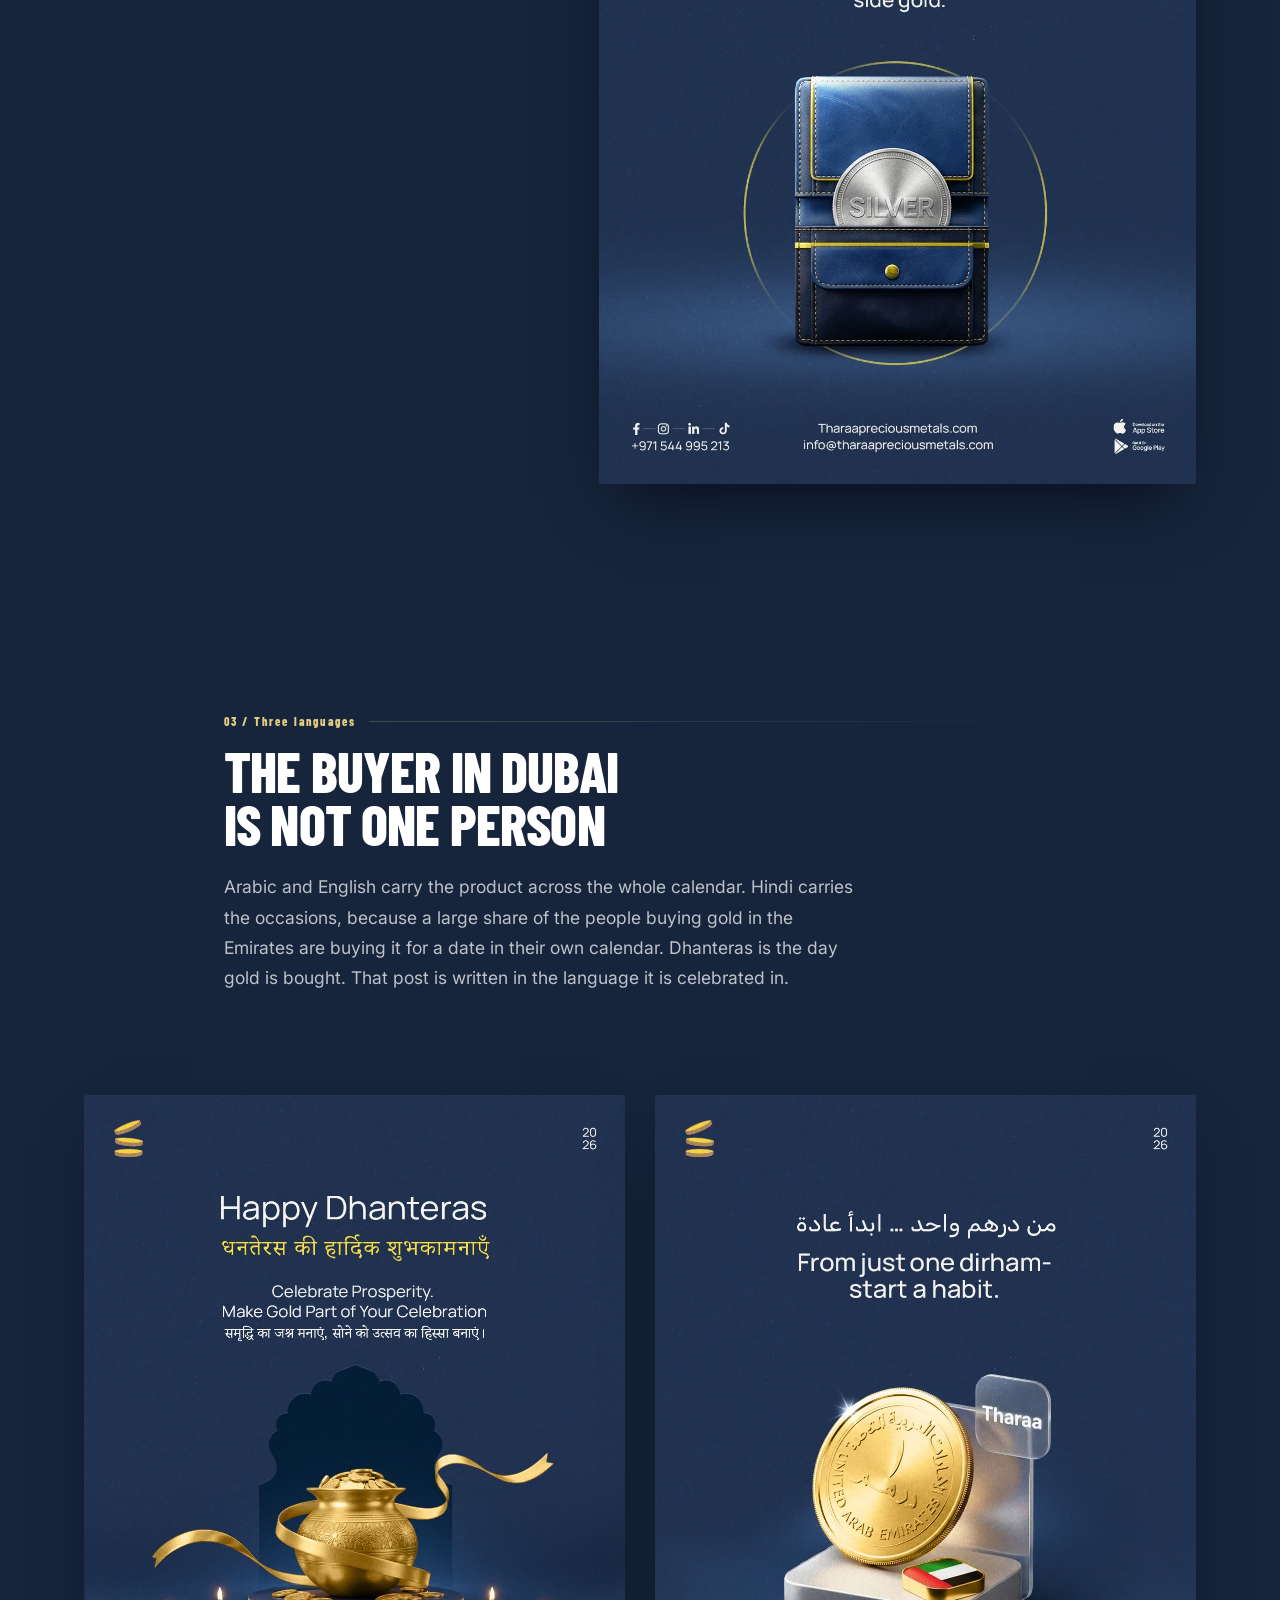
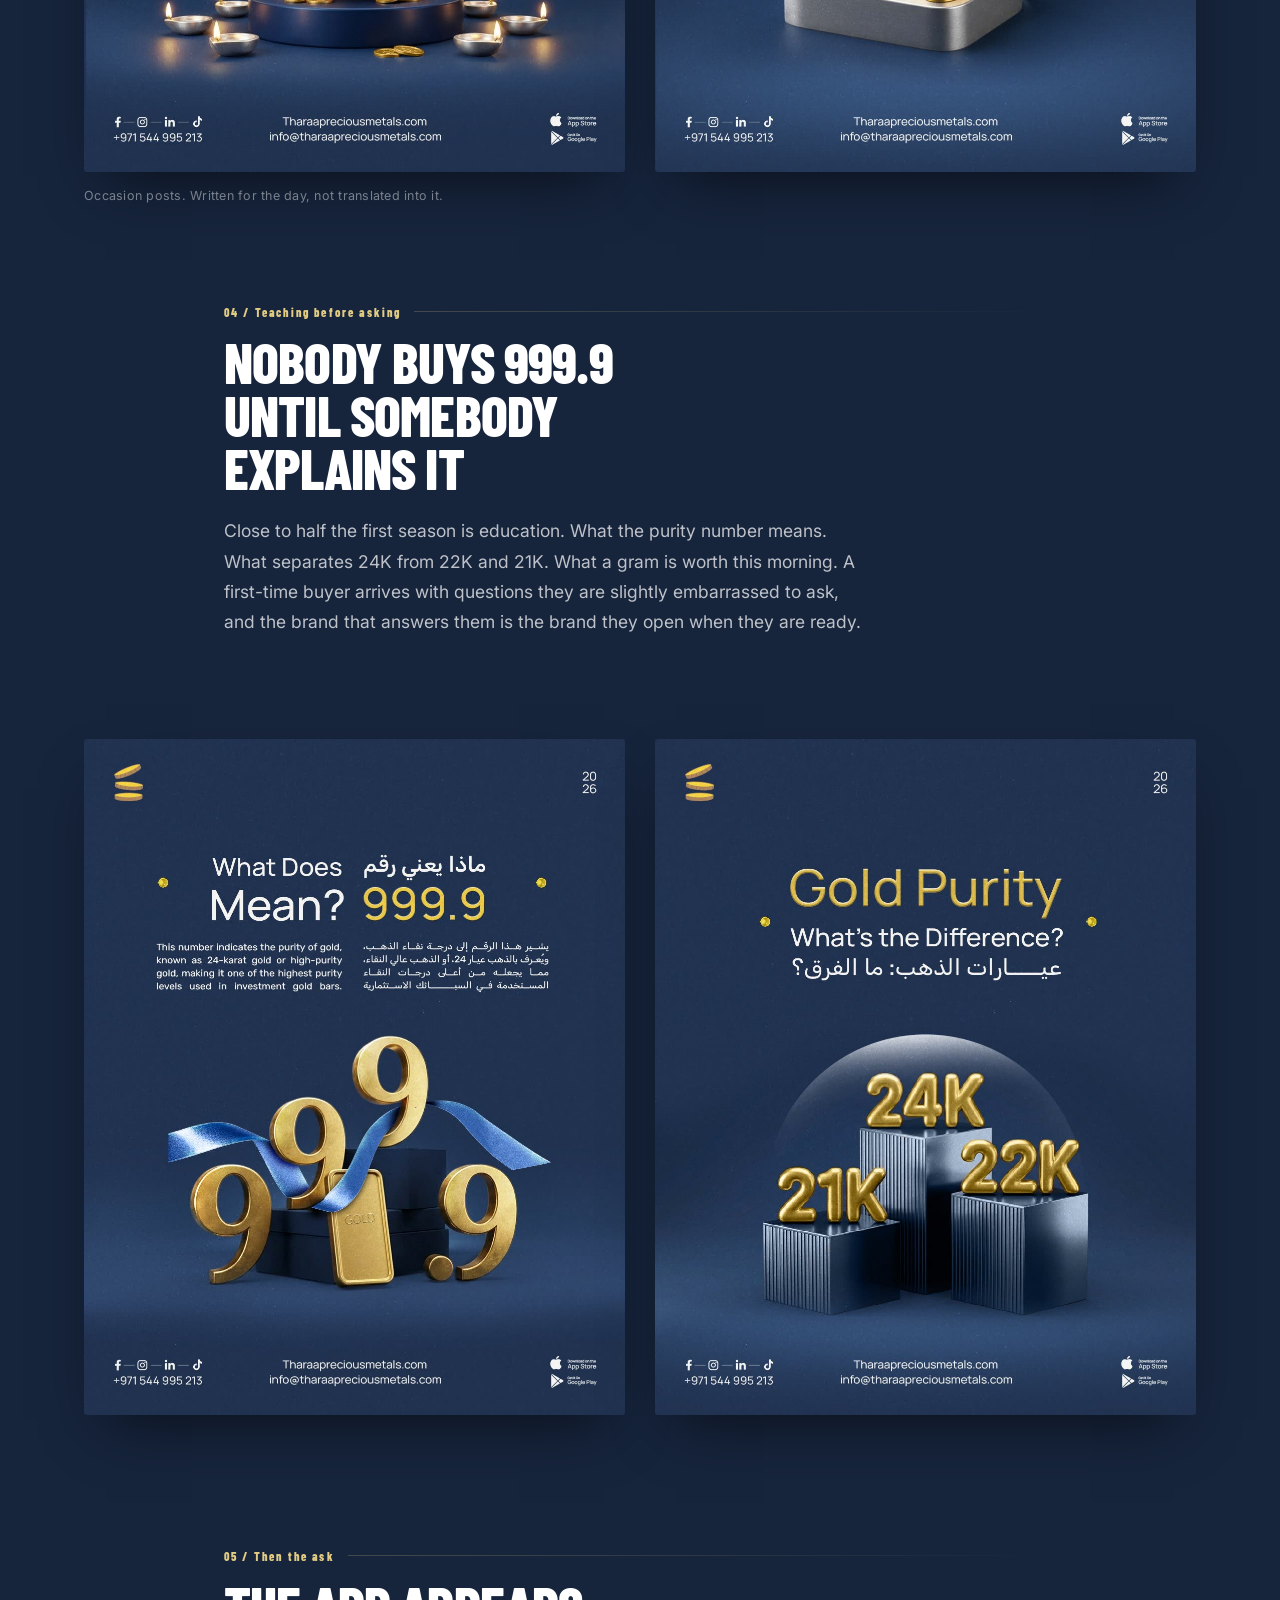
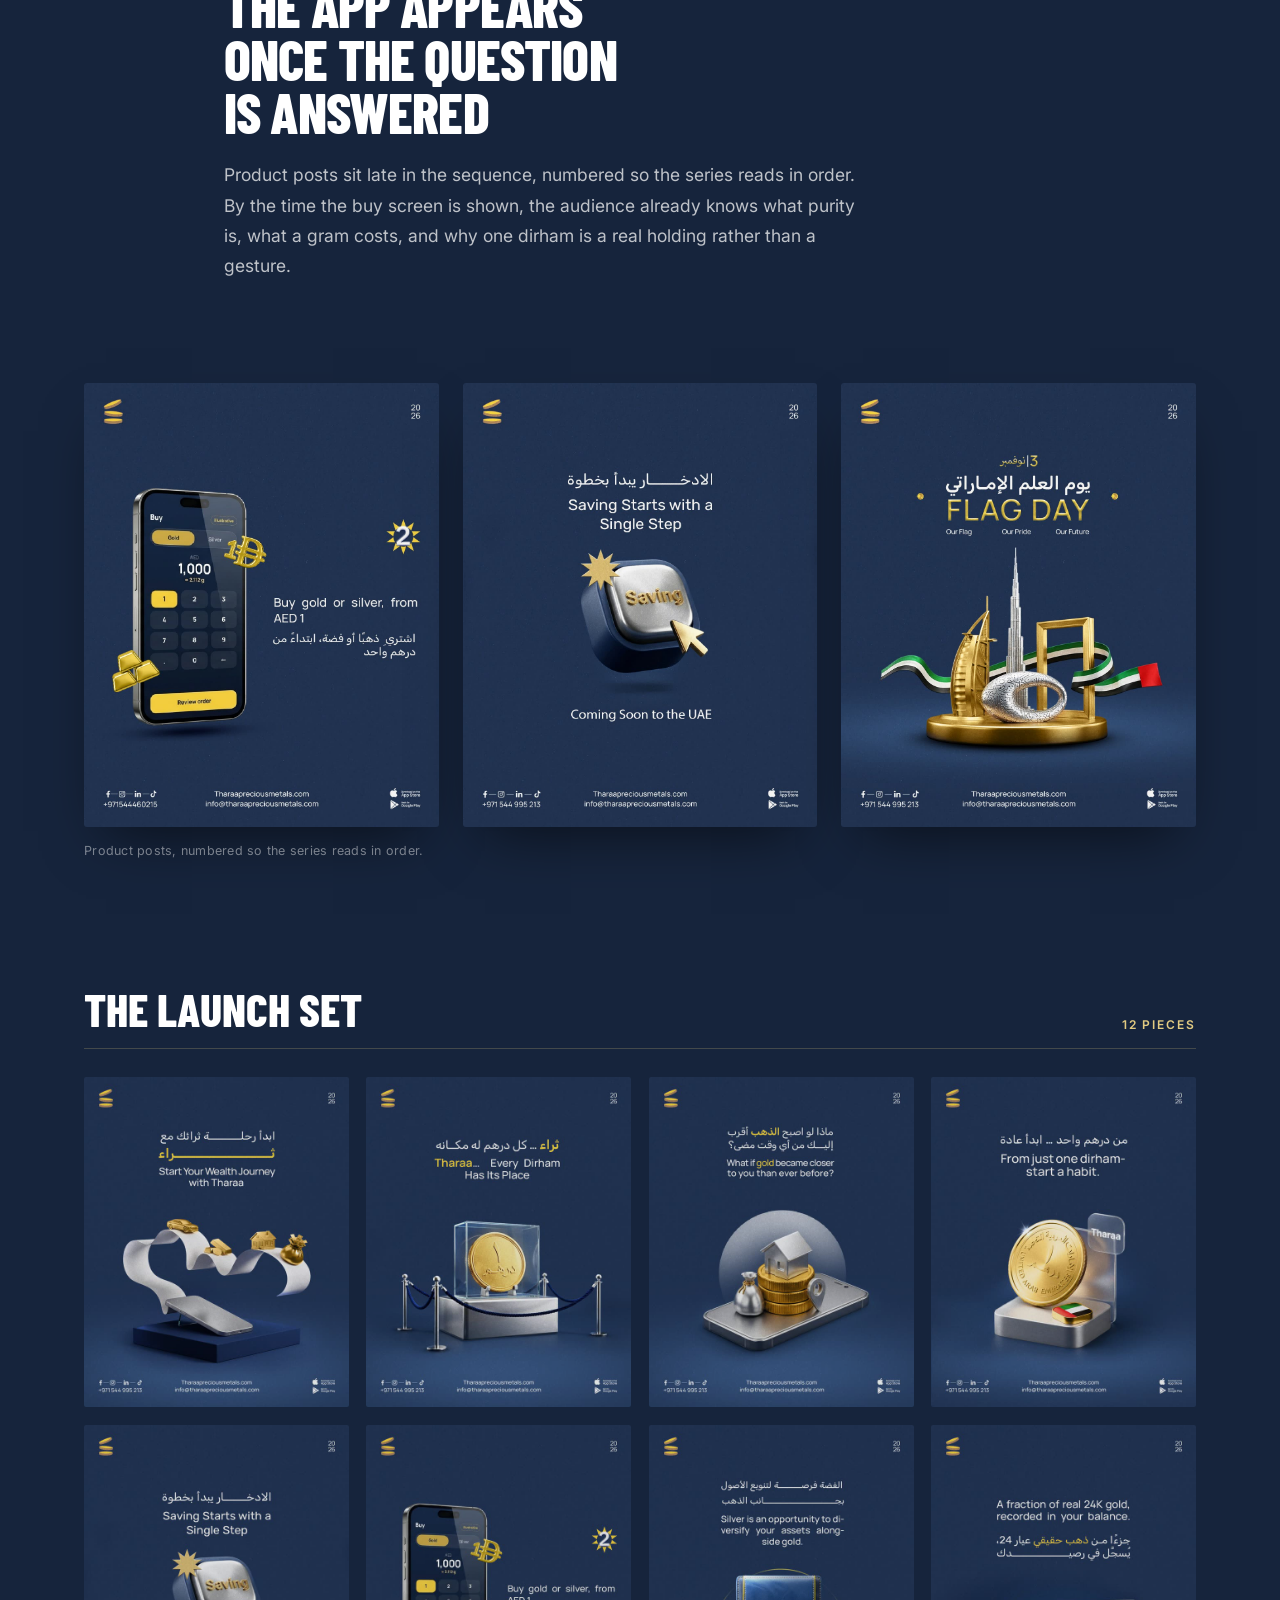
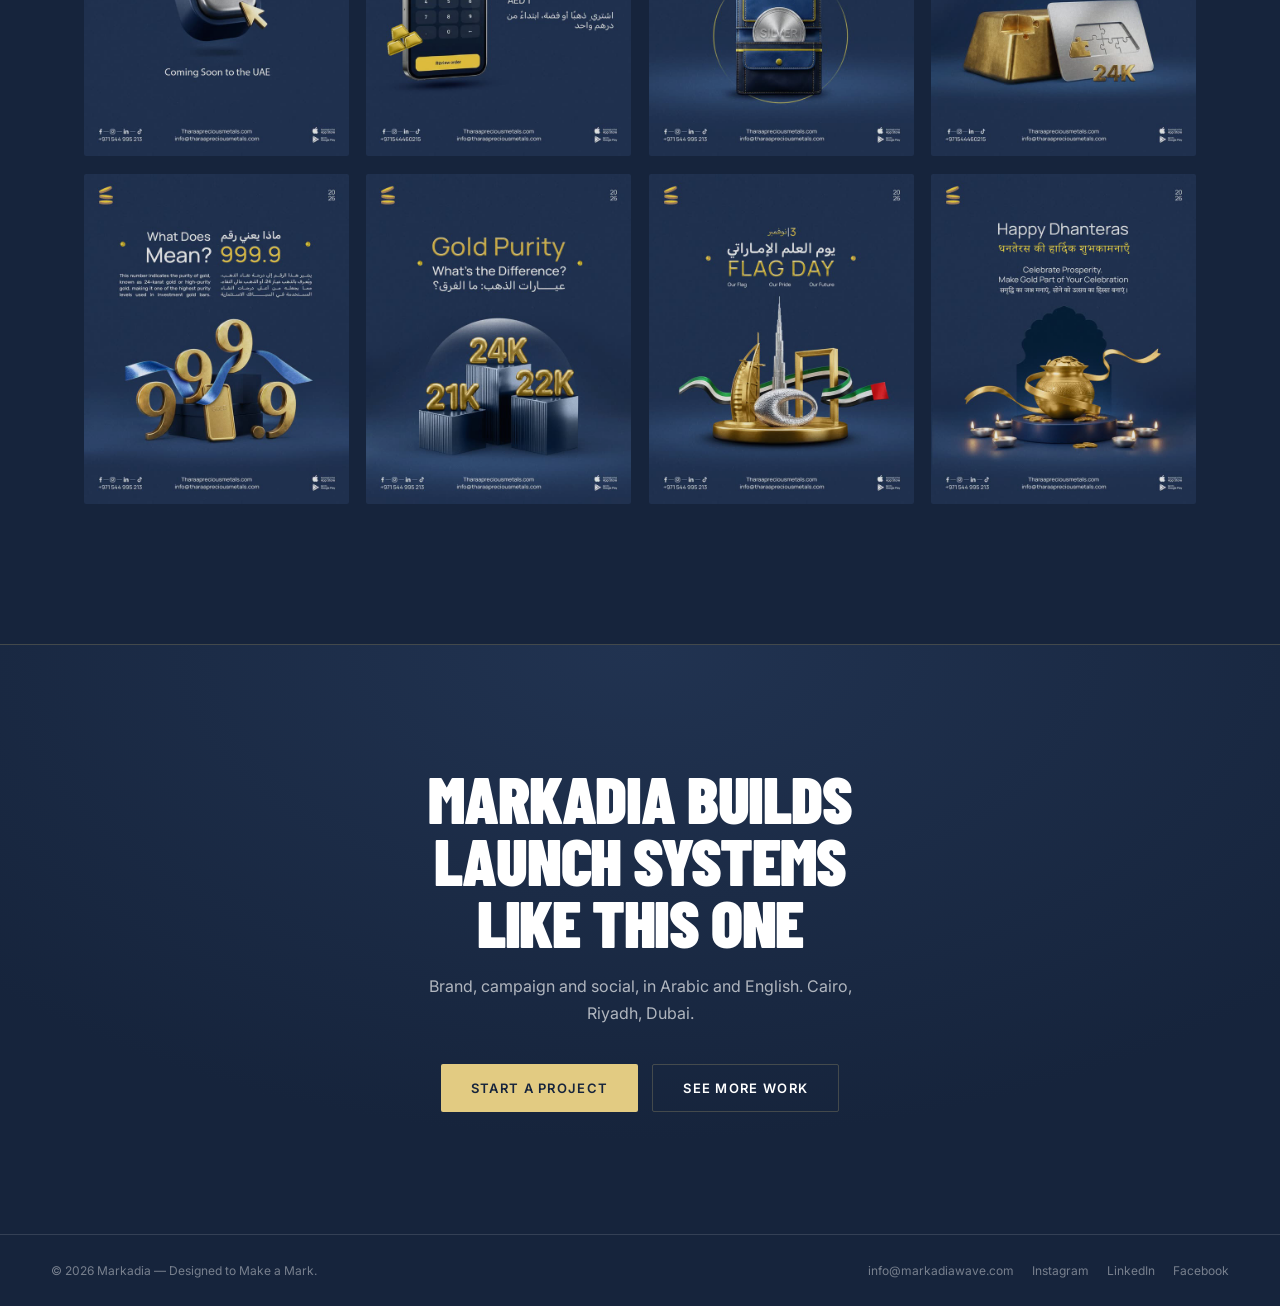
<file: tharaa.html>
<!doctype html>
<html lang="en" class="no-js">
<head>
<meta charset="utf-8">
<meta name="viewport" content="width=device-width, initial-scale=1">
<title>Tharaa Precious Metals: Launch Case Study | Markadia</title>
<link rel="canonical" href="https://markadiawave.com/tharaa.html">
<meta name="description" content="How Markadia built the launch identity and social system for Tharaa Precious Metals, a gold and silver app in the UAE, in Arabic, English and Hindi.">
<meta property="og:title" content="Tharaa Precious Metals: Launch Case Study | Markadia">
<meta property="og:description" content="How Markadia built the launch identity and social system for Tharaa Precious Metals, a gold and silver app in the UAE, in Arabic, English and Hindi.">
<meta property="og:type" content="article">
<meta property="og:url" content="https://markadiawave.com/tharaa.html">
<meta property="og:site_name" content="Markadia">
<meta property="og:locale" content="en_US">
<meta property="og:image" content="https://markadiawave.com/og-image.png">
<meta property="og:image:width" content="1200">
<meta property="og:image:height" content="630">
<meta name="twitter:card" content="summary_large_image">
<meta name="twitter:title" content="Tharaa Precious Metals: Launch Case Study | Markadia">
<meta name="twitter:description" content="How Markadia built the launch identity and social system for Tharaa Precious Metals, a gold and silver app in the UAE, in Arabic, English and Hindi.">
<meta name="twitter:image" content="https://markadiawave.com/og-image.png">
<link rel="icon" href="favicon.ico" sizes="any">
<link rel="icon" href="assets/brand/icon-512.png" type="image/png">
<link rel="apple-touch-icon" href="assets/brand/apple-touch-icon.png">
<meta name="theme-color" content="#213351">

<link rel="preconnect" href="https://fonts.googleapis.com">
<link rel="preconnect" href="https://fonts.gstatic.com" crossorigin>
<link href="https://fonts.googleapis.com/css2?family=Barlow+Condensed:wght@500;700;800;900&family=IBM+Plex+Sans+Arabic:wght@400;500;600&family=Inter:wght@400;500;600&family=Instrument+Serif:ital@0;1&display=swap" rel="stylesheet">
<link rel="preload" as="image" href="assets/portfolio/tharaa-02.jpg">

<link rel="stylesheet" href="assets/site.css">
<style>
/* ──────────────────────────────────────────────────────────────
   Tharaa case study.
   The palette is sampled from the artwork itself, not invented:
   navy rgb(33,51,81), gold highlight rgb(226,203,130), mid gold
   rgb(185,156,77). The page borrows the brand's type and nothing
   else, because for its length the client's world is the subject.
   Motion is CSS only. No WebGL, no canvas, no library.
   ────────────────────────────────────────────────────────────── */
.case{
  --navy:#213351;
  --navy-deep:#16243c;
  --navy-lift:#2b4166;
  --gold:#e2cb82;
  --gold-mid:#b99c4d;
  --gold-deep:#8c6d1d;
  --case-rule:rgba(226,203,130,.22);
  --m:clamp(20px,5vw,80px);
  background:var(--navy-deep);
  color:#fff;
}
.case ::selection{background:var(--gold);color:var(--navy-deep)}

/* ── reveal: one class, driven by the observer below ── */
.case .rv{opacity:0;transform:translateY(26px);
  transition:opacity .9s cubic-bezier(.22,.61,.36,1),transform .9s cubic-bezier(.22,.61,.36,1)}
.case .rv.in{opacity:1;transform:none}
.case .rv.d1{transition-delay:.09s}
.case .rv.d2{transition-delay:.18s}
.case .rv.d3{transition-delay:.27s}
@media (prefers-reduced-motion:reduce){
  .case .rv{opacity:1;transform:none;transition:none}
}

/* ── hero ── */
.c-hero{position:relative;min-height:100svh;display:grid;align-items:center;
  padding:150px var(--m) 92px;overflow:hidden;
  background:radial-gradient(130% 95% at 72% 32%,var(--navy-lift) 0%,var(--navy) 42%,var(--navy-deep) 100%)}
.c-hero-in{position:relative;z-index:2;max-width:1240px;margin:0 auto;width:100%;
  display:grid;grid-template-columns:1.05fr .95fr;gap:clamp(30px,5vw,72px);align-items:center}
.c-kicker{display:flex;align-items:center;gap:13px;font-size:11px;font-weight:600;
  letter-spacing:.24em;text-transform:uppercase;color:var(--gold);margin-bottom:22px}
.c-kicker::before{content:'';width:32px;height:1px;background:var(--gold)}
.c-hero h1{font-family:var(--display);font-weight:900;text-transform:uppercase;
  font-size:clamp(46px,8.2vw,104px);line-height:.86;letter-spacing:-.02em;text-wrap:balance}
.c-hero h1 em{font-family:var(--serif);font-style:italic;font-weight:400;
  text-transform:none;letter-spacing:-.01em;color:var(--gold)}
.c-ar{font-family:'IBM Plex Sans Arabic',sans-serif;unicode-bidi:isolate}
.c-hero .c-sub{margin-top:26px;max-width:46ch;font-size:clamp(15px,1.5vw,18px);
  line-height:1.62;color:rgba(255,255,255,.72)}
.c-facts{display:flex;flex-wrap:wrap;gap:30px 46px;margin-top:40px;
  padding-top:28px;border-top:1px solid var(--case-rule)}
.c-facts div span{display:block;font-size:10px;font-weight:600;letter-spacing:.2em;
  text-transform:uppercase;color:rgba(255,255,255,.42);margin-bottom:7px}
.c-facts div b{font-family:var(--display);font-weight:700;font-size:19px;letter-spacing:.01em}
.c-hero-art{position:relative}
.c-hero-art img{width:100%;height:auto;border-radius:3px;
  box-shadow:0 44px 90px -24px rgba(0,0,0,.72)}
/* the case rises a little as the page is scrolled, where the browser can
   drive it from scroll position rather than from a timer */
@supports (animation-timeline:view()){
  @media (prefers-reduced-motion:no-preference){
    .c-hero-art img{animation:floatUp linear both;animation-timeline:view();
      animation-range:cover 0% cover 100%}
    @keyframes floatUp{from{transform:translateY(34px) scale(1.015)}
      to{transform:translateY(-34px) scale(1.015)}}
  }
}
.c-scroll{position:absolute;left:50%;bottom:30px;transform:translateX(-50%);z-index:3;
  font-size:10px;letter-spacing:.24em;text-transform:uppercase;
  color:rgba(255,255,255,.4);display:flex;flex-direction:column;align-items:center;gap:10px}
.c-scroll::after{content:'';width:1px;height:42px;
  background:linear-gradient(180deg,var(--gold),transparent)}

/* ── a plain prose beat ── */
.c-beat{padding:clamp(68px,8vw,112px) var(--m);max-width:1240px;margin:0 auto}
.c-beat.narrow{max-width:960px}
.c-no{font-family:var(--display);font-weight:800;font-size:12px;letter-spacing:.18em;
  color:var(--gold);margin-bottom:16px;display:flex;align-items:center;gap:13px}
.c-no::after{content:'';height:1px;flex:1;
  background:linear-gradient(90deg,var(--case-rule),transparent)}
.c-beat h2{font-family:var(--display);font-weight:800;text-transform:uppercase;
  font-size:clamp(30px,4.6vw,56px);line-height:.95;letter-spacing:-.015em;
  max-width:18ch;text-wrap:balance}
.c-beat p{margin-top:22px;max-width:58ch;font-size:clamp(15px,1.45vw,17.5px);
  line-height:1.72;color:rgba(255,255,255,.72)}
.c-beat p + p{margin-top:17px}

/* ── the idea: one oversized statement over a full-bleed frame ── */
.c-idea{position:relative;padding:clamp(76px,9vw,124px) var(--m);text-align:center;
  background:linear-gradient(180deg,var(--navy-deep),var(--navy) 50%,var(--navy-deep));
  border-top:1px solid var(--case-rule);border-bottom:1px solid var(--case-rule)}
.c-idea .c-ar{display:block;font-size:clamp(28px,5.4vw,66px);font-weight:600;
  line-height:1.42;color:var(--gold);direction:rtl}
.c-idea .en{display:block;margin-top:16px;font-family:var(--display);font-weight:800;
  text-transform:uppercase;font-size:clamp(24px,4.2vw,52px);line-height:1;letter-spacing:-.01em}
.c-idea p{margin:34px auto 0;max-width:52ch;font-size:clamp(15px,1.45vw,17.5px);
  line-height:1.72;color:rgba(255,255,255,.66)}

/* ── pinned column with a stack of frames beside it ── */
.c-pin{padding:0 var(--m) clamp(80px,10vw,130px);max-width:1240px;margin:0 auto;
  display:grid;grid-template-columns:.86fr 1.14fr;gap:clamp(30px,5vw,76px);align-items:start}
.c-pin-side{position:sticky;top:clamp(96px,14vh,150px)}
.c-pin-side ul{list-style:none;margin-top:30px;display:grid;gap:17px}
.c-pin-side li{position:relative;padding-left:26px;font-size:15px;line-height:1.66;
  color:rgba(255,255,255,.74)}
.c-pin-side li::before{content:'';position:absolute;left:0;top:10px;width:9px;height:1px;
  background:var(--gold)}
.c-stack{display:grid;gap:clamp(18px,2.4vw,30px)}
.c-stack img{width:100%;height:auto;border-radius:3px;
  box-shadow:0 30px 64px -22px rgba(0,0,0,.66)}

/* ── a pair, and a trio ── */
.c-pair{display:grid;grid-template-columns:1fr 1fr;gap:clamp(16px,2.4vw,30px);
  max-width:1240px;margin:0 auto;padding:0 var(--m)}
.c-trio{display:grid;grid-template-columns:repeat(3,1fr);gap:clamp(14px,2vw,24px);
  max-width:1240px;margin:0 auto;padding:0 var(--m)}
.c-pair img,.c-trio img{width:100%;height:auto;border-radius:3px;
  box-shadow:0 26px 56px -22px rgba(0,0,0,.6)}
.c-cap{margin:16px auto 0;max-width:1240px;padding:0 var(--m);
  font-size:12.5px;letter-spacing:.02em;color:rgba(255,255,255,.44)}

/* ── the full set ── */
.c-set{padding:clamp(80px,10vw,130px) var(--m) clamp(86px,11vw,140px);
  max-width:1240px;margin:0 auto}
.c-set-head{display:flex;align-items:flex-end;justify-content:space-between;gap:20px;
  flex-wrap:wrap;padding-bottom:16px;margin-bottom:28px;border-bottom:1px solid var(--case-rule)}
.c-set-head h2{font-family:var(--display);font-weight:800;text-transform:uppercase;
  font-size:clamp(28px,4.4vw,46px);line-height:1}
.c-set-head span{font-size:12px;font-weight:600;letter-spacing:.16em;text-transform:uppercase;
  color:var(--gold)}
.c-grid{display:grid;grid-template-columns:repeat(4,1fr);gap:clamp(10px,1.4vw,18px)}
.c-grid img{width:100%;height:auto;border-radius:2px;opacity:.9;
  transition:opacity .4s ease,transform .4s ease}
.c-grid a:hover img,.c-grid a:focus-visible img{opacity:1;transform:translateY(-4px)}

/* ── close ── */
.c-end{padding:clamp(78px,9.5vw,128px) var(--m);text-align:center;
  background:radial-gradient(100% 120% at 50% 0%,var(--navy) 0%,var(--navy-deep) 70%);
  border-top:1px solid var(--case-rule)}
.c-end h2{font-family:var(--display);font-weight:900;text-transform:uppercase;
  font-size:clamp(32px,5.6vw,66px);line-height:.94;letter-spacing:-.018em;
  max-width:16ch;margin:0 auto;text-wrap:balance}
.c-end p{margin:20px auto 0;max-width:44ch;font-size:16px;line-height:1.66;
  color:rgba(255,255,255,.66)}
.c-cta{display:flex;gap:14px;justify-content:center;flex-wrap:wrap;margin-top:38px}
.c-cta a{display:inline-flex;align-items:center;gap:10px;padding:15px 30px;border-radius:2px;
  font-size:13px;font-weight:600;letter-spacing:.1em;text-transform:uppercase;
  transition:background .25s ease,color .25s ease,border-color .25s ease}
.c-cta .gold{background:var(--gold);color:var(--navy-deep)}
.c-cta .gold:hover{background:#fff}
.c-cta .ghost{border:1px solid var(--case-rule);color:#fff}
.c-cta .ghost:hover{border-color:var(--gold);color:var(--gold)}

/* ── narrow ── */
@media (max-width:980px){
  .c-hero-in{grid-template-columns:1fr;gap:38px}
  .c-hero-art{max-width:460px}
  .c-pin{grid-template-columns:1fr;gap:34px}
  .c-pin-side{position:static}
  .c-grid{grid-template-columns:repeat(3,1fr)}
}
@media (max-width:620px){
  .c-hero{min-height:auto;padding-top:128px}
  .c-pair,.c-trio{grid-template-columns:1fr}
  .c-grid{grid-template-columns:repeat(2,1fr)}
  .c-facts{gap:22px 32px}
  .c-scroll{display:none}
}
</style>
</head>
<body class="case">
<a class="skip" href="#main">Skip to content</a>
<div class="progress" id="progress" aria-hidden="true"></div>
<div class="cursor" id="cursor" aria-hidden="true"></div>

<nav class="nav">
  <a class="mark" href="index.html">
    <img src="assets/brand/logo-dark-nav.png" width="561" height="124"
         alt="Markadia — Designed to Make a Mark.">
  </a>
  <ul>
    <li><a href="index.html">Home</a></li>
    <li><a href="portfolio.html" aria-current="page">Work</a></li>
    <li><a href="services.html">Services</a></li>
    <li><a href="about.html">Studio</a></li>
    <li><a href="contact.html">Contact</a></li>
  </ul>
</nav>

<main id="main">

  <!-- ── hero ───────────────────────────────────────────── -->
  <header class="c-hero">
    <div class="c-hero-in">
      <div>
        <div class="c-kicker rv">Case study · Finance &amp; Investment</div>
        <h1 class="rv d1">Tharaa<br><em>Precious Metals</em></h1>
        <p class="c-sub rv d2">A gold and silver app launching in the UAE, where a
          customer can start at one dirham. We built the launch identity and the
          first season of social, in <span class="c-ar" dir="rtl">العربية</span>,
          English and Hindi.</p>
        <div class="c-facts rv d3">
          <div><span>Client</span><b>Tharaa Precious Metals</b></div>
          <div><span>Market</span><b>United Arab Emirates</b></div>
          <div><span>Scope</span><b>Launch system, social</b></div>
          <div><span>Set</span><b>12 pieces</b></div>
        </div>
      </div>
      <div class="c-hero-art rv d2">
        <img src="assets/portfolio/tharaa-02.jpg" width="1080" height="1350"
             alt="Tharaa launch key visual: a single gold one-dirham coin displayed in a museum case behind a velvet rope."
             fetchpriority="high" decoding="async">
      </div>
    </div>
    <div class="c-scroll" aria-hidden="true">Scroll</div>
  </header>

  <!-- ── 01 the situation ───────────────────────────────── -->
  <section class="c-beat narrow">
    <div class="c-no rv">01 / The situation</div>
    <h2 class="rv">Every gold app in the Gulf looks like a bank</h2>
    <p class="rv d1">Search the category and the same three pictures come back. A vault
      door. A ticker chart in green and red. A bar of bullion lit like evidence in a
      case file. The market had agreed that trust looks like an institution, and every
      new entrant was copying the agreement.</p>
    <p class="rv d1">Tharaa was arriving with a promise none of those pictures could
      carry. You can start with one dirham. The design problem was to give that single
      dirham the weight of something worth owning, before anyone had heard the name.</p>
  </section>

  <!-- ── 02 the idea ────────────────────────────────────── -->
  <section class="c-idea">
    <div class="rv">
      <span class="c-ar" dir="rtl">ثراء … كل درهم له مكانه</span>
      <span class="en">Every dirham has its place</span>
    </div>
    <p class="rv d1">So the launch image is one coin in a museum case, roped off, lit
      from above. The amount is small on purpose. The treatment is not.</p>
  </section>

  <!-- ── 03 the system ──────────────────────────────────── -->
  <section class="c-pin" style="padding-top:clamp(80px,10vw,130px)">
    <div class="c-pin-side">
      <div class="c-no rv">02 / The system</div>
      <h2 class="rv" style="font-family:var(--display);font-weight:800;text-transform:uppercase;font-size:clamp(28px,3.6vw,44px);line-height:.96;letter-spacing:-.015em">Navy and gold, rendered rather than photographed</h2>
      <ul>
        <li class="rv d1">One navy ground across every piece, so a post is recognisable
          in the feed before the logo is read.</li>
        <li class="rv d1">Gold is the subject of the frame. It carries the message and
          sits at the centre of it.</li>
        <li class="rv d2">Everything is built in 3D, which lets a one-dirham coin be lit
          with the same care as a kilo bar.</li>
        <li class="rv d2">Arabic and English are set together in the layout. Neither one
          is added afterwards.</li>
      </ul>
    </div>
    <div class="c-stack">
      <img class="rv" src="assets/portfolio/tharaa-01.jpg" width="1080" height="1350"
           alt="Tharaa social post: Start Your Wealth Journey, a gold car, bars, house and money bag on a ribbon path above a phone."
           loading="lazy" decoding="async">
      <img class="rv" src="assets/portfolio/tharaa-07.jpg" width="1080" height="1350"
           alt="Tharaa social post in the launch system."
           loading="lazy" decoding="async">
    </div>
  </section>

  <!-- ── 04 three languages ─────────────────────────────── -->
  <section class="c-beat narrow">
    <div class="c-no rv">03 / Three languages</div>
    <h2 class="rv">The buyer in Dubai is not one person</h2>
    <p class="rv d1">Arabic and English carry the product across the whole calendar.
      Hindi carries the occasions, because a large share of the people buying gold in
      the Emirates are buying it for a date in their own calendar. Dhanteras is the day
      gold is bought. That post is written in the language it is celebrated in.</p>
  </section>
  <div class="c-pair">
    <img class="rv" src="assets/portfolio/tharaa-12.jpg" width="1080" height="1350"
         alt="Tharaa Dhanteras post in English and Hindi, with a gold kalash, diyas and coins."
         loading="lazy" decoding="async">
    <img class="rv d1" src="assets/portfolio/tharaa-04.jpg" width="1080" height="1350"
         alt="Tharaa occasion post from the launch season."
         loading="lazy" decoding="async">
  </div>
  <p class="c-cap rv">Occasion posts. Written for the day, not translated into it.</p>

  <!-- ── 05 teaching ────────────────────────────────────── -->
  <section class="c-beat narrow">
    <div class="c-no rv">04 / Teaching before asking</div>
    <h2 class="rv">Nobody buys 999.9 until somebody explains it</h2>
    <p class="rv d1">Close to half the first season is education. What the purity number
      means. What separates 24K from 22K and 21K. What a gram is worth this morning. A
      first-time buyer arrives with questions they are slightly embarrassed to ask, and
      the brand that answers them is the brand they open when they are ready.</p>
  </section>
  <div class="c-pair">
    <img class="rv" src="assets/portfolio/tharaa-09.jpg" width="1080" height="1350"
         alt="Tharaa education post: What does 999.9 mean, explained in English and Arabic, with 3D gold numerals."
         loading="lazy" decoding="async">
    <img class="rv d1" src="assets/portfolio/tharaa-10.jpg" width="1080" height="1350"
         alt="Tharaa education post: Gold purity, what is the difference, with 24K, 22K and 21K on podiums."
         loading="lazy" decoding="async">
  </div>
  <p class="c-cap rv">Education posts. The questions a first-time buyer will not ask out loud.</p>

  <!-- ── 06 the product ─────────────────────────────────── -->
  <section class="c-beat narrow">
    <div class="c-no rv">05 / Then the ask</div>
    <h2 class="rv">The app appears once the question is answered</h2>
    <p class="rv d1">Product posts sit late in the sequence, numbered so the series reads
      in order. By the time the buy screen is shown, the audience already knows what
      purity is, what a gram costs, and why one dirham is a real holding rather than a
      gesture.</p>
  </section>
  <div class="c-trio">
    <img class="rv" src="assets/portfolio/tharaa-06.jpg" width="1080" height="1350"
         alt="Tharaa product post: Buy gold or silver from AED 1, shown on the app's buy screen."
         loading="lazy" decoding="async">
    <img class="rv d1" src="assets/portfolio/tharaa-05.jpg" width="1080" height="1350"
         alt="Tharaa product post from the launch season."
         loading="lazy" decoding="async">
    <img class="rv d2" src="assets/portfolio/tharaa-11.jpg" width="1080" height="1350"
         alt="Tharaa product post from the launch season."
         loading="lazy" decoding="async">
  </div>
  <p class="c-cap rv">Product posts, numbered so the series reads in order.</p>

  <!-- ── the full set ───────────────────────────────────── -->
  <section class="c-set">
    <div class="c-set-head">
      <h2 class="rv">The launch set</h2>
      <span class="rv">12 pieces</span>
    </div>
    <div class="c-grid" id="cgrid"></div>
  </section>

  <!-- ── close ──────────────────────────────────────────── -->
  <section class="c-end">
    <h2 class="rv">Markadia builds launch systems like this one</h2>
    <p class="rv d1">Brand, campaign and social, in Arabic and English.
      Cairo, Riyadh, Dubai.</p>
    <div class="c-cta rv d2">
      <a class="gold" href="contact.html">Start a project</a>
      <a class="ghost" href="portfolio.html">See more work</a>
    </div>
  </section>

</main>

<footer>
  <div>© <span id="yr">2026</span> Markadia — Designed to Make a Mark.</div>
  <div class="fl">
    <a href="mailto:info@markadiawave.com">info@markadiawave.com</a>
    <a href="https://www.instagram.com/Markadiaagency" target="_blank" rel="noopener">Instagram</a>
    <a href="https://www.linkedin.com/company/markadiaagency" target="_blank" rel="noopener">LinkedIn</a>
    <a href="https://www.facebook.com/profile.php?id=61589182690085" target="_blank" rel="noopener">Facebook</a>
  </div>
</footer>

<script src="assets/site.js" defer></script>
<script>
(() => {
"use strict";

/* The full set, built from the filenames so the markup stays short. */
const grid = document.getElementById("cgrid");
if (grid) {
  grid.innerHTML = Array.from({ length: 12 }, (_, i) => {
    const n = String(i + 1).padStart(2, "0");
    return `<a href="portfolio.html" aria-label="Tharaa piece ${n}, see the full set on the work page">
      <img src="assets/portfolio/tharaa-${n}-thumb.jpg" width="640" height="800"
           alt="Tharaa launch campaign design ${n}" loading="lazy" decoding="async"></a>`;
  }).join("");
}

/* Reveal on entry. An observer rather than a scroll handler, so nothing runs
   between sections, and the whole page is already visible without motion when
   the browser is asked to reduce it. */
const reduce = matchMedia("(prefers-reduced-motion: reduce)").matches;
const items = document.querySelectorAll(".rv");
if (reduce) {
  items.forEach(el => el.classList.add("in"));
} else {
  const io = new IntersectionObserver((entries) => {
    entries.forEach(e => {
      if (!e.isIntersecting) return;
      e.target.classList.add("in");
      io.unobserve(e.target);
    });
  }, { rootMargin: "0px 0px -12% 0px", threshold: 0.08 });
  items.forEach(el => io.observe(el));
}
})();
</script>
</body>
</html>
</file>
<file: assets/site.css>
/* ──────────────────────────────────────────────────────────────
   Markadia — site design system
   Palette and type are the brand guidelines: Black #000000,
   Bright Indigo #062FF8, White #FFFFFF, Soft Cyan #96F9FB, and the
   gradient. Nothing here invents a colour.
   ────────────────────────────────────────────────────────────── */
:root{
    --ink:#000;              /* Black */
    --paper:#ffffff;         /* White */
    --deep:#0e1221;          /* darkest gradient stop, for secondary panels */
    --indigo:#062FF8;        /* brand primary */
    --indigo-deep:#143498;
    --cyan:#96f9fb;          /* brand accent */
    --indigo-wash:rgba(6,47,248,.13);
    /* the brand gradient, as specified: white through indigo to black */
    --brand-gradient:linear-gradient(135deg,#fff 0%,#4778d5 22%,#143498 46%,#102362 64%,#0e1221 82%,#000 100%);
    --rule:rgba(255,255,255,.13);
    --rule-dark:rgba(255,255,255,.17);
    --display:'Barlow Condensed',sans-serif;
    --serif:'Instrument Serif',Georgia,serif;
    --body:'Inter',sans-serif;
    --g:clamp(20px,4vw,64px);
  }
  *,*::before,*::after{margin:0;padding:0;box-sizing:border-box}
  html{-webkit-text-size-adjust:100%}
  body{background:var(--ink);color:#fff;font-family:var(--body);overflow-x:hidden;
    -webkit-font-smoothing:antialiased}
  img,video{display:block;max-width:100%}
  a{color:inherit;text-decoration:none}
  ::selection{background:var(--indigo);color:#fff}
  .progress{position:fixed;top:0;left:0;height:2px;width:100%;z-index:200;
    transform:scaleX(0);transform-origin:0 50%;
    background:linear-gradient(90deg,var(--indigo),var(--cyan));will-change:transform}

  .skip{position:absolute;left:-9999px;top:0;background:var(--indigo);color:#fff;
    padding:12px 18px;z-index:9999}
  .skip:focus{left:0}
  :focus-visible{outline:2px solid var(--cyan);outline-offset:4px}

  .display{font-family:var(--display);font-weight:900;text-transform:uppercase;
    line-height:.82;letter-spacing:-.018em}
  .it{font-family:var(--serif);font-style:italic;font-weight:400;text-transform:none;
    letter-spacing:-.01em}
  .eyebrow{font-size:11px;font-weight:600;letter-spacing:.24em;text-transform:uppercase;
    color:rgba(255,255,255,.4)}
  /* each section is numbered, and the rule carries the brand colour */
  .idx{display:flex;align-items:center;gap:14px;margin-bottom:6px}
  .idx::after{content:"";height:1px;flex:1;
    background:linear-gradient(90deg,var(--indigo),transparent)}
  .idx .no{font-family:var(--display);font-weight:800;font-size:13px;letter-spacing:.1em;
    color:var(--cyan)}
  .paper .idx .no{color:var(--cyan)}
  .paper .idx::after{background:linear-gradient(90deg,var(--cyan),transparent);opacity:.6}

  /* ── custom cursor ───────────────────────────────── */
  .cursor{position:fixed;top:0;left:0;width:14px;height:14px;border-radius:50%;
    background:#fff;mix-blend-mode:difference;pointer-events:none;z-index:9000;
    transform:translate(-50%,-50%);transition:width .3s,height .3s;will-change:transform}
  .cursor.big{width:72px;height:72px}
  html:not(.fine) .cursor{display:none}

  /* ── nav ─────────────────────────────────────────── */
  .nav{position:fixed;top:0;left:0;right:0;z-index:100;display:flex;align-items:center;
    justify-content:space-between;padding:20px var(--g)}
  .nav::before{content:"";position:absolute;inset:0;z-index:-1;pointer-events:none;
    background:linear-gradient(to bottom,rgba(0,0,0,.82),transparent)}
  /* The supplied lockup, at a fixed height and never recoloured: the brand
     guidelines rule out changing the logo's colours or proportions, so the nav
     no longer blends over it. */
  .mark{display:block}
  .mark img{height:26px;width:auto;display:block}
  @media (max-width:560px){ .mark img{height:21px} }
  .nav ul{display:flex;gap:24px;list-style:none;font-size:12.5px;font-weight:500}
  .nav a{opacity:.7;transition:opacity .25s}
  .nav a:hover{opacity:1}
  @media (max-width:560px){ .nav ul{gap:14px;font-size:11.5px} }
  /* at 320px the four links plus the wordmark were a few pixels over */
  @media (max-width:430px){
    .nav{padding:16px var(--g)}
    .nav ul{gap:9px;font-size:10.5px}
    .mark{font-size:15px;letter-spacing:.1em}
  }

  /* ── 01 · the knockout hero ──────────────────────────
     White type on a black plate, multiplied over footage: white lets the
     film through, black holds it back. The headline becomes the window. */
  .ko{position:relative;height:100svh;min-height:540px;background:#000;isolation:isolate;
    overflow:hidden}
  .ko-film{position:absolute;inset:0;z-index:0}
  /* our own loop, graded in the composition itself — nothing to correct here */
  .ko-film video,.ko-film img{position:absolute;inset:0;width:100%;height:100%;
    object-fit:cover;transform:scale(1.03);opacity:0;transition:opacity 1.2s ease}
  .ko-film video.on{opacity:1}
  .ko-plate{position:relative;z-index:1;height:100%;background:#000;
    mix-blend-mode:multiply;display:flex;align-items:center;padding:0 var(--g)}
  .ko-plate h1{width:100%}
  .ko-plate h1{color:#fff;text-align:center;font-size:clamp(54px,18.6vw,300px);
    line-height:.78;letter-spacing:-.03em}
  .ko-plate h1 span{display:block;white-space:nowrap}
  /* JS sizes each line to the exact measure; the clamp above is the
     baseline it starts from and what remains if the script never runs. */
  /* without blend support the film would wash the type out, so drop the film */
  @supports not (mix-blend-mode:multiply){
    .ko-film{display:none}
    .ko-plate{background:transparent}
  }
  .ko-edge{position:absolute;inset:0;z-index:2;pointer-events:none;
    background:linear-gradient(to top,rgba(0,0,0,.92) 0,rgba(0,0,0,.55) 90px,
      transparent 170px),linear-gradient(to bottom,rgba(0,0,0,.8) 0,transparent 130px)}
  .ko-foot{position:absolute;z-index:3;left:var(--g);right:var(--g);bottom:20px;
    border-top:1px solid var(--rule);padding-top:14px;
    display:flex;justify-content:space-between;align-items:flex-end;gap:16px;
    flex-wrap:wrap;font-size:11px;letter-spacing:.17em;text-transform:uppercase;
    color:rgba(255,255,255,.5)}
  .ko-foot b{font-weight:600;color:#fff}
  .ko-lead{position:absolute;z-index:3;left:var(--g);top:66px;max-width:30ch;
    font-size:clamp(12.5px,1.25vw,14px);line-height:1.7;color:rgba(255,255,255,.58)}
  @media (max-width:760px){
    .ko-lead{top:58px;font-size:12.5px;max-width:24ch}
    /* three wrapped lines of foot pushed the last one off the screen */
    .ko-foot{font-size:10px;letter-spacing:.13em;gap:3px 14px;bottom:16px;padding-top:11px}
    .ko-foot > div:nth-child(3){margin-left:auto}
  }
  .scrollcue{position:absolute;z-index:3;left:50%;bottom:84px;transform:translateX(-50%);
    width:1px;height:46px;background:linear-gradient(#fff,transparent);opacity:.5}
  .scrollcue::after{content:"";position:absolute;top:0;left:0;width:1px;height:14px;
    background:#fff;animation:fall 2.1s ease-in-out infinite}
  @keyframes fall{0%{transform:translateY(-14px);opacity:0}
    30%{opacity:1}100%{transform:translateY(46px);opacity:0}}

  /* ── velocity marquee ─────────────────────────────── */
  /* overflow:clip does not create a scroll container, so the track can never
     add to the page's scroll width the way overflow:hidden still allowed it to
     before the script had applied its first transform. */
  .mq{overflow:hidden;overflow:clip;border-block:1px solid var(--rule);
    padding:15px 0;background:var(--ink)}
  .mq-track{display:flex;gap:40px;width:max-content;will-change:transform;
    transform:translate3d(0,0,0)}
  .mq-track span{font-family:var(--display);font-weight:800;
    font-size:clamp(19px,2.5vw,32px);text-transform:uppercase;white-space:nowrap;
    color:rgba(255,255,255,.3);display:flex;align-items:center;gap:40px}
  .mq-track span::after{content:"";width:5px;height:5px;border-radius:50%;
    background:var(--indigo)}

  /* ── 02 · manifesto on paper ──────────────────────── */
  /* .paper is the home page's light panel; it gets the same grainy gradient
     as .band so the whole site reads as one surface. */
  .paper{position:relative;isolation:isolate;color:#fff;
    padding:clamp(80px,12vw,170px) var(--g);
    background:radial-gradient(130% 105% at 78% 12%,#143498 0%,#102362 28%,#0e1221 58%,#000 100%)}
  .paper::after{content:"";position:absolute;inset:0;z-index:-1;pointer-events:none;
    opacity:.5;mix-blend-mode:overlay;
    background-image:url("data:image/svg+xml,%3Csvg xmlns='http://www.w3.org/2000/svg' width='180' height='180'%3E%3Cfilter id='n'%3E%3CfeTurbulence type='fractalNoise' baseFrequency='.85' numOctaves='3'/%3E%3C/filter%3E%3Crect width='100%25' height='100%25' filter='url(%23n)'/%3E%3C/svg%3E");
    background-size:180px 180px}
  .paper ::selection{background:#fff;color:var(--ink)}
  .paper .eyebrow{color:rgba(255,255,255,.62)}
  .wrap{max-width:1180px;margin:0 auto}
  .statement{font-family:var(--display);font-weight:800;line-height:.88;
    letter-spacing:-.012em;text-transform:uppercase;
    font-size:clamp(38px,7.2vw,100px);max-width:16ch;margin-top:20px}
  /* indigo would sink into the gradient; cyan holds against it */
  .statement .it{color:var(--cyan)}
  /* each word lifts in on its own beat */
  .js .w{display:inline-block;opacity:0;transform:translateY(.42em) rotate(2deg);
    transition:opacity .62s cubic-bezier(.2,.75,.3,1),transform .62s cubic-bezier(.2,.75,.3,1)}
  .js .w.in{opacity:1;transform:none}
  .cols{display:grid;grid-template-columns:1fr 1fr;gap:clamp(26px,5vw,76px);
    margin-top:clamp(40px,6vw,74px);padding-top:28px;border-top:1px solid var(--rule-dark)}
  .cols p{font-size:clamp(14px,1.4vw,16px);line-height:1.85;color:rgba(255,255,255,.75);
    margin-top:13px}
  @media (max-width:720px){ .cols{grid-template-columns:1fr} }
  .figs{display:flex;gap:clamp(24px,5vw,68px);flex-wrap:wrap;margin-top:34px}
  .fig b{font-family:var(--display);font-weight:800;font-size:clamp(38px,5vw,64px);
    line-height:1;letter-spacing:-.02em;display:block}
  .fig span{display:block;font-size:11px;letter-spacing:.17em;text-transform:uppercase;
    color:rgba(255,255,255,.6);margin-top:5px}

  /* ── 03 · the work, pinned and travelling sideways ── */
  .rail{position:relative;background:var(--ink)}
  .rail-pin{position:sticky;top:0;height:100svh;overflow:hidden;display:flex;
    flex-direction:column;justify-content:center}
  .rail-head{padding:0 var(--g);display:flex;justify-content:space-between;
    align-items:baseline;gap:18px;flex-wrap:wrap;margin-bottom:22px}
  .rail-track{display:flex;gap:clamp(14px,1.6vw,26px);padding:0 var(--g);
    width:max-content;will-change:transform}
  .card{position:relative;width:clamp(190px,21vw,290px);aspect-ratio:4/5;flex-shrink:0;
    border-radius:3px;overflow:hidden;background:var(--deep)}
  .card img{width:100%;height:100%;object-fit:cover;transition:transform .7s cubic-bezier(.2,.7,.3,1)}
  .card:hover img{transform:scale(1.05)}
  .card figcaption{position:absolute;left:0;right:0;bottom:0;padding:30px 12px 11px;
    font-size:10.5px;letter-spacing:.14em;text-transform:uppercase;
    background:linear-gradient(transparent,rgba(0,0,0,.8));color:#fff}
  .rail-bar{height:1px;background:var(--rule);margin:26px var(--g) 0;position:relative}
  .rail-bar i{position:absolute;left:0;top:-1px;height:3px;width:12%;background:var(--indigo);
    will-change:transform}
  /* No pinning on a phone, and none for reduced motion — it becomes a swipe strip */
  @media (max-width:860px){
    .rail{height:auto!important}
    .rail-pin{position:static;height:auto;padding:clamp(70px,11vw,110px) 0}
    .rail-track{width:auto;overflow-x:auto;scroll-snap-type:x mandatory;
      padding-bottom:14px;-webkit-overflow-scrolling:touch;transform:none!important}
    .card{scroll-snap-align:start}
    .rail-bar{display:none}
  }

  /* an Arabic phrase inside an English sentence: its own face, and isolated
     so the bidi algorithm does not drag the surrounding punctuation around */
  .ar{font-family:'IBM Plex Sans Arabic',sans-serif;unicode-bidi:isolate;
    font-size:1.04em;font-weight:500}

  /* ── the brands we've built ─────────────── */
  /* Four identities with nothing in common — gold, a philosopher, a school,
     a homewear label. Set in one weight of white they read as a roster
     instead of a pile of logos. */
  .trust{background:var(--ink);border-bottom:1px solid var(--rule);
    padding:clamp(48px,6.5vw,86px) var(--g)}
  .trust-in{max-width:1180px;margin:0 auto}
  .trust-in p{margin-top:10px;color:rgba(255,255,255,.52);font-size:15px;max-width:52ch}
  .trust-row{list-style:none;display:grid;grid-template-columns:repeat(3,1fr);
    align-items:end;gap:clamp(36px,4.5vw,54px) clamp(24px,3vw,44px);
    margin-top:clamp(30px,4vw,48px)}
  .trust-row li{min-width:0;text-align:center}
  .trust-row img{display:block;margin:0 auto;width:auto;max-width:100%;opacity:.85;
    filter:drop-shadow(0 0 1px rgba(0,0,0,.6));transition:opacity .4s ease}
  .trust-row li:hover img{opacity:1}
  /* sized by eye, not by number: each lockup carries a different amount of
     type inside the same box */
  .trust-row img[data-c=tharaa]{height:76px}
  .trust-row img[data-c=faylasouf]{height:50px}
  .trust-row img[data-c=sama]{height:56px}
  .trust-row img[data-c=smsm]{height:66px}
  /* these two are wordmarks with no icon above them, so they carry further */
  .trust-row img[data-c=glowy]{height:29px}
  .trust-row img[data-c=smash]{height:29px}
  .trust-row span{display:block;margin-top:14px;font-size:10px;font-weight:600;
    letter-spacing:.2em;text-transform:uppercase;color:rgba(255,255,255,.46)}
  @media (max-width:560px){
    .trust-row{grid-template-columns:repeat(2,1fr);gap:34px 18px}
    .trust-row img[data-c=tharaa]{height:54px}
    .trust-row img[data-c=faylasouf]{height:38px}
    .trust-row img[data-c=sama]{height:42px}
    .trust-row img[data-c=smsm]{height:48px}
    .trust-row img[data-c=glowy]{height:26px}
    .trust-row img[data-c=smash]{height:26px}
    .trust-row span{font-size:9px;letter-spacing:.16em}
  }

  /* ── 04 · disciplines ─────────────────────────────── */
  .disc{padding:clamp(80px,12vw,150px) var(--g);background:var(--deep)}
  .disc ol{list-style:none;max-width:1180px;margin:22px auto 0}
  .disc li{border-top:1px solid var(--rule);position:relative}
  .disc li:last-child{border-bottom:1px solid var(--rule)}
  .disc .row{display:flex;align-items:baseline;gap:clamp(12px,2.4vw,30px);
    padding:clamp(11px,1.5vw,19px) 0;transition:padding-left .45s cubic-bezier(.2,.7,.3,1)}
  .disc li:hover .row{padding-left:clamp(10px,1.8vw,26px)}
  .disc .n{font-size:11px;letter-spacing:.14em;color:rgba(255,255,255,.3);
    min-width:2.4ch;flex-shrink:0}
  .disc .t{font-family:var(--display);font-weight:800;text-transform:uppercase;
    font-size:clamp(32px,6vw,86px);line-height:.9;letter-spacing:-.015em;
    transition:color .35s}
  .disc li:hover .t{color:var(--cyan)}
  /* .disc .t beats .it on specificity, so restate the serif here */
  .disc .t.it{font-family:var(--serif);font-weight:400;text-transform:none;
    letter-spacing:-.01em}
  .disc .d{margin-left:auto;font-size:12px;color:rgba(255,255,255,.42);text-align:right;
    white-space:nowrap}
  @media (max-width:720px){ .disc .d{display:none} }

  /* ── 05 · the mark ────────────────────────────────── */
  .ident{background:var(--ink);padding:clamp(80px,12vw,160px) var(--g);
    border-top:1px solid var(--rule)}
  .ident-lockup{margin:clamp(30px,5vw,52px) 0 clamp(34px,5vw,56px);
    padding-bottom:clamp(30px,5vw,52px);border-bottom:1px solid var(--rule)}
  .ident-lockup img{width:100%;height:auto;max-width:620px}
  .ident-grid{display:grid;grid-template-columns:1fr;gap:clamp(20px,3vw,34px)}
  .ident-note{max-width:52ch;line-height:1.8;font-size:15px;
    color:rgba(255,255,255,.55)}
  .swatches{list-style:none;display:flex;flex-wrap:wrap;gap:12px}
  .swatches li{display:flex;align-items:center;gap:9px;padding:8px 14px 8px 8px;
    border:1px solid var(--rule);border-radius:100px;font-size:11px;letter-spacing:.08em}
  .swatches i{width:17px;height:17px;border-radius:50%;flex-shrink:0}
  .swatches b{font-weight:600}
  .swatches span{color:rgba(255,255,255,.4);font-variant-numeric:tabular-nums}
  @media (max-width:760px){
    .ident-lockup{margin:24px 0 28px;padding-bottom:26px}
  }

  /* ── 06 · close ───────────────────────────────────── */
  .close{position:relative;padding:clamp(100px,15vw,200px) var(--g);text-align:center;
    overflow:hidden;background:var(--ink)}
  .close::before{content:"";position:absolute;left:50%;top:50%;width:min(130vw,1200px);
    aspect-ratio:1;transform:translate(-50%,-50%);border-radius:50%;pointer-events:none;
    background:radial-gradient(circle,rgba(6,47,248,.3),transparent 62%)}
  .close > *{position:relative;z-index:2}
  .close h2{font-family:var(--display);font-weight:900;text-transform:uppercase;
    line-height:.84;letter-spacing:-.02em;font-size:clamp(50px,11vw,170px)}
  .close p{max-width:36ch;margin:22px auto 30px;line-height:1.8;
    color:rgba(255,255,255,.6);font-size:clamp(14px,1.5vw,16px)}
  .btn{display:inline-flex;align-items:center;gap:9px;padding:15px 30px;border-radius:100px;
    background:var(--indigo);color:#fff;font-size:13.5px;font-weight:600;
    transition:transform .3s,background .3s}
  .btn:hover{transform:translateY(-3px);background:#4778d5}

  footer{border-top:1px solid var(--rule);padding:28px var(--g);display:flex;
    justify-content:space-between;gap:16px;flex-wrap:wrap;font-size:12px;
    color:rgba(255,255,255,.42)}
  footer a:hover{color:#fff}
  .fl{display:flex;gap:18px;flex-wrap:wrap}

  @media (prefers-reduced-motion:reduce){
    *,*::before,*::after{animation-duration:.01ms!important;animation-iteration-count:1!important;
      transition-duration:.01ms!important;scroll-behavior:auto!important}
    .js .w{opacity:1;transform:none}
    .rail{height:auto!important}
    .rail-pin{position:static;height:auto;padding:90px 0}
    .rail-track{width:auto;overflow-x:auto;transform:none!important}
    .scrollcue{display:none}
    .cursor{display:none!important}
  }

  /* ── inner-page header ──────────────────────────────────
     Every page that is not the home opens the same way: the numbered rule,
     a label, then a headline fitted to the measure like the hero's. */
  .phead{background:var(--ink);padding:clamp(104px,13vw,150px) var(--g) clamp(40px,6vw,70px)}
  .phead-in{max-width:1180px;margin:0 auto}
  .phead h1{font-family:var(--display);font-weight:900;text-transform:uppercase;
    line-height:.84;letter-spacing:-.025em;margin-top:18px;
    font-size:clamp(44px,9vw,120px)}
  .phead h1 span{display:block;white-space:nowrap}
  .phead .lede{max-width:52ch;margin-top:26px;font-size:clamp(14px,1.5vw,16.5px);
    line-height:1.8;color:rgba(255,255,255,.6)}
  .phead .lede a{color:var(--cyan);border-bottom:1px solid rgba(150,249,251,.4)}

  /* a band of paper, for sections that need to breathe */
  /* Markadia's own posters are a grainy blue gradient, so the light panels use
     that instead of flat white: the gradient from the guidelines, with a grain
     layer over it. Text goes back to white. */
  .band{position:relative;isolation:isolate;color:#fff;
    padding:clamp(70px,10vw,140px) var(--g);
    background:radial-gradient(130% 105% at 78% 12%,#143498 0%,#102362 28%,#0e1221 58%,#000 100%)}
  .band::after{content:"";position:absolute;inset:0;z-index:-1;pointer-events:none;
    opacity:.5;mix-blend-mode:overlay;
    background-image:url("data:image/svg+xml,%3Csvg xmlns='http://www.w3.org/2000/svg' width='180' height='180'%3E%3Cfilter id='n'%3E%3CfeTurbulence type='fractalNoise' baseFrequency='.85' numOctaves='3'/%3E%3C/filter%3E%3Crect width='100%25' height='100%25' filter='url(%23n)'/%3E%3C/svg%3E");
    background-size:180px 180px}
  .band .eyebrow{color:rgba(255,255,255,.62)}
  .band ::selection{background:#fff;color:var(--ink)}

  /* numbered list rows, used for services and for disciplines */
  .rows{list-style:none;max-width:1180px;margin:22px auto 0}
  .rows li{border-top:1px solid var(--rule)}
  .rows li:last-child{border-bottom:1px solid var(--rule)}
  .band .rows li{border-color:var(--rule-dark)}
  /* Grid, not flex: flex items will not shrink below their content, so a long
     service name beside a long description pushed the row past the page. The
     minmax(0,...) tracks can shrink, so the text wraps instead. */
  .rows .row{display:grid;grid-template-columns:3ch minmax(0,1fr) minmax(0,40ch);
    align-items:baseline;gap:clamp(12px,2.4vw,30px);
    padding:clamp(14px,2vw,26px) 0;transition:padding-left .45s cubic-bezier(.2,.7,.3,1)}
  .rows li:hover .row{padding-left:clamp(10px,1.8vw,26px)}
  .rows .n{font-size:11px;letter-spacing:.14em;color:rgba(255,255,255,.3);
    min-width:2.4ch;flex-shrink:0}
  .band .rows .n{color:rgba(255,255,255,.4)}
  .rows .t{font-family:var(--display);font-weight:800;text-transform:uppercase;
    font-size:clamp(26px,4.6vw,62px);line-height:.92;letter-spacing:-.015em;
    transition:color .35s}
  .rows li:hover .t{color:var(--indigo)}
  .rows .t.it{font-family:var(--serif);font-weight:400;text-transform:none}
  /* long descriptions read badly right-aligned, so they stay left and get room */
  /* .disc .d (the home page's discipline labels) sets nowrap, and these rows
     sit in the same section, so they have to say they wrap. */
  .rows .d{font-size:14px;line-height:1.75;color:rgba(255,255,255,.62);
    text-align:left;white-space:normal;min-width:0}
  .band .rows .d{color:rgba(255,255,255,.7)}

  /* the badge on a newly launched service */
  .service-badge{display:inline-block;vertical-align:middle;margin-inline-start:10px;
    font-family:var(--body);font-size:10px;font-weight:600;letter-spacing:.1em;
    text-transform:uppercase;background:rgba(150,249,251,.14);color:var(--cyan);
    padding:4px 10px;border-radius:99px}
  @media (max-width:820px){
    .rows .row{grid-template-columns:3ch minmax(0,1fr)}
    .rows .d{grid-column:2;margin-top:8px}
  }

  /* a plain two-column prose grid */
  .duo{display:grid;grid-template-columns:1fr 1fr;gap:clamp(26px,5vw,76px);
    max-width:1180px;margin:clamp(34px,5vw,56px) auto 0}
  @media (max-width:760px){ .duo{grid-template-columns:1fr} }

  /* the deliverables list: a plain numbered column, no hover travel */
  .rows.plain li{border-color:rgba(255,255,255,.15)}
  .rows.plain li{display:flex;align-items:baseline;gap:18px;
    padding:clamp(11px,1.4vw,16px) 0;font-size:clamp(15px,1.8vw,19px)}
  .rows.plain .n{display:inline;font-family:var(--display);font-weight:700;
    font-size:12px;letter-spacing:.1em;color:var(--indigo);min-width:3ch}
  .band .statement{margin-top:18px}

  /* who we work with — a grid of short cards on paper */
  .whos{display:grid;grid-template-columns:repeat(4,1fr);gap:clamp(16px,2.4vw,30px);
    margin-top:clamp(34px,5vw,56px)}
  .whos .who{border-top:1px solid rgba(255,255,255,.17);padding-top:16px}
  .whos h3{font-family:var(--display);font-weight:800;text-transform:uppercase;
    font-size:clamp(17px,1.9vw,23px);letter-spacing:.01em;line-height:1.05}
  .whos p{margin-top:8px;font-size:13.5px;line-height:1.7;color:rgba(255,255,255,.7)}
  @media (max-width:900px){ .whos{grid-template-columns:repeat(2,1fr)} }
  @media (max-width:460px){ .whos{grid-template-columns:1fr} }

  /* markets */
  .mkts{display:grid;grid-template-columns:repeat(4,1fr);gap:clamp(16px,2.4vw,30px);
    margin-top:clamp(28px,4vw,44px)}
  .mkts .mkt{border-top:1px solid var(--rule);padding-top:18px}
  .mkt-code{font-family:var(--display);font-weight:900;font-size:13px;letter-spacing:.18em;
    color:var(--cyan)}
  .mkts h3{font-family:var(--display);font-weight:800;text-transform:uppercase;
    font-size:clamp(20px,2.4vw,30px);margin-top:6px;line-height:1}
  .mkts p{margin-top:9px;font-size:13.5px;line-height:1.7;color:rgba(255,255,255,.55)}
  @media (max-width:900px){ .mkts{grid-template-columns:repeat(2,1fr)} }
  @media (max-width:460px){ .mkts{grid-template-columns:1fr} }

  .disc .lede{max-width:54ch;font-size:15px;line-height:1.8;color:rgba(255,255,255,.55)}

  /* ── contact ────────────────────────────────────────── */
  .contact-wrap{max-width:1180px;margin:0 auto;display:grid;
    grid-template-columns:minmax(0,.8fr) minmax(0,1.2fr);gap:clamp(30px,6vw,84px)}
  @media (max-width:860px){ .contact-wrap{grid-template-columns:1fr} }
  .chan{display:flex;flex-direction:column;gap:3px;padding:16px 0;
    border-top:1px solid var(--rule);transition:padding-left .35s,color .3s}
  .chan:first-of-type{margin-top:18px}
  .chan:last-of-type{border-bottom:1px solid var(--rule)}
  .chan:hover{padding-left:10px;color:var(--cyan)}
  .chan-k{font-size:10.5px;letter-spacing:.2em;text-transform:uppercase;
    color:rgba(255,255,255,.4)}
  .chan-v{font-size:16px;font-weight:600}

  .cform{display:flex;flex-direction:column;gap:18px}
  .f-row{display:grid;grid-template-columns:1fr 1fr;gap:18px}
  @media (max-width:640px){ .f-row{grid-template-columns:1fr} }
  .f-g{display:flex;flex-direction:column;gap:7px}
  .cform label{font-size:10.5px;letter-spacing:.2em;text-transform:uppercase;
    color:rgba(255,255,255,.5)}
  .cform input,.cform select,.cform textarea{
    background:rgba(255,255,255,.04);border:1px solid var(--rule);border-radius:10px;
    padding:14px 16px;color:#fff;font-family:var(--body);font-size:15px;
    transition:border-color .25s,background .25s;width:100%}
  .cform textarea{resize:vertical;min-height:120px}
  .cform input:focus,.cform select:focus,.cform textarea:focus{
    outline:none;border-color:var(--indigo);background:rgba(6,47,248,.08)}
  .cform input::placeholder,.cform textarea::placeholder{color:rgba(255,255,255,.3)}
  .cform select{appearance:none;cursor:pointer;
    background-image:linear-gradient(45deg,transparent 50%,rgba(255,255,255,.5) 50%),
      linear-gradient(135deg,rgba(255,255,255,.5) 50%,transparent 50%);
    background-position:calc(100% - 20px) 22px,calc(100% - 14px) 22px;
    background-size:6px 6px,6px 6px;background-repeat:no-repeat}
  .cform select option{background:var(--deep);color:#fff}
  .cform .btn{align-self:flex-start;border:0;cursor:pointer;font-family:var(--body)}

  /* ── FAQ ────────────────────────────────────────────── */
  .faq{list-style:none;max-width:1180px;margin:clamp(30px,4vw,48px) auto 0}
  .faq-item{border-top:1px solid rgba(255,255,255,.17)}
  .faq-item:last-child{border-bottom:1px solid rgba(255,255,255,.17)}
  .faq-q{width:100%;background:none;border:0;cursor:pointer;text-align:left;
    display:flex;align-items:center;justify-content:space-between;gap:20px;
    padding:clamp(16px,2vw,24px) 0;font-family:var(--display);font-weight:800;
    text-transform:uppercase;letter-spacing:.01em;color:#fff;
    font-size:clamp(17px,2.2vw,27px);line-height:1.15;transition:color .25s}
  .faq-q:hover{color:var(--cyan)}
  .faq-q i{position:relative;width:15px;height:15px;flex-shrink:0}
  .faq-q i::before,.faq-q i::after{content:"";position:absolute;background:var(--cyan);
    inset:50% 0 auto 0;height:2px;transition:transform .3s}
  .faq-q i::after{transform:rotate(90deg)}
  .faq-q[aria-expanded="true"] i::after{transform:rotate(0)}
  .faq-a p{padding:0 0 22px;max-width:70ch;font-size:15px;line-height:1.85;
    color:rgba(255,255,255,.72)}

  /* .disc .d hides itself under 720px for the home page's short labels; the
     service and archetype rows carry real copy, so they stay. */
  @media (max-width:720px){ .rows .d{display:block} }
</file>
